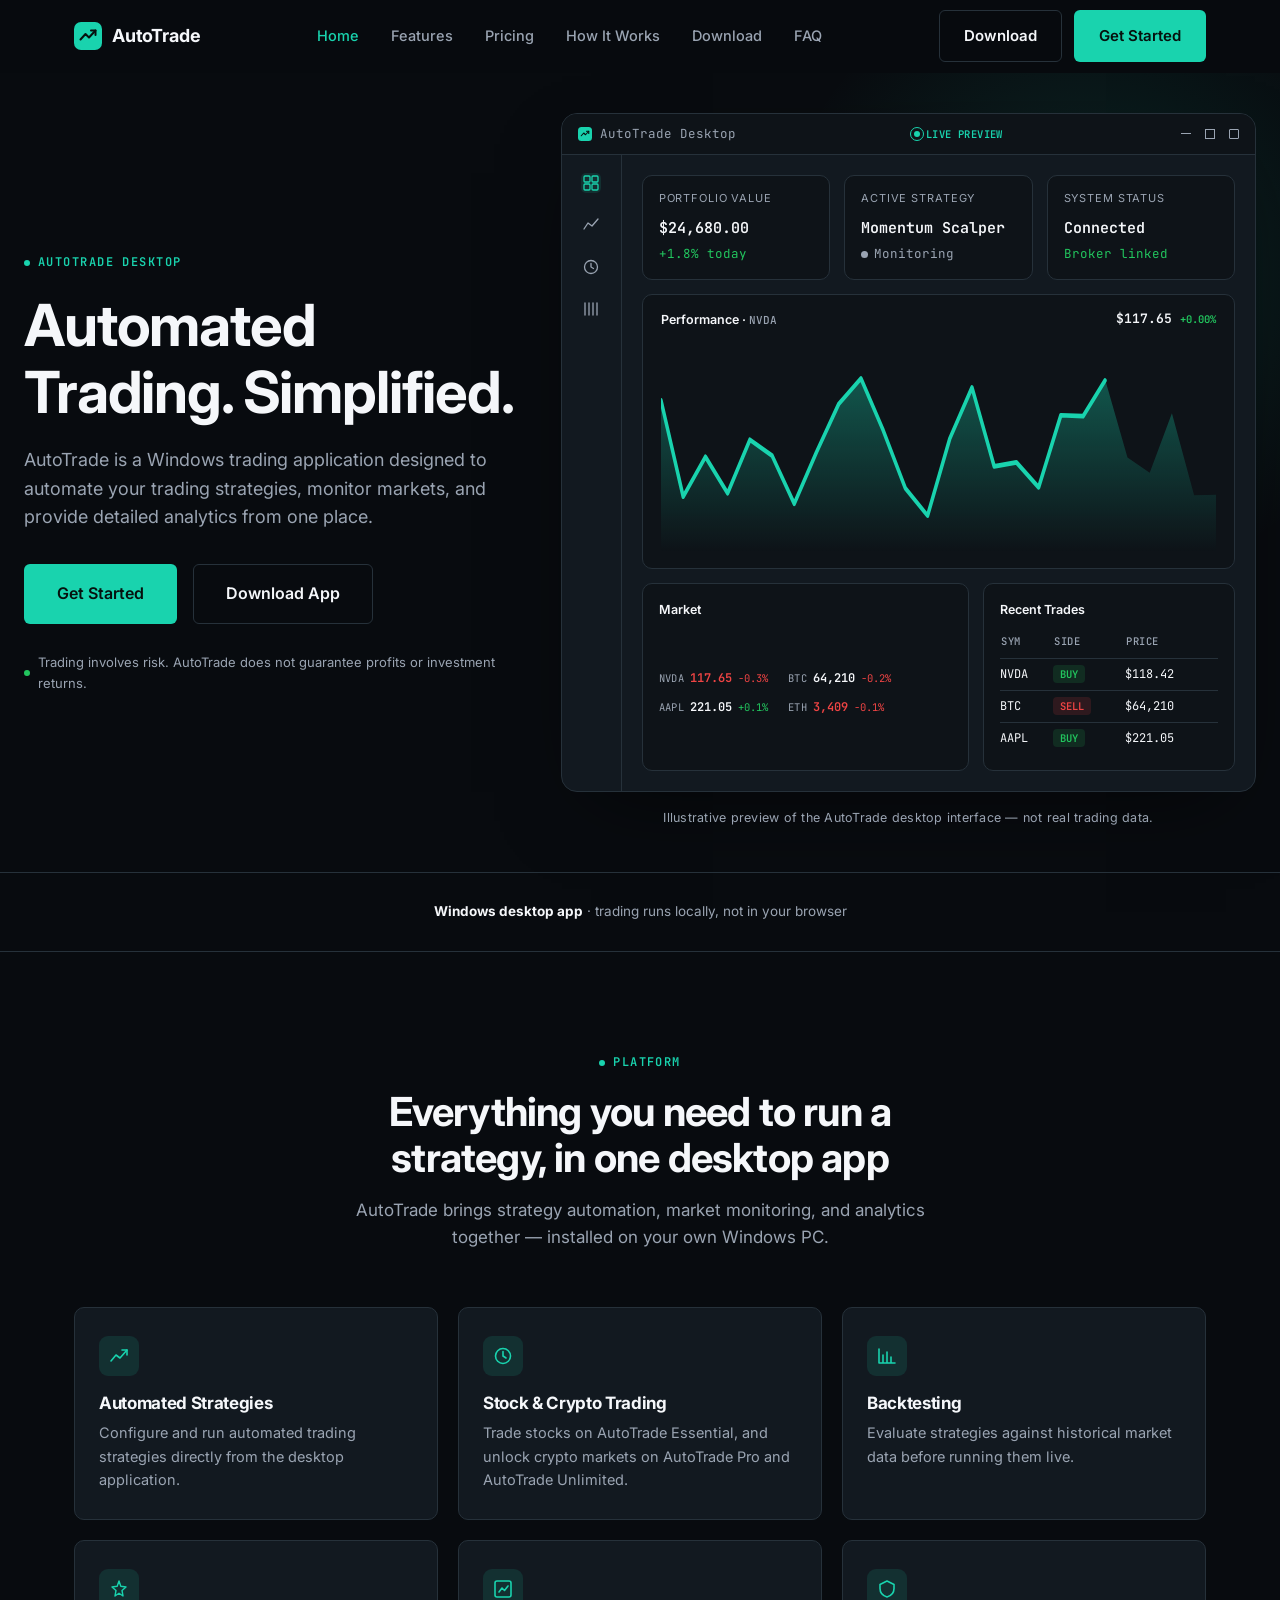
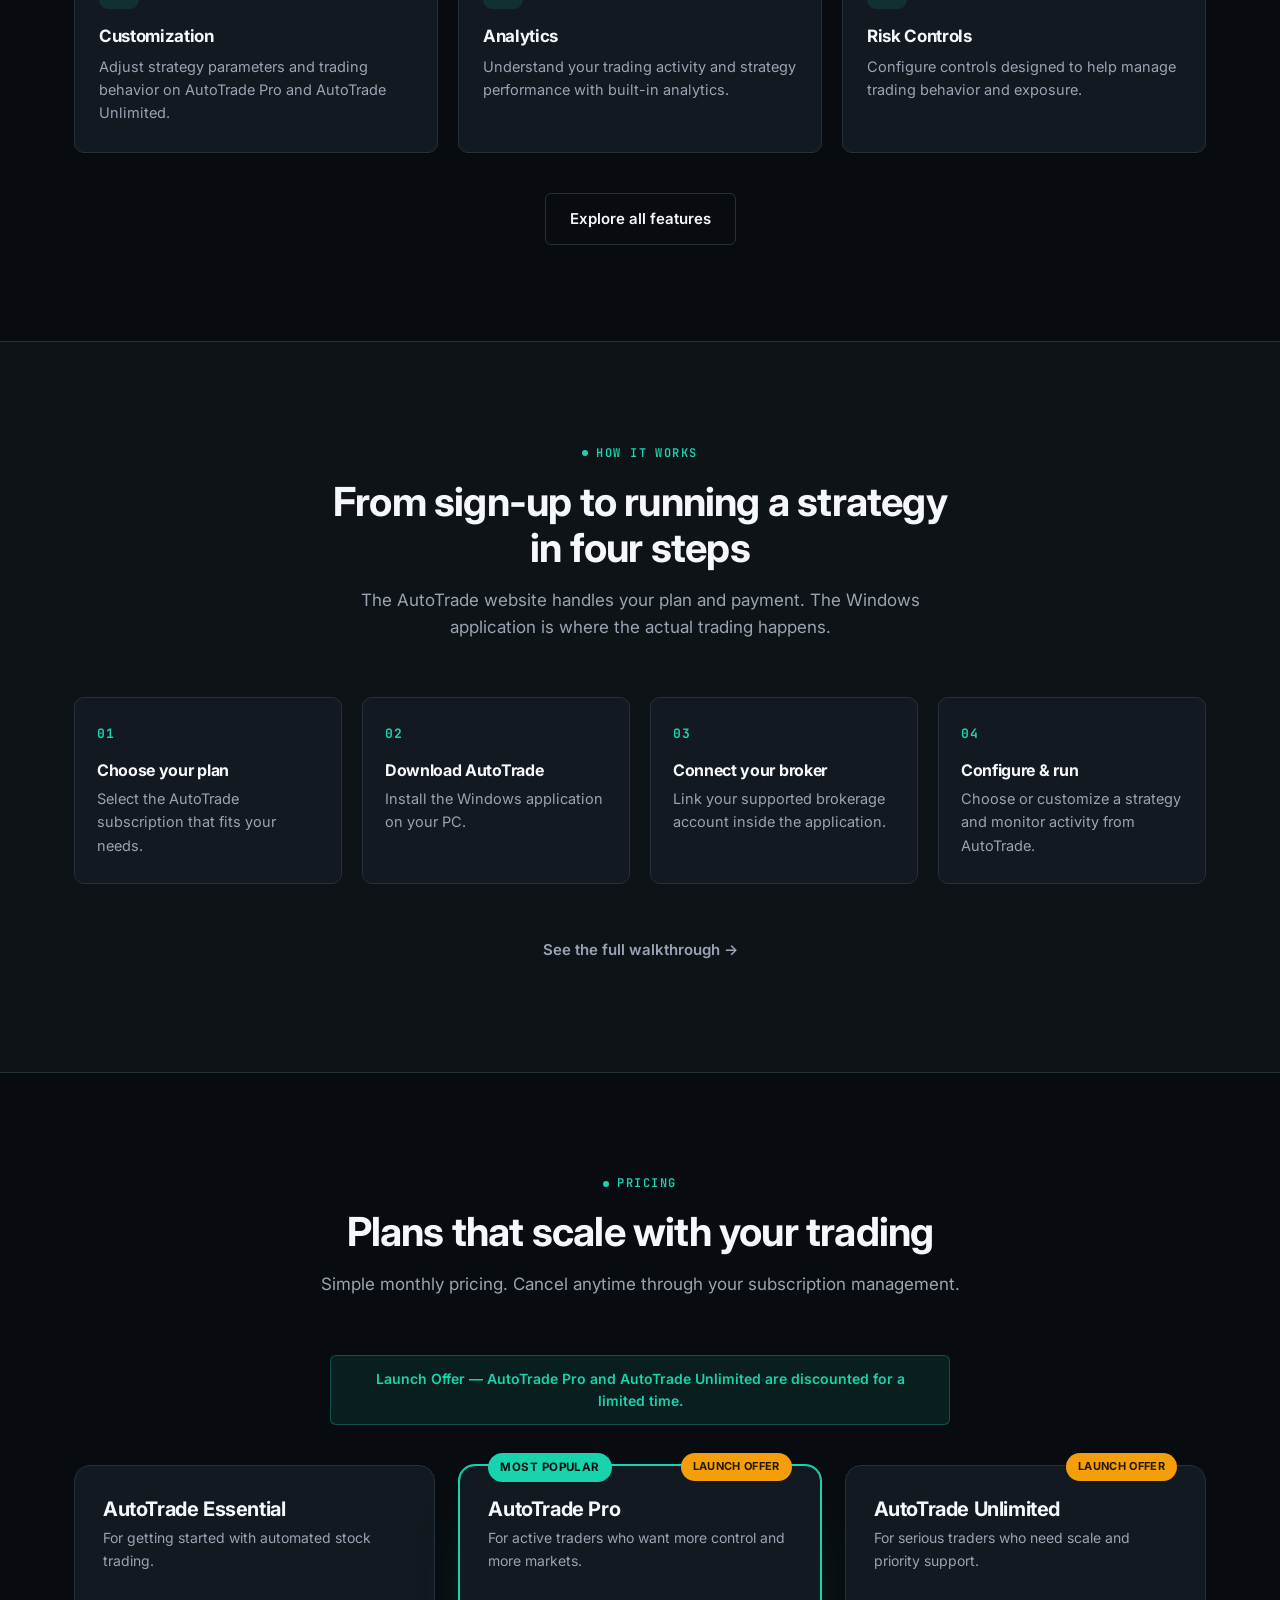
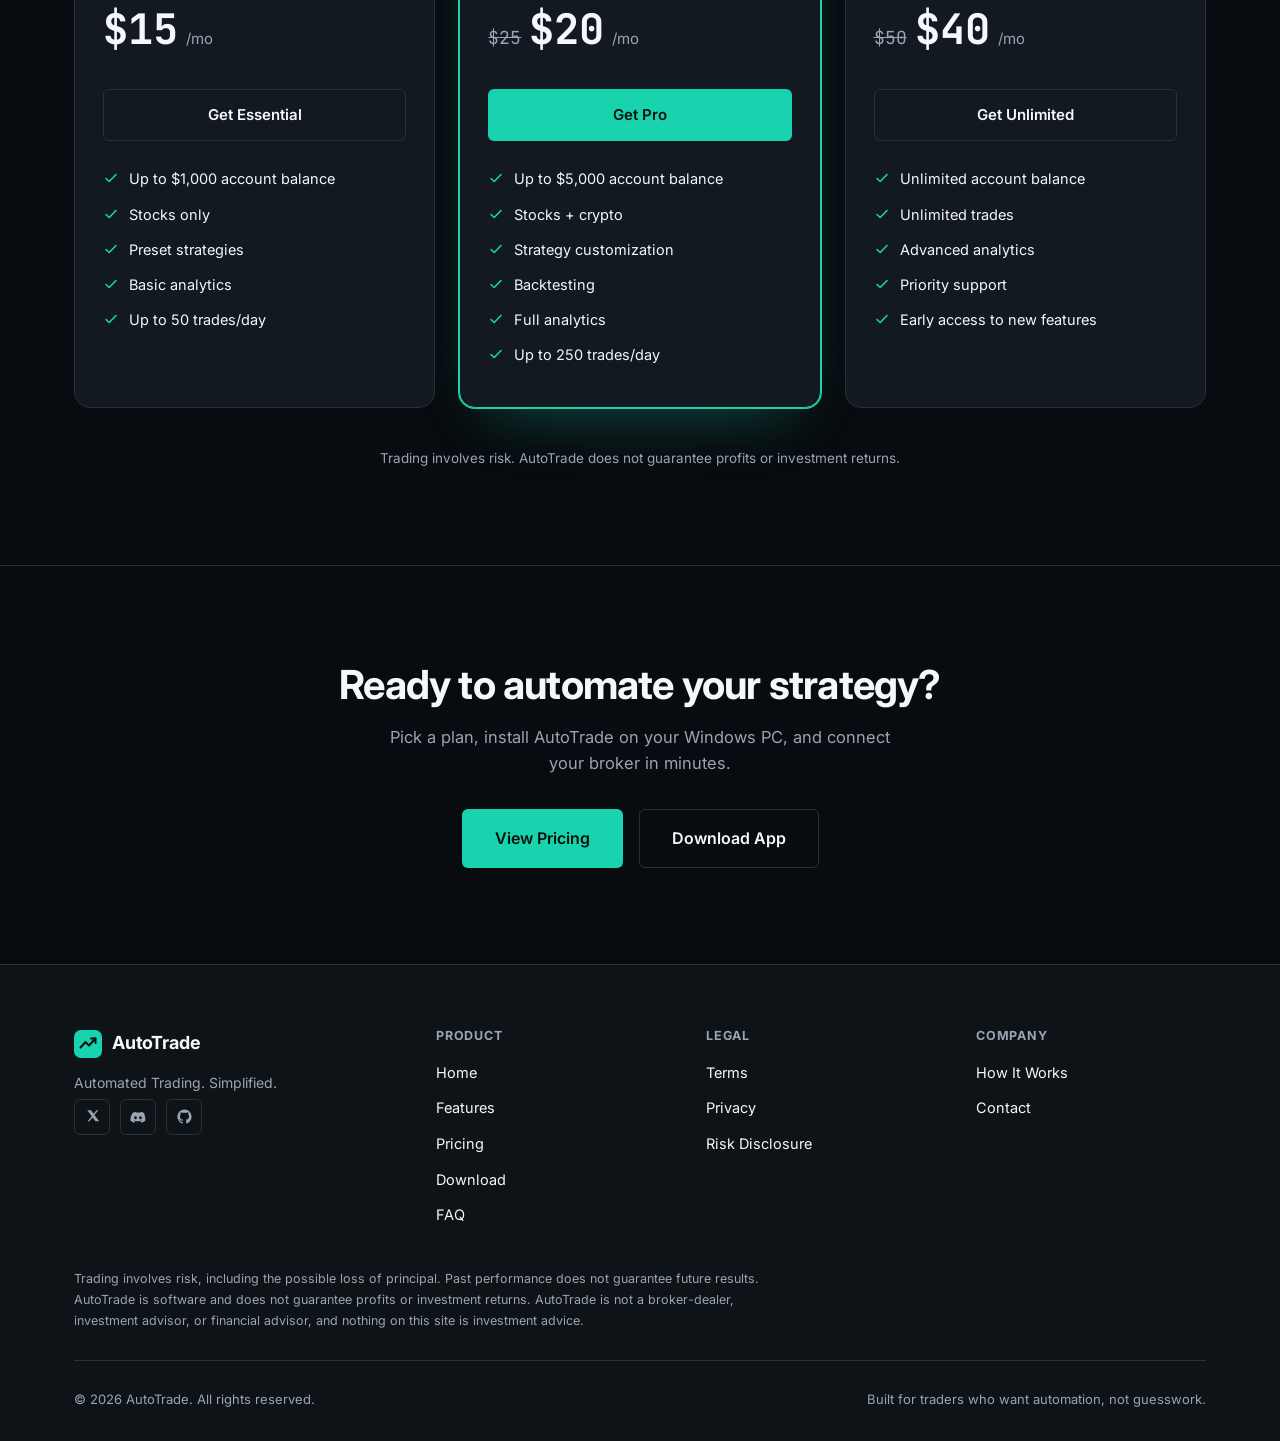
<file: index.html>
<!DOCTYPE html>
<html lang="en">
<head>
  <meta charset="UTF-8" />
  <meta name="viewport" content="width=device-width, initial-scale=1.0" />
  <title>AutoTrade — Automated Trading Software</title>
  <meta name="description" content="AutoTrade is a Windows trading application designed to automate strategies, analyze trading activity, and simplify automated trading." />

  <meta property="og:type" content="website" />
  <meta property="og:title" content="AutoTrade — Automated Trading Software" />
  <meta property="og:description" content="AutoTrade is a Windows trading application designed to automate strategies, analyze trading activity, and simplify automated trading." />
  <meta property="og:site_name" content="AutoTrade" />
  <meta name="twitter:card" content="summary" />

  <link rel="icon" type="image/svg+xml" href="assets/favicon.svg" />
  <link rel="preconnect" href="https://fonts.googleapis.com" />
  <link rel="preconnect" href="https://fonts.gstatic.com" crossorigin />
  <link href="https://fonts.googleapis.com/css2?family=Inter:wght@400;500;600;700;800&family=JetBrains+Mono:wght@400;500;600;700&display=swap" rel="stylesheet" />
  <link rel="stylesheet" href="css/style.css" />
</head>
<body>
  <div id="header-mount"></div>

  <main id="main">
    <!-- ============================= HERO ============================= -->
    <section class="hero">
      <div class="container hero-grid">
        <div class="hero-copy">
          <span class="eyebrow reveal">AutoTrade Desktop</span>
          <h1 class="reveal reveal-delay-1">Automated Trading. Simplified.</h1>
          <p class="lede reveal reveal-delay-2">
            AutoTrade is a Windows trading application designed to automate your trading
            strategies, monitor markets, and provide detailed analytics from one place.
          </p>
          <div class="hero-actions reveal reveal-delay-3">
            <a href="pricing.html" class="btn btn-primary btn-lg">Get Started</a>
            <a href="download.html" class="btn btn-secondary btn-lg">Download App</a>
          </div>
          <div class="hero-note reveal reveal-delay-4">
            <span class="dot"></span>
            Trading involves risk. AutoTrade does not guarantee profits or investment returns.
          </div>
        </div>

        <div class="hero-visual reveal reveal-delay-2">
          <div class="dashboard" aria-hidden="true">
            <div class="dashboard-titlebar">
              <div class="dashboard-titlebar-label">
                <svg class="dashboard-titlebar-mark" viewBox="0 0 28 28" fill="none"><rect width="28" height="28" rx="7" fill="#19D3AE"/><path d="M6.5 17.5L11.5 12L15 15.5L21.5 8.5" stroke="#06110E" stroke-width="2.2" stroke-linecap="round" stroke-linejoin="round" fill="none"/><path d="M17 8.5H21.5V13" stroke="#06110E" stroke-width="2.2" stroke-linecap="round" stroke-linejoin="round" fill="none"/></svg>
                AutoTrade Desktop
              </div>
              <span class="live-badge"><span class="live-badge-dot"></span>Live Preview</span>
              <div class="dashboard-window-controls">
                <span></span><span></span><span></span>
              </div>
            </div>
            <div class="dashboard-body">
              <div class="dashboard-rail">
                <div class="dashboard-rail-icon is-active" tabindex="0">
                  <svg width="16" height="16" viewBox="0 0 16 16" fill="none"><rect x="1" y="1" width="6" height="6" rx="1" stroke="currentColor" stroke-width="1.3"/><rect x="9" y="1" width="6" height="6" rx="1" stroke="currentColor" stroke-width="1.3"/><rect x="1" y="9" width="6" height="6" rx="1" stroke="currentColor" stroke-width="1.3"/><rect x="9" y="9" width="6" height="6" rx="1" stroke="currentColor" stroke-width="1.3"/></svg>
                </div>
                <div class="dashboard-rail-icon" tabindex="0">
                  <svg width="16" height="16" viewBox="0 0 16 16" fill="none"><path d="M1 12L5 6L9 9L15 2" stroke="currentColor" stroke-width="1.3" stroke-linecap="round" stroke-linejoin="round"/></svg>
                </div>
                <div class="dashboard-rail-icon" tabindex="0">
                  <svg width="16" height="16" viewBox="0 0 16 16" fill="none"><circle cx="8" cy="8" r="6.5" stroke="currentColor" stroke-width="1.3"/><path d="M8 4.5V8L10.5 9.5" stroke="currentColor" stroke-width="1.3" stroke-linecap="round"/></svg>
                </div>
                <div class="dashboard-rail-icon" tabindex="0">
                  <svg width="16" height="16" viewBox="0 0 16 16" fill="none"><path d="M2 14V9M2 9V2M6 14V6M6 6V2M10 14V11M10 11V2M14 14V4M14 4V2" stroke="currentColor" stroke-width="1.3" stroke-linecap="round"/></svg>
                </div>
              </div>

              <div class="dashboard-main">
                <div class="dashboard-row">
                  <div class="dashboard-card">
                    <div class="dashboard-card-label">Portfolio Value</div>
                    <div class="dashboard-card-value" id="dash-portfolio-value" data-count-to="24680">$0.00</div>
                    <span class="dashboard-card-delta up" id="dash-portfolio-delta">+1.8% today</span>
                  </div>
                  <div class="dashboard-card">
                    <div class="dashboard-card-label">Active Strategy</div>
                    <div class="dashboard-card-value" style="font-size: 15px;">Momentum Scalper</div>
                    <span class="status-pulse" id="dash-strategy-status"><span class="status-pulse-dot"></span>Running</span>
                  </div>
                  <div class="dashboard-card">
                    <div class="dashboard-card-label">System Status</div>
                    <div class="dashboard-card-value" style="font-size: 15px;">Connected</div>
                    <span class="dashboard-card-delta up">Broker linked</span>
                  </div>
                </div>

                <div class="dashboard-panel dashboard-panel-chart dashboard-panel-hero-chart">
                  <div class="dashboard-panel-head">
                    <span class="dashboard-panel-title">
                      Performance · <span id="dash-chart-symbol" class="mono">NVDA</span>
                    </span>
                    <span class="chart-price-readout">
                      <span class="mono" id="dash-chart-price">$118.42</span>
                      <span class="dashboard-card-delta up" id="dash-chart-tick-delta">+0.00</span>
                    </span>
                  </div>
                  <svg class="chart-svg" id="dash-chart-svg" viewBox="0 0 320 90" preserveAspectRatio="none">
                    <defs>
                      <linearGradient id="chartGradient" x1="0" y1="0" x2="0" y2="1">
                        <stop offset="0%" stop-color="#19D3AE" stop-opacity="0.35" />
                        <stop offset="100%" stop-color="#19D3AE" stop-opacity="0" />
                      </linearGradient>
                    </defs>
                    <path class="chart-fill" id="dash-chart-fill" d="M0,70 L20,64 L45,68 L70,52 L95,58 L120,40 L145,46 L170,30 L195,36 L220,22 L245,28 L270,14 L295,20 L320,8 L320,90 L0,90 Z" />
                    <path class="chart-line" id="dash-chart-line" d="M0,70 L20,64 L45,68 L70,52 L95,58 L120,40 L145,46 L170,30 L195,36 L220,22 L245,28 L270,14 L295,20 L320,8" />
                    <circle class="chart-hover-dot" id="dash-chart-dot" r="3.2" cx="320" cy="8" opacity="0" />
                    <line class="chart-position-line" id="dash-position-line" x1="0" y1="0" x2="0" y2="0" opacity="0" />
                    <g class="chart-marker chart-marker-entry" id="dash-entry-marker" opacity="0">
                      <g class="chart-marker-inner">
                        <circle class="chart-marker-dot" r="3" />
                        <text class="chart-marker-label" id="dash-entry-label" text-anchor="middle">
                          <tspan x="0" dy="0"></tspan>
                          <tspan x="0" dy="8"></tspan>
                          <tspan x="0" dy="8"></tspan>
                        </text>
                      </g>
                    </g>
                    <g class="chart-marker chart-marker-exit" id="dash-exit-marker" opacity="0">
                      <g class="chart-marker-inner">
                        <circle class="chart-marker-dot" r="3" />
                        <text class="chart-marker-label" id="dash-exit-label" text-anchor="middle">
                          <tspan x="0" dy="0"></tspan>
                          <tspan x="0" dy="8"></tspan>
                          <tspan x="0" dy="8"></tspan>
                        </text>
                      </g>
                    </g>
                  </svg>
                  <div class="chart-tooltip" id="dash-chart-tooltip" role="status" aria-hidden="true"></div>
                </div>

                <div class="dashboard-two-col">
                  <div class="dashboard-panel dashboard-panel-market">
                    <div class="dashboard-panel-head">
                      <span class="dashboard-panel-title">Market</span>
                    </div>
                    <div class="dashboard-watchlist" id="dash-watchlist">
                      <div class="watchlist-item" data-symbol="NVDA">
                        <span class="wl-sym">NVDA</span>
                        <span class="wl-price" data-wl-price>118.42</span>
                        <span class="wl-chg up" data-wl-chg>+0.4%</span>
                      </div>
                      <div class="watchlist-item" data-symbol="BTC">
                        <span class="wl-sym">BTC</span>
                        <span class="wl-price" data-wl-price>64,210</span>
                        <span class="wl-chg down" data-wl-chg>-0.2%</span>
                      </div>
                      <div class="watchlist-item" data-symbol="AAPL">
                        <span class="wl-sym">AAPL</span>
                        <span class="wl-price" data-wl-price>221.05</span>
                        <span class="wl-chg up" data-wl-chg>+0.1%</span>
                      </div>
                      <div class="watchlist-item" data-symbol="ETH">
                        <span class="wl-sym">ETH</span>
                        <span class="wl-price" data-wl-price>3,412</span>
                        <span class="wl-chg up" data-wl-chg>+0.6%</span>
                      </div>
                    </div>
                  </div>
                  <div class="dashboard-panel">
                    <div class="dashboard-panel-head">
                      <span class="dashboard-panel-title">Recent Trades</span>
                    </div>
                    <table class="trades-table">
                      <thead>
                        <tr><th>Sym</th><th>Side</th><th>Price</th></tr>
                      </thead>
                      <tbody id="dash-trades-body">
                        <tr><td>NVDA</td><td><span class="side-tag buy">BUY</span></td><td>$118.42</td></tr>
                        <tr><td>BTC</td><td><span class="side-tag sell">SELL</span></td><td>$64,210</td></tr>
                        <tr><td>AAPL</td><td><span class="side-tag buy">BUY</span></td><td>$221.05</td></tr>
                      </tbody>
                    </table>
                  </div>
                </div>
              </div>
            </div>
          </div>
          <p class="dashboard-caption">Illustrative preview of the AutoTrade desktop interface — not real trading data.</p>
        </div>
      </div>
    </section>

    <!-- ============================= TRUST BAR ============================= -->
    <div class="trust-bar reveal">
      <div class="container">
        <span><strong>Windows desktop app</strong> · trading runs locally, not in your browser</span>
      </div>
    </div>

    <!-- ============================= FEATURES PREVIEW ============================= -->
    <section id="features">
      <div class="container">
        <div class="section-head center reveal">
          <span class="eyebrow">Platform</span>
          <h2>Everything you need to run a strategy, in one desktop app</h2>
          <p>AutoTrade brings strategy automation, market monitoring, and analytics together — installed on your own Windows PC.</p>
        </div>

        <div class="feature-grid">
          <div class="feature-card reveal">
            <div class="feature-icon">
              <svg width="20" height="20" viewBox="0 0 20 20" fill="none"><path d="M2 15L7 9L11 12L18 4" stroke="currentColor" stroke-width="1.6" stroke-linecap="round" stroke-linejoin="round"/><path d="M13 4H18V9" stroke="currentColor" stroke-width="1.6" stroke-linecap="round" stroke-linejoin="round"/></svg>
            </div>
            <h3>Automated Strategies</h3>
            <p>Configure and run automated trading strategies directly from the desktop application.</p>
          </div>
          <div class="feature-card reveal reveal-delay-1">
            <div class="feature-icon">
              <svg width="20" height="20" viewBox="0 0 20 20" fill="none"><circle cx="10" cy="10" r="7.5" stroke="currentColor" stroke-width="1.6"/><path d="M10 5.5V10L13 12" stroke="currentColor" stroke-width="1.6" stroke-linecap="round"/></svg>
            </div>
            <h3>Stock &amp; Crypto Trading</h3>
            <p>Trade stocks on AutoTrade Essential, and unlock crypto markets on AutoTrade Pro and AutoTrade Unlimited.</p>
          </div>
          <div class="feature-card reveal reveal-delay-2">
            <div class="feature-icon">
              <svg width="20" height="20" viewBox="0 0 20 20" fill="none"><path d="M2 17V3M2 17H18M6 17V9M10 17V6M14 17V11" stroke="currentColor" stroke-width="1.6" stroke-linecap="round" stroke-linejoin="round"/></svg>
            </div>
            <h3>Backtesting</h3>
            <p>Evaluate strategies against historical market data before running them live.</p>
          </div>
          <div class="feature-card reveal">
            <div class="feature-icon">
              <svg width="20" height="20" viewBox="0 0 20 20" fill="none"><path d="M10 2L11.8 7.2L17 8L13 11.5L14 17L10 14.2L6 17L7 11.5L3 8L8.2 7.2L10 2Z" stroke="currentColor" stroke-width="1.4" stroke-linejoin="round"/></svg>
            </div>
            <h3>Customization</h3>
            <p>Adjust strategy parameters and trading behavior on AutoTrade Pro and AutoTrade Unlimited.</p>
          </div>
          <div class="feature-card reveal reveal-delay-1">
            <div class="feature-icon">
              <svg width="20" height="20" viewBox="0 0 20 20" fill="none"><rect x="2" y="2" width="16" height="16" rx="2" stroke="currentColor" stroke-width="1.6"/><path d="M6 13L9 9L11.5 11.5L15 7" stroke="currentColor" stroke-width="1.6" stroke-linecap="round" stroke-linejoin="round"/></svg>
            </div>
            <h3>Analytics</h3>
            <p>Understand your trading activity and strategy performance with built-in analytics.</p>
          </div>
          <div class="feature-card reveal reveal-delay-2">
            <div class="feature-icon">
              <svg width="20" height="20" viewBox="0 0 20 20" fill="none"><path d="M10 2L17 5.5V9.5C17 13.5 14 16.8 10 18C6 16.8 3 13.5 3 9.5V5.5L10 2Z" stroke="currentColor" stroke-width="1.6" stroke-linejoin="round"/></svg>
            </div>
            <h3>Risk Controls</h3>
            <p>Configure controls designed to help manage trading behavior and exposure.</p>
          </div>
        </div>

        <div style="text-align:center; margin-top: 40px;">
          <a href="features.html" class="btn btn-secondary">Explore all features</a>
        </div>
      </div>
    </section>

    <!-- ============================= HOW IT WORKS PREVIEW ============================= -->
    <section style="background: var(--color-bg-alt); border-top: 1px solid var(--color-border); border-bottom: 1px solid var(--color-border);">
      <div class="container">
        <div class="section-head center reveal">
          <span class="eyebrow">How it works</span>
          <h2>From sign-up to running a strategy in four steps</h2>
          <p>The AutoTrade website handles your plan and payment. The Windows application is where the actual trading happens.</p>
        </div>

        <div class="steps">
          <div class="step-card reveal">
            <div class="step-number">01</div>
            <h3>Choose your plan</h3>
            <p>Select the AutoTrade subscription that fits your needs.</p>
          </div>
          <div class="step-card reveal reveal-delay-1">
            <div class="step-number">02</div>
            <h3>Download AutoTrade</h3>
            <p>Install the Windows application on your PC.</p>
          </div>
          <div class="step-card reveal reveal-delay-2">
            <div class="step-number">03</div>
            <h3>Connect your broker</h3>
            <p>Link your supported brokerage account inside the application.</p>
          </div>
          <div class="step-card reveal reveal-delay-3">
            <div class="step-number">04</div>
            <h3>Configure &amp; run</h3>
            <p>Choose or customize a strategy and monitor activity from AutoTrade.</p>
          </div>
        </div>

        <div style="text-align:center; margin-top: 40px;">
          <a href="how-it-works.html" class="btn btn-ghost">See the full walkthrough →</a>
        </div>
      </div>
    </section>

    <!-- ============================= PRICING PREVIEW ============================= -->
    <section id="pricing">
      <div class="container">
        <div class="section-head center reveal">
          <span class="eyebrow">Pricing</span>
          <h2>Plans that scale with your trading</h2>
          <p>Simple monthly pricing. Cancel anytime through your subscription management.</p>
        </div>

        <div class="promo-banner" data-promo-banner>
          <span>Launch Offer — AutoTrade Pro and AutoTrade Unlimited are discounted for a limited time.</span>
        </div>

        <div class="pricing-grid" data-pricing-mount></div>

        <p class="pricing-disclaimer">
          Trading involves risk. AutoTrade does not guarantee profits or investment returns.
        </p>
      </div>
    </section>

    <!-- ============================= FINAL CTA ============================= -->
    <section class="final-cta">
      <div class="container">
        <h2 class="reveal">Ready to automate your strategy?</h2>
        <p class="reveal reveal-delay-1">
          Pick a plan, install AutoTrade on your Windows PC, and connect your broker in minutes.
        </p>
        <div class="final-cta-actions reveal reveal-delay-2">
          <a href="pricing.html" class="btn btn-primary btn-lg">View Pricing</a>
          <a href="download.html" class="btn btn-secondary btn-lg">Download App</a>
        </div>
      </div>
    </section>
  </main>

  <div id="footer-mount"></div>

  <script src="js/config.js"></script>
  <script src="js/components.js"></script>
  <script src="js/main.js"></script>
</body>
</html>
</file>
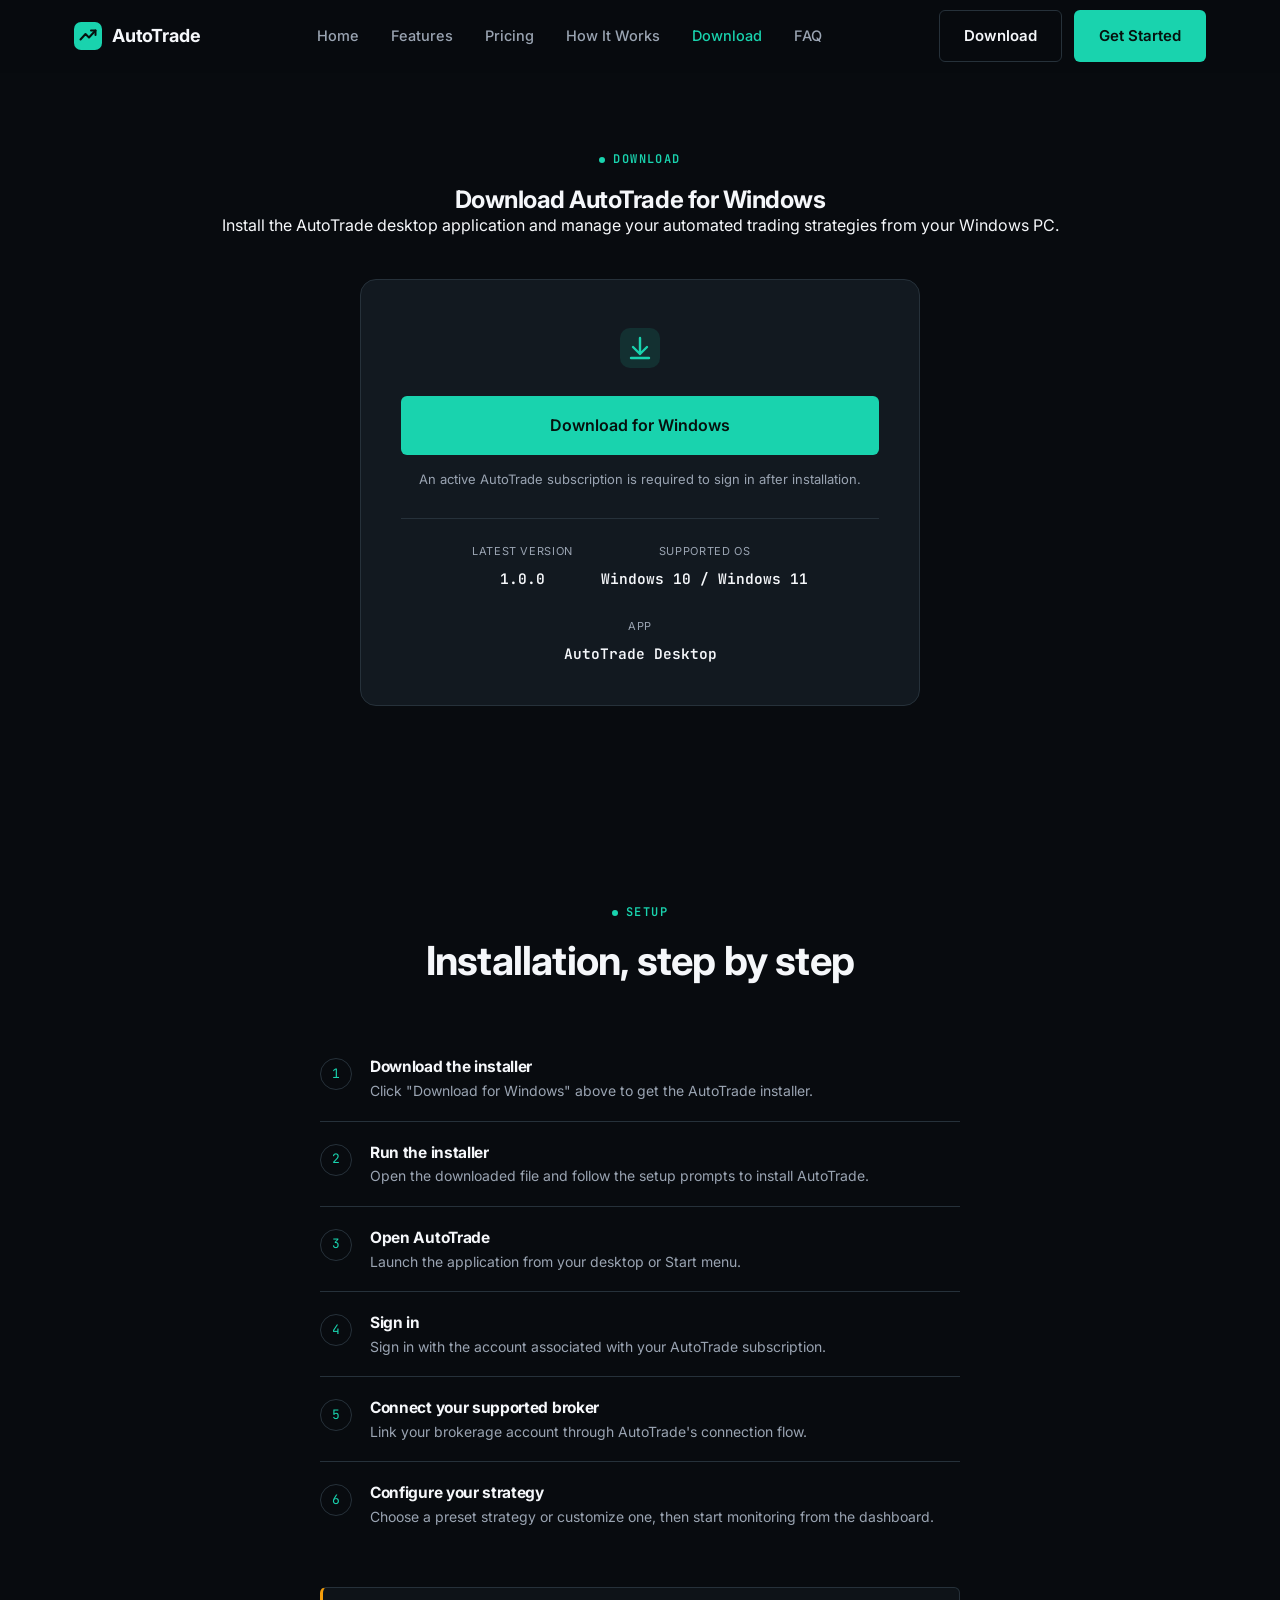
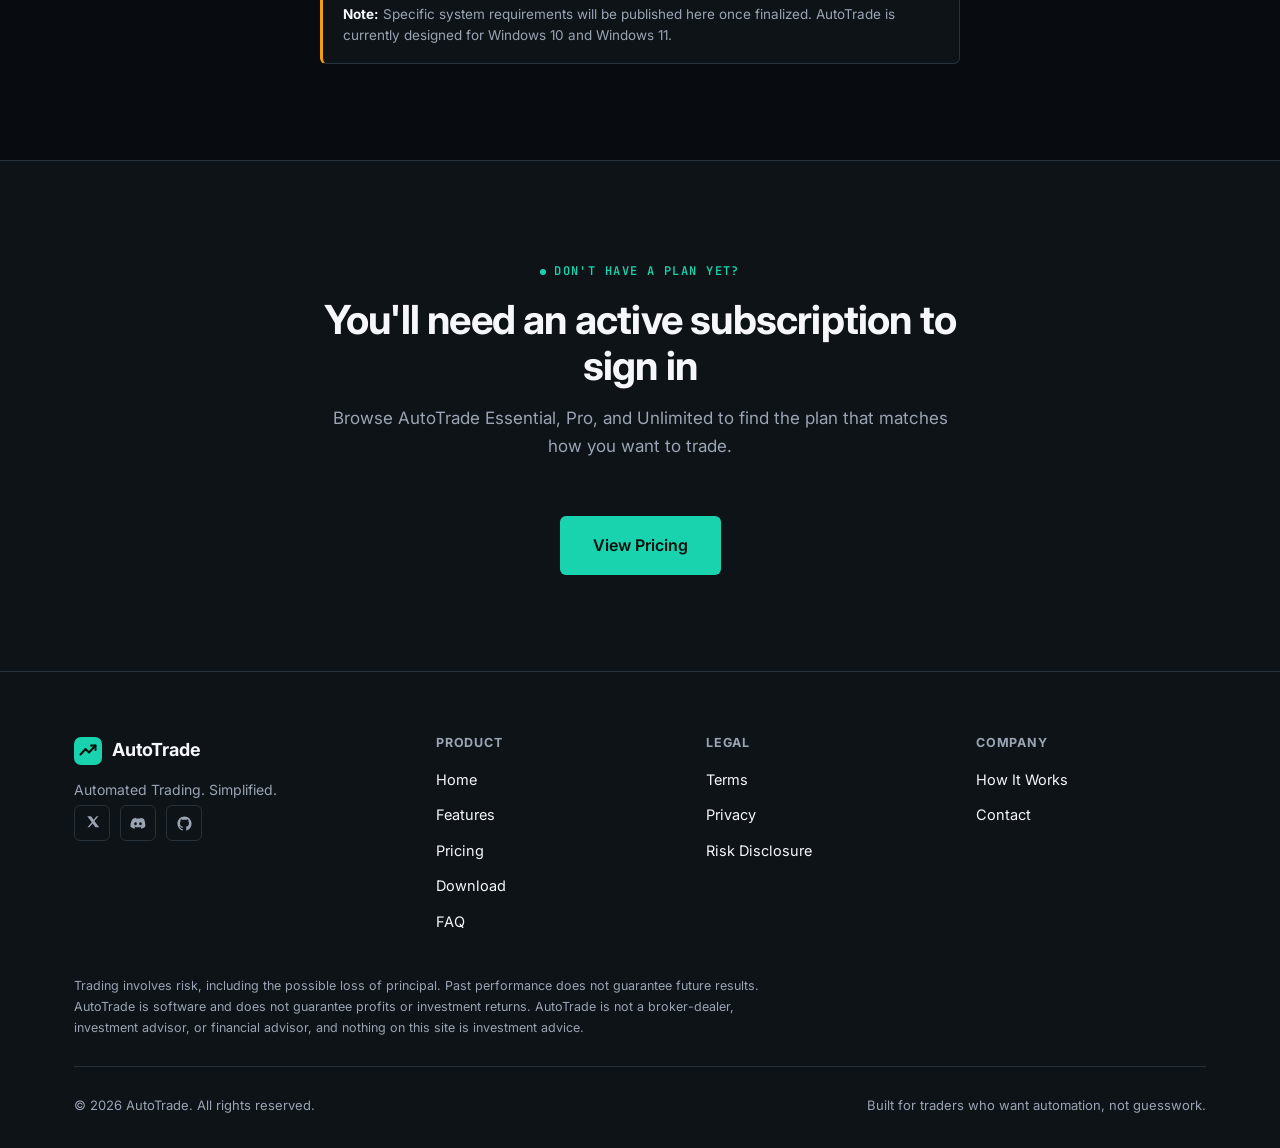
<file: download.html>
<!DOCTYPE html>
<html lang="en">
<head>
  <meta charset="UTF-8" />
  <meta name="viewport" content="width=device-width, initial-scale=1.0" />
  <title>Download AutoTrade for Windows</title>
  <meta name="description" content="Download the AutoTrade desktop application for Windows and manage your automated trading strategies from your PC." />

  <meta property="og:type" content="website" />
  <meta property="og:title" content="Download AutoTrade for Windows" />
  <meta property="og:description" content="Install the AutoTrade desktop application and manage your automated trading strategies from your Windows PC." />
  <meta property="og:site_name" content="AutoTrade" />
  <meta name="twitter:card" content="summary" />

  <link rel="icon" type="image/svg+xml" href="assets/favicon.svg" />
  <link rel="preconnect" href="https://fonts.googleapis.com" />
  <link rel="preconnect" href="https://fonts.gstatic.com" crossorigin />
  <link href="https://fonts.googleapis.com/css2?family=Inter:wght@400;500;600;700;800&family=JetBrains+Mono:wght@400;500;600;700&display=swap" rel="stylesheet" />
  <link rel="stylesheet" href="css/style.css" />
</head>
<body>
  <div id="header-mount"></div>

  <main id="main">
    <section class="download-hero">
      <div class="container">
        <span class="eyebrow reveal">Download</span>
        <h1 class="reveal reveal-delay-1">Download AutoTrade for Windows</h1>
        <p class="reveal reveal-delay-2">
          Install the AutoTrade desktop application and manage your automated trading strategies
          from your Windows PC.
        </p>

        <div class="download-card reveal reveal-delay-3">
          <div class="download-icon">
            <svg width="56" height="56" viewBox="0 0 56 56" fill="none">
              <rect x="8" y="8" width="40" height="40" rx="10" fill="rgba(25,211,174,0.12)"/>
              <path d="M28 18V34M28 34L21 27M28 34L35 27" stroke="#19D3AE" stroke-width="2.4" stroke-linecap="round" stroke-linejoin="round"/>
              <path d="M19 38H37" stroke="#19D3AE" stroke-width="2.4" stroke-linecap="round"/>
            </svg>
          </div>
          <a href="#" class="btn btn-primary btn-lg btn-block" data-download-link>Download for Windows</a>
          <p class="text-muted" style="font-size: 13px; margin-top: 14px;">
            An active AutoTrade subscription is required to sign in after installation.
          </p>

          <div class="download-meta">
            <div>
              <div class="label">Latest Version</div>
              <div class="value" data-app-version>1.0.0</div>
            </div>
            <div>
              <div class="label">Supported OS</div>
              <div class="value" data-app-platforms>Windows 10 / Windows 11</div>
            </div>
            <div>
              <div class="label">App</div>
              <div class="value">AutoTrade Desktop</div>
            </div>
          </div>
        </div>
      </div>
    </section>

    <section>
      <div class="container">
        <div class="section-head center reveal">
          <span class="eyebrow">Setup</span>
          <h2>Installation, step by step</h2>
        </div>

        <div class="install-steps">
          <div class="install-step reveal">
            <div class="install-step-number">1</div>
            <div>
              <h3>Download the installer</h3>
              <p>Click "Download for Windows" above to get the AutoTrade installer.</p>
            </div>
          </div>
          <div class="install-step reveal">
            <div class="install-step-number">2</div>
            <div>
              <h3>Run the installer</h3>
              <p>Open the downloaded file and follow the setup prompts to install AutoTrade.</p>
            </div>
          </div>
          <div class="install-step reveal">
            <div class="install-step-number">3</div>
            <div>
              <h3>Open AutoTrade</h3>
              <p>Launch the application from your desktop or Start menu.</p>
            </div>
          </div>
          <div class="install-step reveal">
            <div class="install-step-number">4</div>
            <div>
              <h3>Sign in</h3>
              <p>Sign in with the account associated with your AutoTrade subscription.</p>
            </div>
          </div>
          <div class="install-step reveal">
            <div class="install-step-number">5</div>
            <div>
              <h3>Connect your supported broker</h3>
              <p>Link your brokerage account through AutoTrade's connection flow.</p>
            </div>
          </div>
          <div class="install-step reveal">
            <div class="install-step-number">6</div>
            <div>
              <h3>Configure your strategy</h3>
              <p>Choose a preset strategy or customize one, then start monitoring from the dashboard.</p>
            </div>
          </div>
        </div>

        <div class="callout reveal" style="max-width: 640px; margin: 40px auto 0;">
          <strong>Note:</strong> Specific system requirements will be published here once finalized.
          AutoTrade is currently designed for Windows 10 and Windows 11.
        </div>
      </div>
    </section>

    <section style="background: var(--color-bg-alt); border-top: 1px solid var(--color-border);">
      <div class="container">
        <div class="section-head center reveal">
          <span class="eyebrow">Don't have a plan yet?</span>
          <h2>You'll need an active subscription to sign in</h2>
          <p>Browse AutoTrade Essential, Pro, and Unlimited to find the plan that matches how you want to trade.</p>
        </div>
        <div style="text-align:center;">
          <a href="pricing.html" class="btn btn-primary btn-lg reveal">View Pricing</a>
        </div>
      </div>
    </section>
  </main>

  <div id="footer-mount"></div>

  <script src="js/config.js"></script>
  <script src="js/components.js"></script>
  <script src="js/main.js"></script>
</body>
</html>
</file>
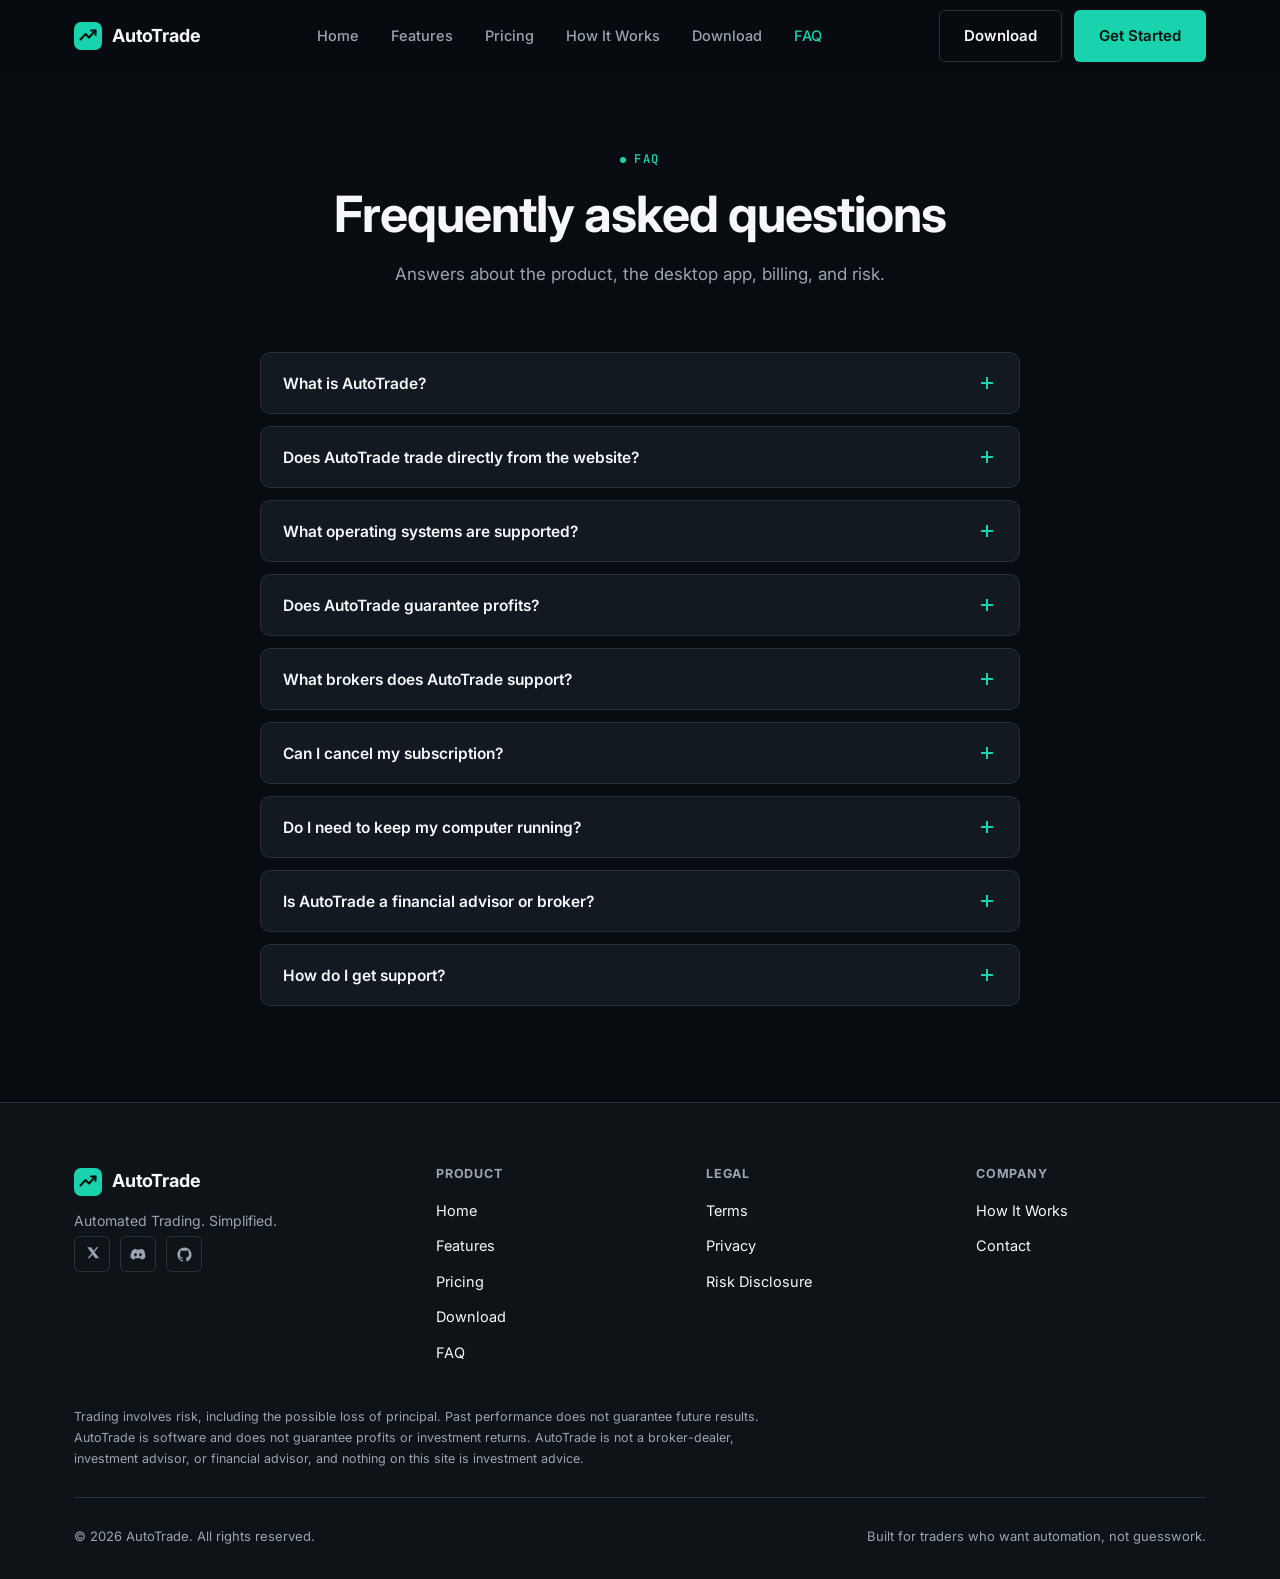
<file: faq.html>
<!DOCTYPE html>
<html lang="en">
<head>
  <meta charset="UTF-8" />
  <meta name="viewport" content="width=device-width, initial-scale=1.0" />
  <title>FAQ — AutoTrade</title>
  <meta name="description" content="Frequently asked questions about AutoTrade: what it is, supported operating systems, broker support, subscriptions, and risk." />

  <meta property="og:type" content="website" />
  <meta property="og:title" content="FAQ — AutoTrade" />
  <meta property="og:description" content="Frequently asked questions about AutoTrade." />
  <meta property="og:site_name" content="AutoTrade" />
  <meta name="twitter:card" content="summary" />

  <link rel="icon" type="image/svg+xml" href="assets/favicon.svg" />
  <link rel="preconnect" href="https://fonts.googleapis.com" />
  <link rel="preconnect" href="https://fonts.gstatic.com" crossorigin />
  <link href="https://fonts.googleapis.com/css2?family=Inter:wght@400;500;600;700;800&family=JetBrains+Mono:wght@400;500;600;700&display=swap" rel="stylesheet" />
  <link rel="stylesheet" href="css/style.css" />
</head>
<body>
  <div id="header-mount"></div>

  <main id="main">
    <section class="page-hero">
      <div class="container">
        <span class="eyebrow reveal">FAQ</span>
        <h1 class="reveal reveal-delay-1">Frequently asked questions</h1>
        <p class="reveal reveal-delay-2">Answers about the product, the desktop app, billing, and risk.</p>
      </div>
    </section>

    <section style="padding-top: 16px;">
      <div class="container">
        <div class="faq-list">

          <div class="faq-item reveal">
            <button class="faq-question" aria-expanded="false">
              What is AutoTrade?
              <span class="faq-question-icon"></span>
            </button>
            <div class="faq-answer">
              <div class="faq-answer-inner">
                AutoTrade is automated trading software delivered through a Windows desktop application.
              </div>
            </div>
          </div>

          <div class="faq-item reveal">
            <button class="faq-question" aria-expanded="false">
              Does AutoTrade trade directly from the website?
              <span class="faq-question-icon"></span>
            </button>
            <div class="faq-answer">
              <div class="faq-answer-inner">
                No. AutoTrade's trading functionality is provided through the Windows desktop application.
                The website is used for information, pricing, payment, and downloading the app.
              </div>
            </div>
          </div>

          <div class="faq-item reveal">
            <button class="faq-question" aria-expanded="false">
              What operating systems are supported?
              <span class="faq-question-icon"></span>
            </button>
            <div class="faq-answer">
              <div class="faq-answer-inner">
                AutoTrade is currently designed for Windows PCs. Check the
                <a href="download.html" style="color: var(--color-primary);">download page</a> for current supported versions.
              </div>
            </div>
          </div>

          <div class="faq-item reveal">
            <button class="faq-question" aria-expanded="false">
              Does AutoTrade guarantee profits?
              <span class="faq-question-icon"></span>
            </button>
            <div class="faq-answer">
              <div class="faq-answer-inner">
                No. AutoTrade does not guarantee profits or investment returns. Trading involves substantial
                risk, including the potential loss of money.
              </div>
            </div>
          </div>

          <div class="faq-item reveal">
            <button class="faq-question" aria-expanded="false">
              What brokers does AutoTrade support?
              <span class="faq-question-icon"></span>
            </button>
            <div class="faq-answer">
              <div class="faq-answer-inner">
                <span class="legal-placeholder"><strong>Placeholder:</strong> Supported broker list to be published here once finalized.</span>
              </div>
            </div>
          </div>

          <div class="faq-item reveal">
            <button class="faq-question" aria-expanded="false">
              Can I cancel my subscription?
              <span class="faq-question-icon"></span>
            </button>
            <div class="faq-answer">
              <div class="faq-answer-inner">
                Subscriptions are managed through Stripe. You will be able to cancel from your billing/customer
                portal. <span class="legal-placeholder"><strong>Placeholder:</strong> exact cancellation link/flow to be added once billing is finalized.</span>
              </div>
            </div>
          </div>

          <div class="faq-item reveal">
            <button class="faq-question" aria-expanded="false">
              Do I need to keep my computer running?
              <span class="faq-question-icon"></span>
            </button>
            <div class="faq-answer">
              <div class="faq-answer-inner">
                <span class="legal-placeholder"><strong>Placeholder:</strong> This depends on the final AutoTrade application architecture and will be
                confirmed here. As a desktop application, AutoTrade generally requires your PC to be on and the
                application running to actively monitor markets and execute strategies.</span>
              </div>
            </div>
          </div>

          <div class="faq-item reveal">
            <button class="faq-question" aria-expanded="false">
              Is AutoTrade a financial advisor or broker?
              <span class="faq-question-icon"></span>
            </button>
            <div class="faq-answer">
              <div class="faq-answer-inner">
                No. AutoTrade is software. It is not a broker-dealer, investment advisor, or financial advisor,
                and nothing on this website or in the application is financial advice.
              </div>
            </div>
          </div>

          <div class="faq-item reveal">
            <button class="faq-question" aria-expanded="false">
              How do I get support?
              <span class="faq-question-icon"></span>
            </button>
            <div class="faq-answer">
              <div class="faq-answer-inner">
                <span class="legal-placeholder"><strong>Placeholder:</strong> support contact/help center link to be added.</span>
              </div>
            </div>
          </div>

        </div>
      </div>
    </section>
  </main>

  <div id="footer-mount"></div>

  <script src="js/config.js"></script>
  <script src="js/components.js"></script>
  <script src="js/main.js"></script>
</body>
</html>
</file>
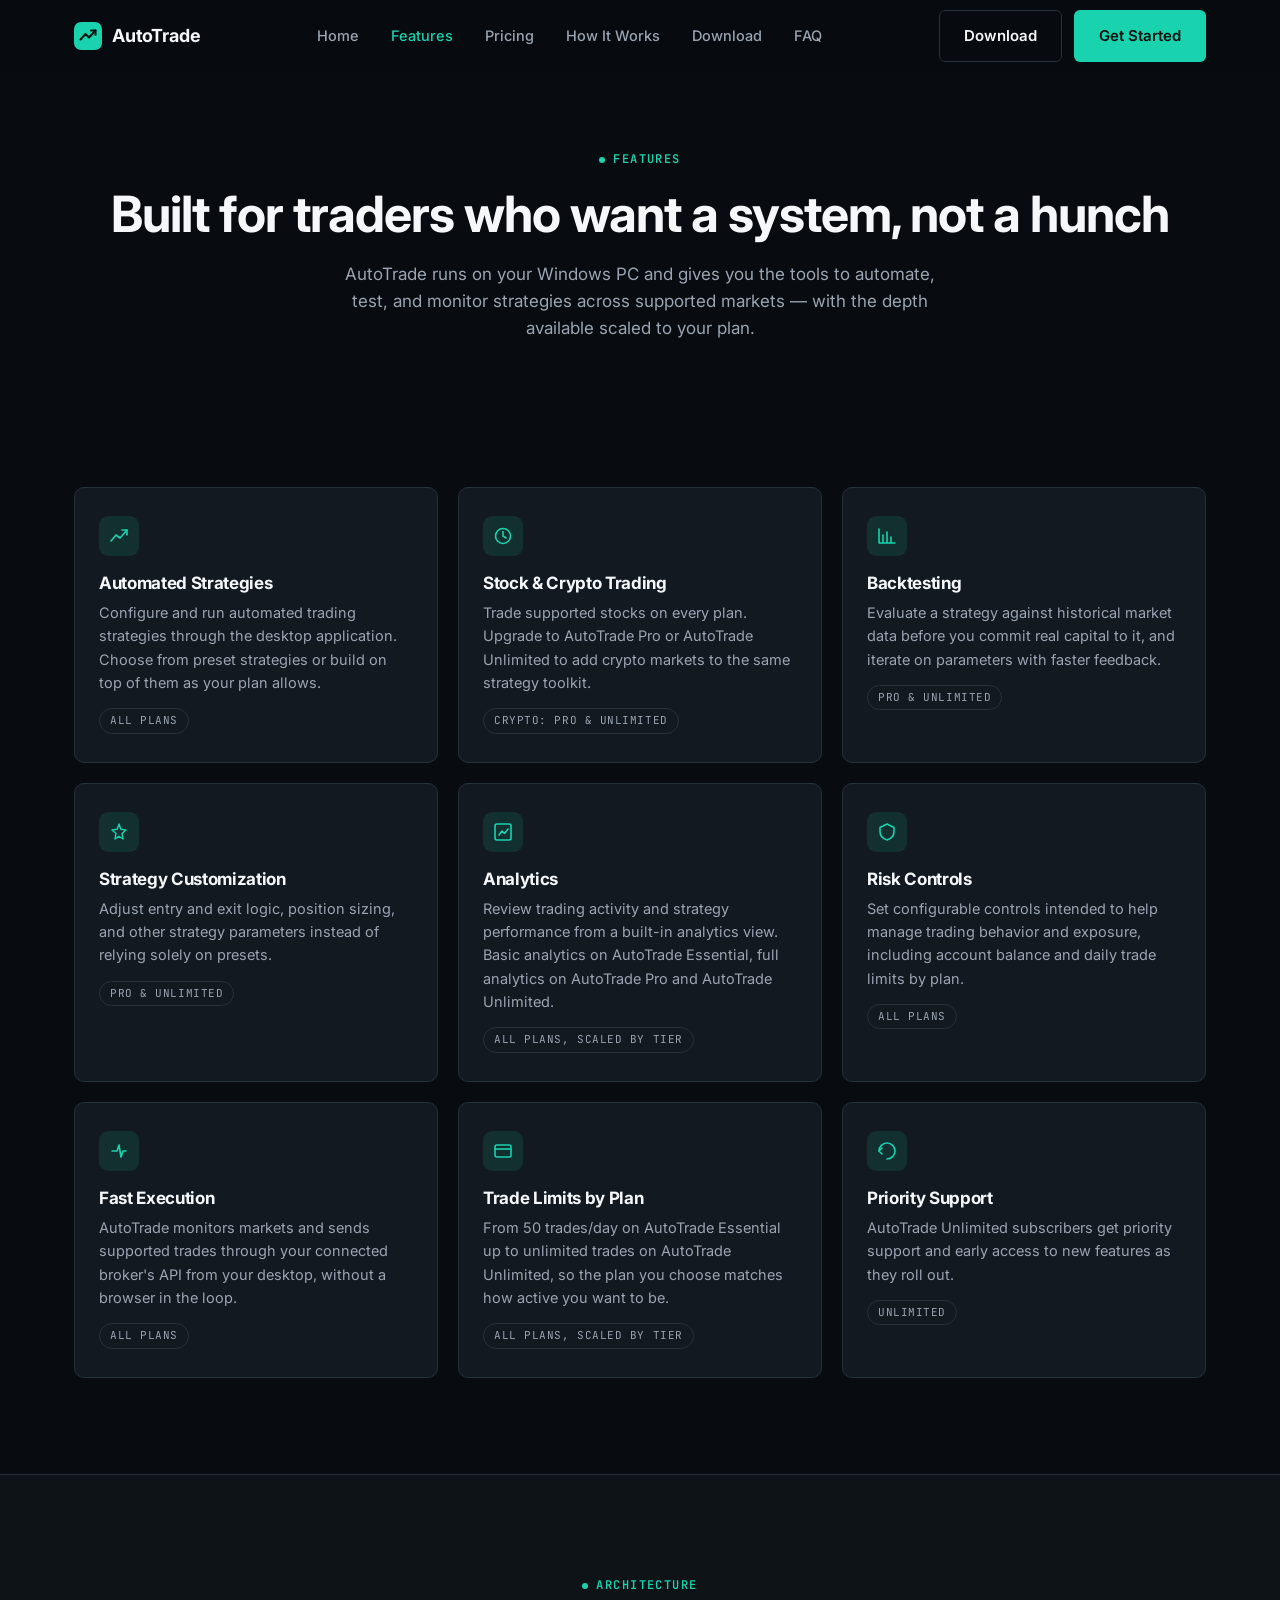
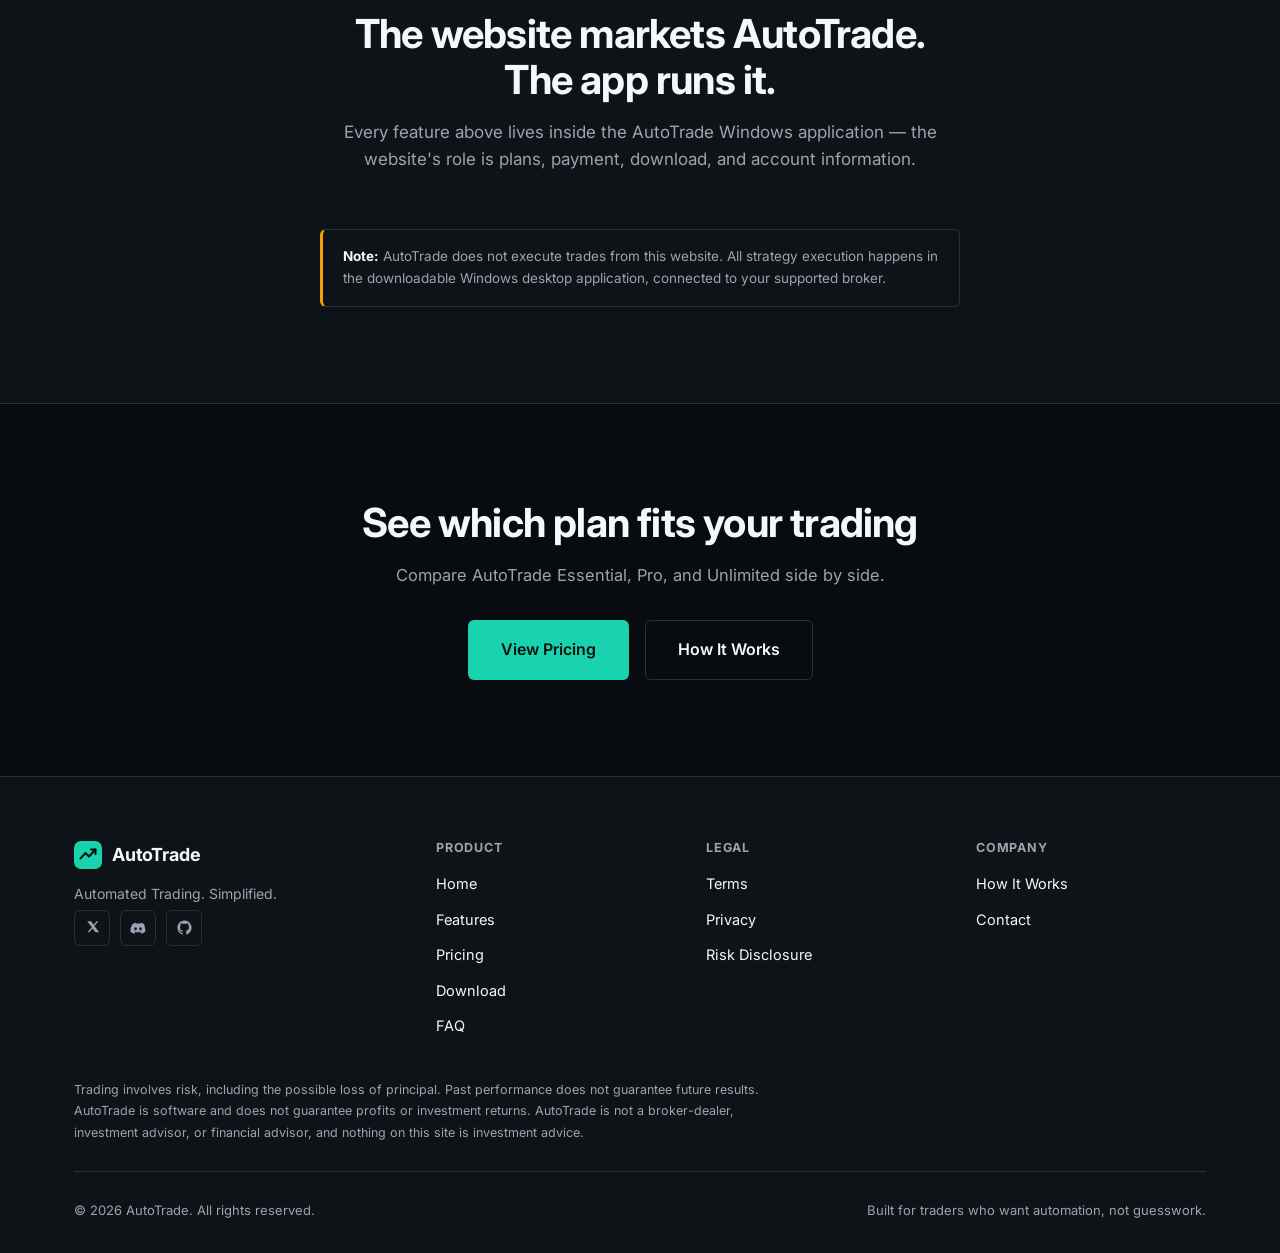
<file: features.html>
<!DOCTYPE html>
<html lang="en">
<head>
  <meta charset="UTF-8" />
  <meta name="viewport" content="width=device-width, initial-scale=1.0" />
  <title>Features — AutoTrade</title>
  <meta name="description" content="Explore AutoTrade's automated strategies, backtesting, analytics, risk controls, and stock and crypto trading — all inside the Windows desktop app." />

  <meta property="og:type" content="website" />
  <meta property="og:title" content="Features — AutoTrade" />
  <meta property="og:description" content="Explore AutoTrade's automated strategies, backtesting, analytics, risk controls, and stock and crypto trading — all inside the Windows desktop app." />
  <meta property="og:site_name" content="AutoTrade" />
  <meta name="twitter:card" content="summary" />

  <link rel="icon" type="image/svg+xml" href="assets/favicon.svg" />
  <link rel="preconnect" href="https://fonts.googleapis.com" />
  <link rel="preconnect" href="https://fonts.gstatic.com" crossorigin />
  <link href="https://fonts.googleapis.com/css2?family=Inter:wght@400;500;600;700;800&family=JetBrains+Mono:wght@400;500;600;700&display=swap" rel="stylesheet" />
  <link rel="stylesheet" href="css/style.css" />
</head>
<body>
  <div id="header-mount"></div>

  <main id="main">
    <section class="page-hero">
      <div class="container">
        <span class="eyebrow reveal">Features</span>
        <h1 class="reveal reveal-delay-1">Built for traders who want a system, not a hunch</h1>
        <p class="reveal reveal-delay-2">
          AutoTrade runs on your Windows PC and gives you the tools to automate, test, and monitor
          strategies across supported markets — with the depth available scaled to your plan.
        </p>
      </div>
    </section>

    <section>
      <div class="container">
        <div class="feature-grid">
          <div class="feature-card reveal">
            <div class="feature-icon">
              <svg width="20" height="20" viewBox="0 0 20 20" fill="none"><path d="M2 15L7 9L11 12L18 4" stroke="currentColor" stroke-width="1.6" stroke-linecap="round" stroke-linejoin="round"/><path d="M13 4H18V9" stroke="currentColor" stroke-width="1.6" stroke-linecap="round" stroke-linejoin="round"/></svg>
            </div>
            <h3>Automated Strategies</h3>
            <p>Configure and run automated trading strategies through the desktop application. Choose from preset strategies or build on top of them as your plan allows.</p>
            <span class="feature-tier">All plans</span>
          </div>

          <div class="feature-card reveal reveal-delay-1">
            <div class="feature-icon">
              <svg width="20" height="20" viewBox="0 0 20 20" fill="none"><circle cx="10" cy="10" r="7.5" stroke="currentColor" stroke-width="1.6"/><path d="M10 5.5V10L13 12" stroke="currentColor" stroke-width="1.6" stroke-linecap="round"/></svg>
            </div>
            <h3>Stock &amp; Crypto Trading</h3>
            <p>Trade supported stocks on every plan. Upgrade to AutoTrade Pro or AutoTrade Unlimited to add crypto markets to the same strategy toolkit.</p>
            <span class="feature-tier">Crypto: Pro &amp; Unlimited</span>
          </div>

          <div class="feature-card reveal reveal-delay-2">
            <div class="feature-icon">
              <svg width="20" height="20" viewBox="0 0 20 20" fill="none"><path d="M2 17V3M2 17H18M6 17V9M10 17V6M14 17V11" stroke="currentColor" stroke-width="1.6" stroke-linecap="round" stroke-linejoin="round"/></svg>
            </div>
            <h3>Backtesting</h3>
            <p>Evaluate a strategy against historical market data before you commit real capital to it, and iterate on parameters with faster feedback.</p>
            <span class="feature-tier">Pro &amp; Unlimited</span>
          </div>

          <div class="feature-card reveal">
            <div class="feature-icon">
              <svg width="20" height="20" viewBox="0 0 20 20" fill="none"><path d="M10 2L11.8 7.2L17 8L13 11.5L14 17L10 14.2L6 17L7 11.5L3 8L8.2 7.2L10 2Z" stroke="currentColor" stroke-width="1.4" stroke-linejoin="round"/></svg>
            </div>
            <h3>Strategy Customization</h3>
            <p>Adjust entry and exit logic, position sizing, and other strategy parameters instead of relying solely on presets.</p>
            <span class="feature-tier">Pro &amp; Unlimited</span>
          </div>

          <div class="feature-card reveal reveal-delay-1">
            <div class="feature-icon">
              <svg width="20" height="20" viewBox="0 0 20 20" fill="none"><rect x="2" y="2" width="16" height="16" rx="2" stroke="currentColor" stroke-width="1.6"/><path d="M6 13L9 9L11.5 11.5L15 7" stroke="currentColor" stroke-width="1.6" stroke-linecap="round" stroke-linejoin="round"/></svg>
            </div>
            <h3>Analytics</h3>
            <p>Review trading activity and strategy performance from a built-in analytics view. Basic analytics on AutoTrade Essential, full analytics on AutoTrade Pro and AutoTrade Unlimited.</p>
            <span class="feature-tier">All plans, scaled by tier</span>
          </div>

          <div class="feature-card reveal reveal-delay-2">
            <div class="feature-icon">
              <svg width="20" height="20" viewBox="0 0 20 20" fill="none"><path d="M10 2L17 5.5V9.5C17 13.5 14 16.8 10 18C6 16.8 3 13.5 3 9.5V5.5L10 2Z" stroke="currentColor" stroke-width="1.6" stroke-linejoin="round"/></svg>
            </div>
            <h3>Risk Controls</h3>
            <p>Set configurable controls intended to help manage trading behavior and exposure, including account balance and daily trade limits by plan.</p>
            <span class="feature-tier">All plans</span>
          </div>

          <div class="feature-card reveal">
            <div class="feature-icon">
              <svg width="20" height="20" viewBox="0 0 20 20" fill="none"><path d="M3 10H8L10 4L12 16L14 10H17" stroke="currentColor" stroke-width="1.6" stroke-linecap="round" stroke-linejoin="round"/></svg>
            </div>
            <h3>Fast Execution</h3>
            <p>AutoTrade monitors markets and sends supported trades through your connected broker's API from your desktop, without a browser in the loop.</p>
            <span class="feature-tier">All plans</span>
          </div>

          <div class="feature-card reveal reveal-delay-1">
            <div class="feature-icon">
              <svg width="20" height="20" viewBox="0 0 20 20" fill="none"><rect x="2" y="4" width="16" height="12" rx="2" stroke="currentColor" stroke-width="1.6"/><path d="M2 8H18" stroke="currentColor" stroke-width="1.6"/></svg>
            </div>
            <h3>Trade Limits by Plan</h3>
            <p>From 50 trades/day on AutoTrade Essential up to unlimited trades on AutoTrade Unlimited, so the plan you choose matches how active you want to be.</p>
            <span class="feature-tier">All plans, scaled by tier</span>
          </div>

          <div class="feature-card reveal reveal-delay-2">
            <div class="feature-icon">
              <svg width="20" height="20" viewBox="0 0 20 20" fill="none"><path d="M10 18C14.4 18 18 14.4 18 10C18 5.6 14.4 2 10 2C5.6 2 2 5.6 2 10" stroke="currentColor" stroke-width="1.6" stroke-linecap="round"/><path d="M2 10L5 7M2 10L5 13" stroke="currentColor" stroke-width="1.6" stroke-linecap="round" stroke-linejoin="round"/></svg>
            </div>
            <h3>Priority Support</h3>
            <p>AutoTrade Unlimited subscribers get priority support and early access to new features as they roll out.</p>
            <span class="feature-tier">Unlimited</span>
          </div>
        </div>
      </div>
    </section>

    <section style="background: var(--color-bg-alt); border-top: 1px solid var(--color-border);">
      <div class="container">
        <div class="section-head center reveal">
          <span class="eyebrow">Architecture</span>
          <h2>The website markets AutoTrade. The app runs it.</h2>
          <p>Every feature above lives inside the AutoTrade Windows application — the website's role is plans, payment, download, and account information.</p>
        </div>
        <div class="callout reveal" style="max-width: 640px; margin: 0 auto;">
          <strong>Note:</strong> AutoTrade does not execute trades from this website. All strategy execution happens
          in the downloadable Windows desktop application, connected to your supported broker.
        </div>
      </div>
    </section>

    <section class="final-cta">
      <div class="container">
        <h2 class="reveal">See which plan fits your trading</h2>
        <p class="reveal reveal-delay-1">Compare AutoTrade Essential, Pro, and Unlimited side by side.</p>
        <div class="final-cta-actions reveal reveal-delay-2">
          <a href="pricing.html" class="btn btn-primary btn-lg">View Pricing</a>
          <a href="how-it-works.html" class="btn btn-secondary btn-lg">How It Works</a>
        </div>
      </div>
    </section>
  </main>

  <div id="footer-mount"></div>

  <script src="js/config.js"></script>
  <script src="js/components.js"></script>
  <script src="js/main.js"></script>
</body>
</html>
</file>
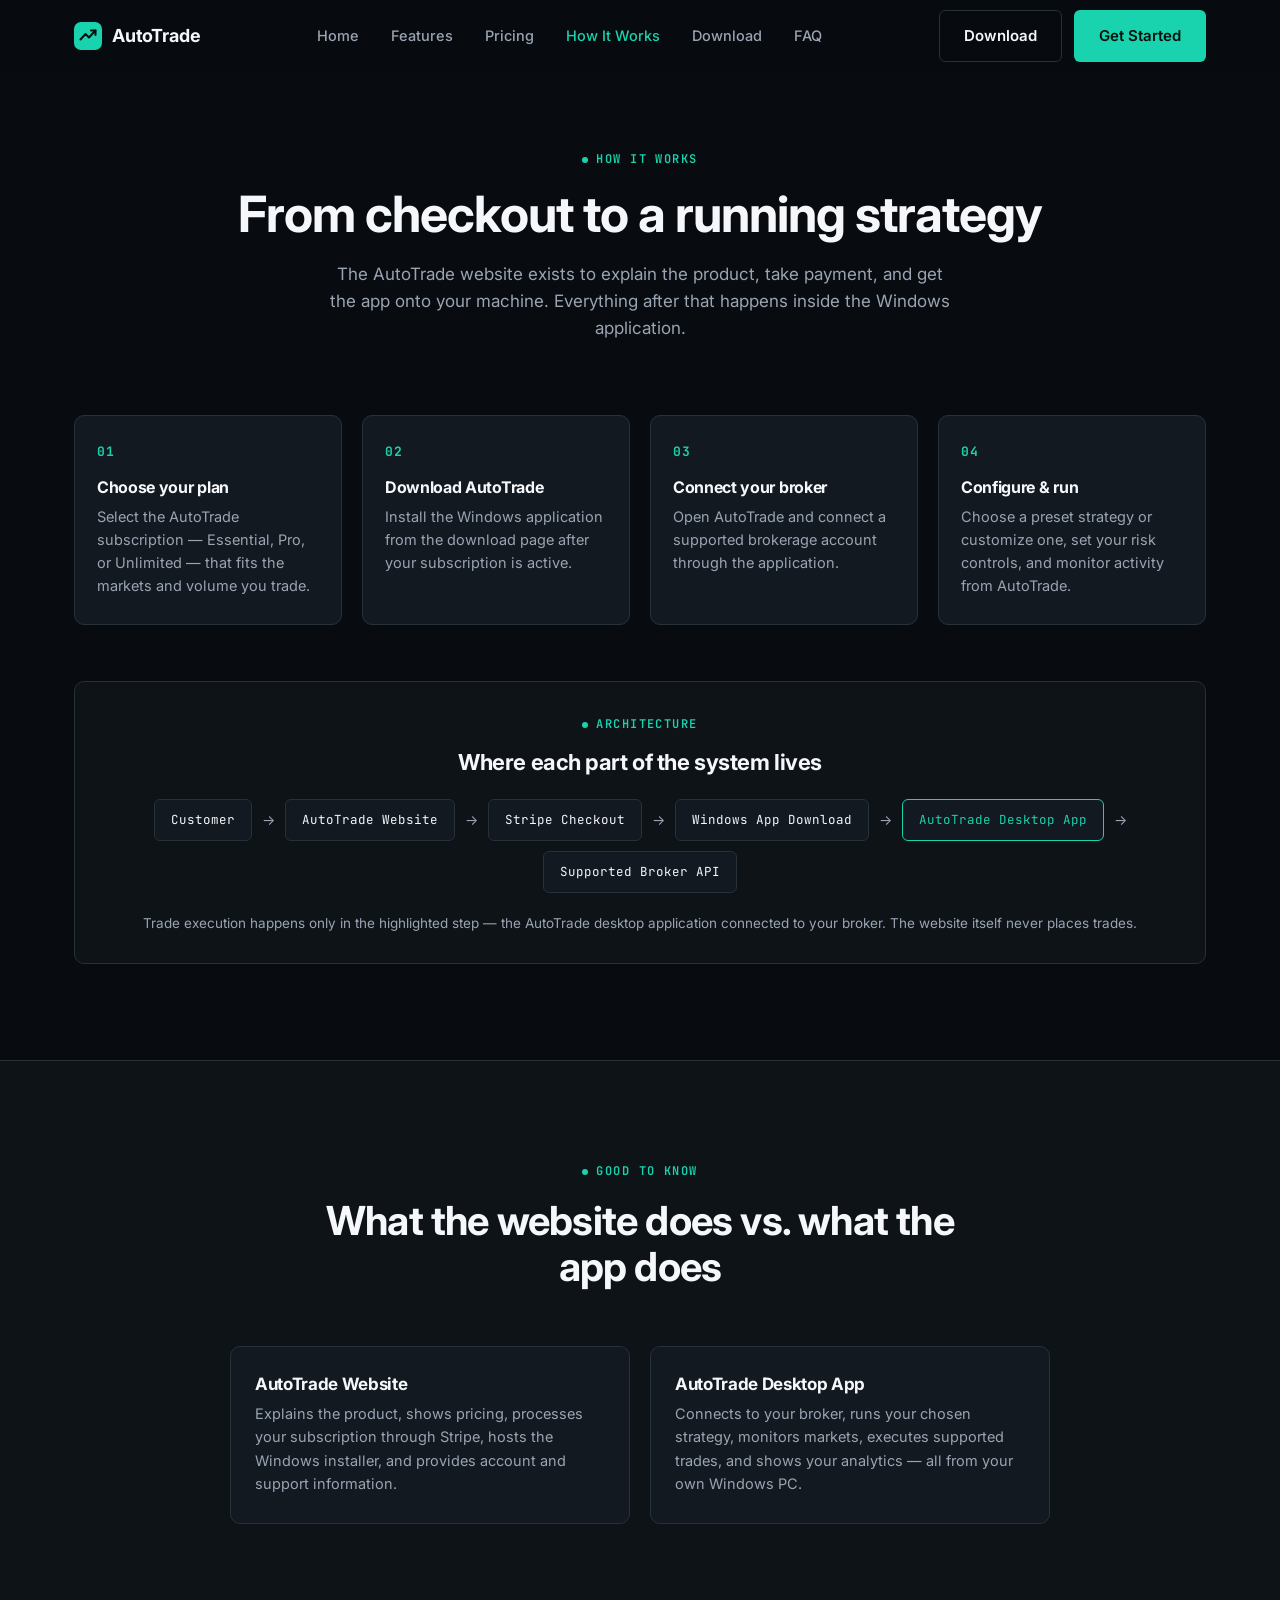
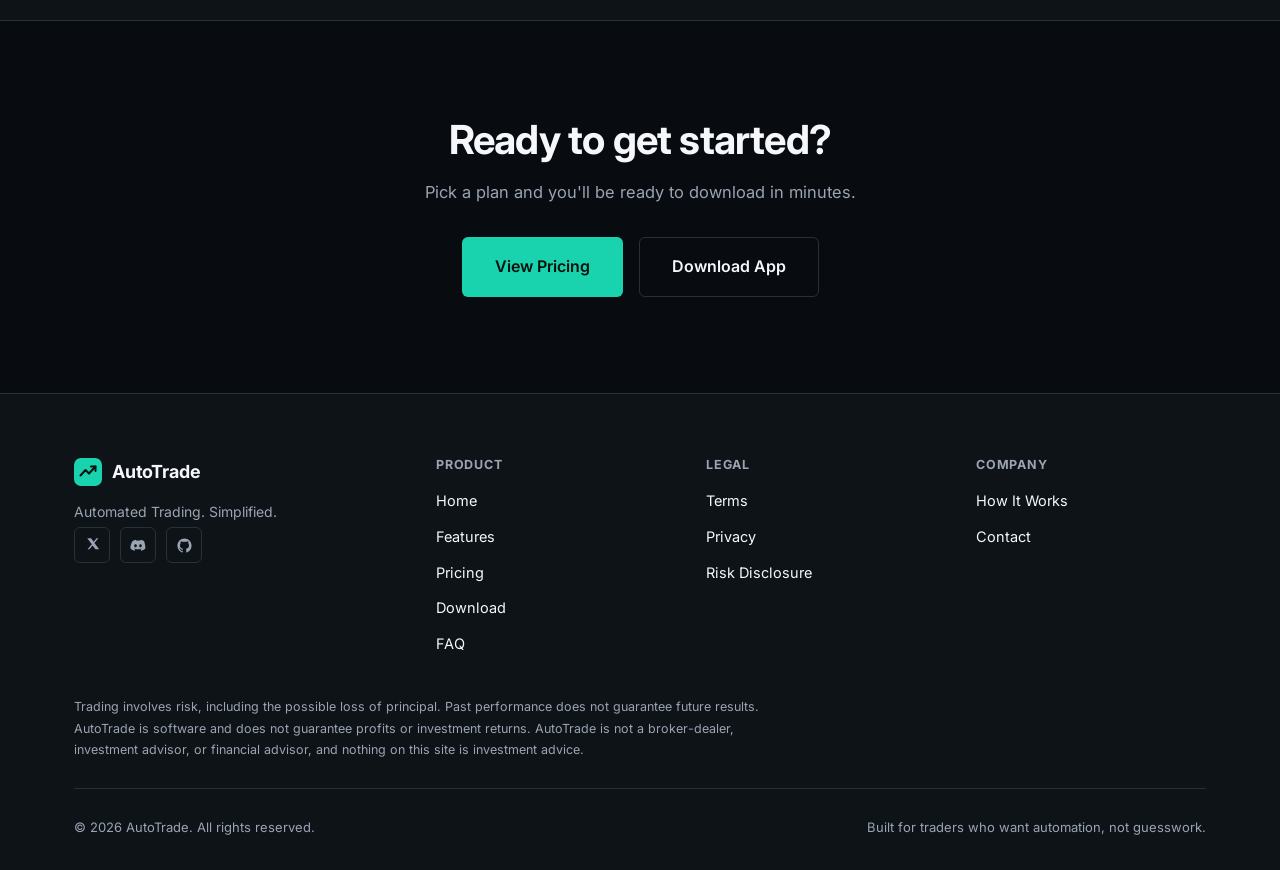
<file: how-it-works.html>
<!DOCTYPE html>
<html lang="en">
<head>
  <meta charset="UTF-8" />
  <meta name="viewport" content="width=device-width, initial-scale=1.0" />
  <title>How It Works — AutoTrade</title>
  <meta name="description" content="See how AutoTrade works: choose a plan, download the Windows app, connect your broker, and configure a strategy. Trading happens in the desktop app, not the website." />

  <meta property="og:type" content="website" />
  <meta property="og:title" content="How It Works — AutoTrade" />
  <meta property="og:description" content="Choose a plan, download the Windows app, connect your broker, and configure a strategy." />
  <meta property="og:site_name" content="AutoTrade" />
  <meta name="twitter:card" content="summary" />

  <link rel="icon" type="image/svg+xml" href="assets/favicon.svg" />
  <link rel="preconnect" href="https://fonts.googleapis.com" />
  <link rel="preconnect" href="https://fonts.gstatic.com" crossorigin />
  <link href="https://fonts.googleapis.com/css2?family=Inter:wght@400;500;600;700;800&family=JetBrains+Mono:wght@400;500;600;700&display=swap" rel="stylesheet" />
  <link rel="stylesheet" href="css/style.css" />
</head>
<body>
  <div id="header-mount"></div>

  <main id="main">
    <section class="page-hero">
      <div class="container">
        <span class="eyebrow reveal">How it works</span>
        <h1 class="reveal reveal-delay-1">From checkout to a running strategy</h1>
        <p class="reveal reveal-delay-2">
          The AutoTrade website exists to explain the product, take payment, and get the app onto
          your machine. Everything after that happens inside the Windows application.
        </p>
      </div>
    </section>

    <section style="padding-top: 24px;">
      <div class="container">
        <div class="steps">
          <div class="step-card reveal">
            <div class="step-number">01</div>
            <h3>Choose your plan</h3>
            <p>Select the AutoTrade subscription — Essential, Pro, or Unlimited — that fits the markets and volume you trade.</p>
          </div>
          <div class="step-card reveal reveal-delay-1">
            <div class="step-number">02</div>
            <h3>Download AutoTrade</h3>
            <p>Install the Windows application from the download page after your subscription is active.</p>
          </div>
          <div class="step-card reveal reveal-delay-2">
            <div class="step-number">03</div>
            <h3>Connect your broker</h3>
            <p>Open AutoTrade and connect a supported brokerage account through the application.</p>
          </div>
          <div class="step-card reveal reveal-delay-3">
            <div class="step-number">04</div>
            <h3>Configure &amp; run</h3>
            <p>Choose a preset strategy or customize one, set your risk controls, and monitor activity from AutoTrade.</p>
          </div>
        </div>

        <div class="architecture-strip reveal">
          <div class="section-head center" style="margin-bottom: 24px;">
            <span class="eyebrow">Architecture</span>
            <h2 style="font-size: 22px;">Where each part of the system lives</h2>
          </div>
          <div class="architecture-flow">
            <span class="architecture-node">Customer</span>
            <span class="architecture-arrow">→</span>
            <span class="architecture-node">AutoTrade Website</span>
            <span class="architecture-arrow">→</span>
            <span class="architecture-node">Stripe Checkout</span>
            <span class="architecture-arrow">→</span>
            <span class="architecture-node">Windows App Download</span>
            <span class="architecture-arrow">→</span>
            <span class="architecture-node is-emphasis">AutoTrade Desktop App</span>
            <span class="architecture-arrow">→</span>
            <span class="architecture-node">Supported Broker API</span>
          </div>
          <p class="text-muted" style="text-align:center; font-size: 13.5px; margin-top: 20px;">
            Trade execution happens only in the highlighted step — the AutoTrade desktop application connected
            to your broker. The website itself never places trades.
          </p>
        </div>
      </div>
    </section>

    <section style="background: var(--color-bg-alt); border-top: 1px solid var(--color-border);">
      <div class="container">
        <div class="section-head center reveal">
          <span class="eyebrow">Good to know</span>
          <h2>What the website does vs. what the app does</h2>
        </div>
        <div class="feature-grid" style="grid-template-columns: repeat(2, minmax(0,1fr)); max-width: 820px; margin: 0 auto;">
          <div class="feature-card reveal">
            <h3>AutoTrade Website</h3>
            <p>Explains the product, shows pricing, processes your subscription through Stripe, hosts the Windows
            installer, and provides account and support information.</p>
          </div>
          <div class="feature-card reveal reveal-delay-1">
            <h3>AutoTrade Desktop App</h3>
            <p>Connects to your broker, runs your chosen strategy, monitors markets, executes supported trades,
            and shows your analytics — all from your own Windows PC.</p>
          </div>
        </div>
      </div>
    </section>

    <section class="final-cta">
      <div class="container">
        <h2 class="reveal">Ready to get started?</h2>
        <p class="reveal reveal-delay-1">Pick a plan and you'll be ready to download in minutes.</p>
        <div class="final-cta-actions reveal reveal-delay-2">
          <a href="pricing.html" class="btn btn-primary btn-lg">View Pricing</a>
          <a href="download.html" class="btn btn-secondary btn-lg">Download App</a>
        </div>
      </div>
    </section>
  </main>

  <div id="footer-mount"></div>

  <script src="js/config.js"></script>
  <script src="js/components.js"></script>
  <script src="js/main.js"></script>
</body>
</html>
</file>
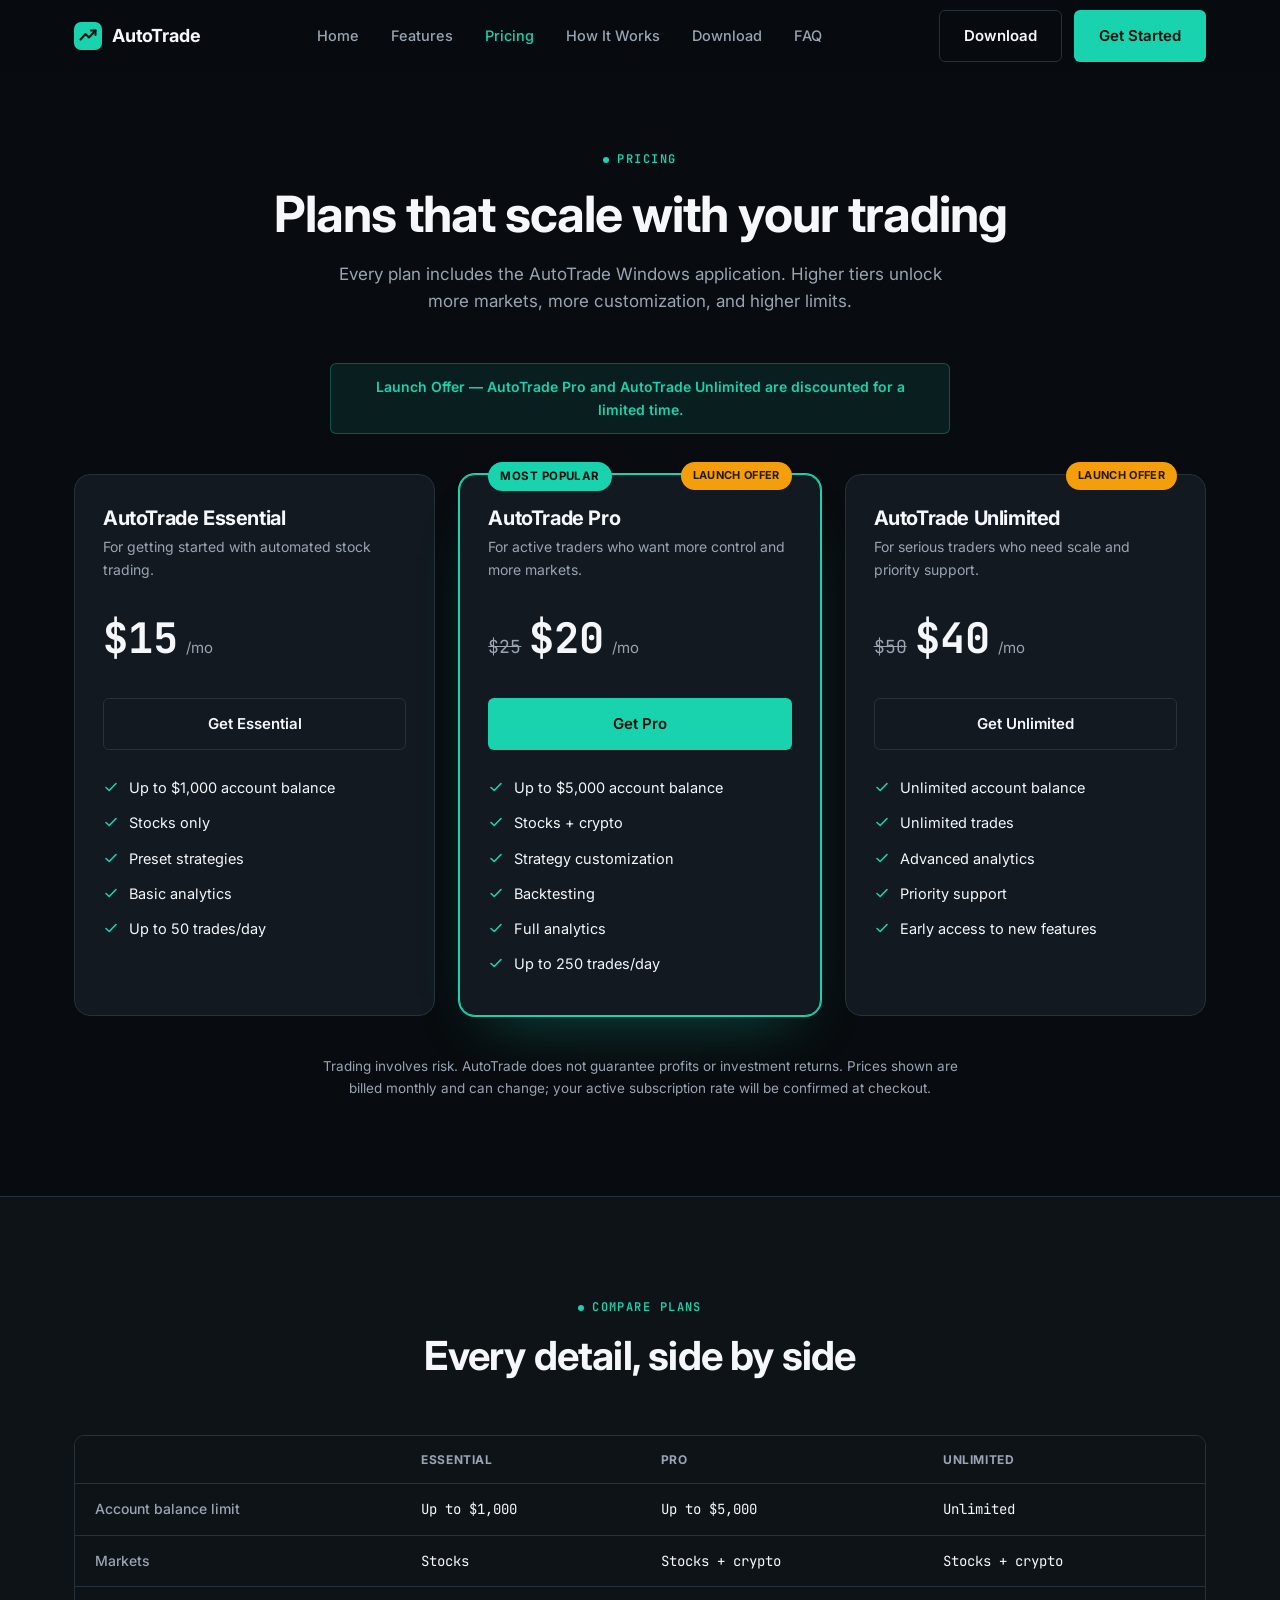
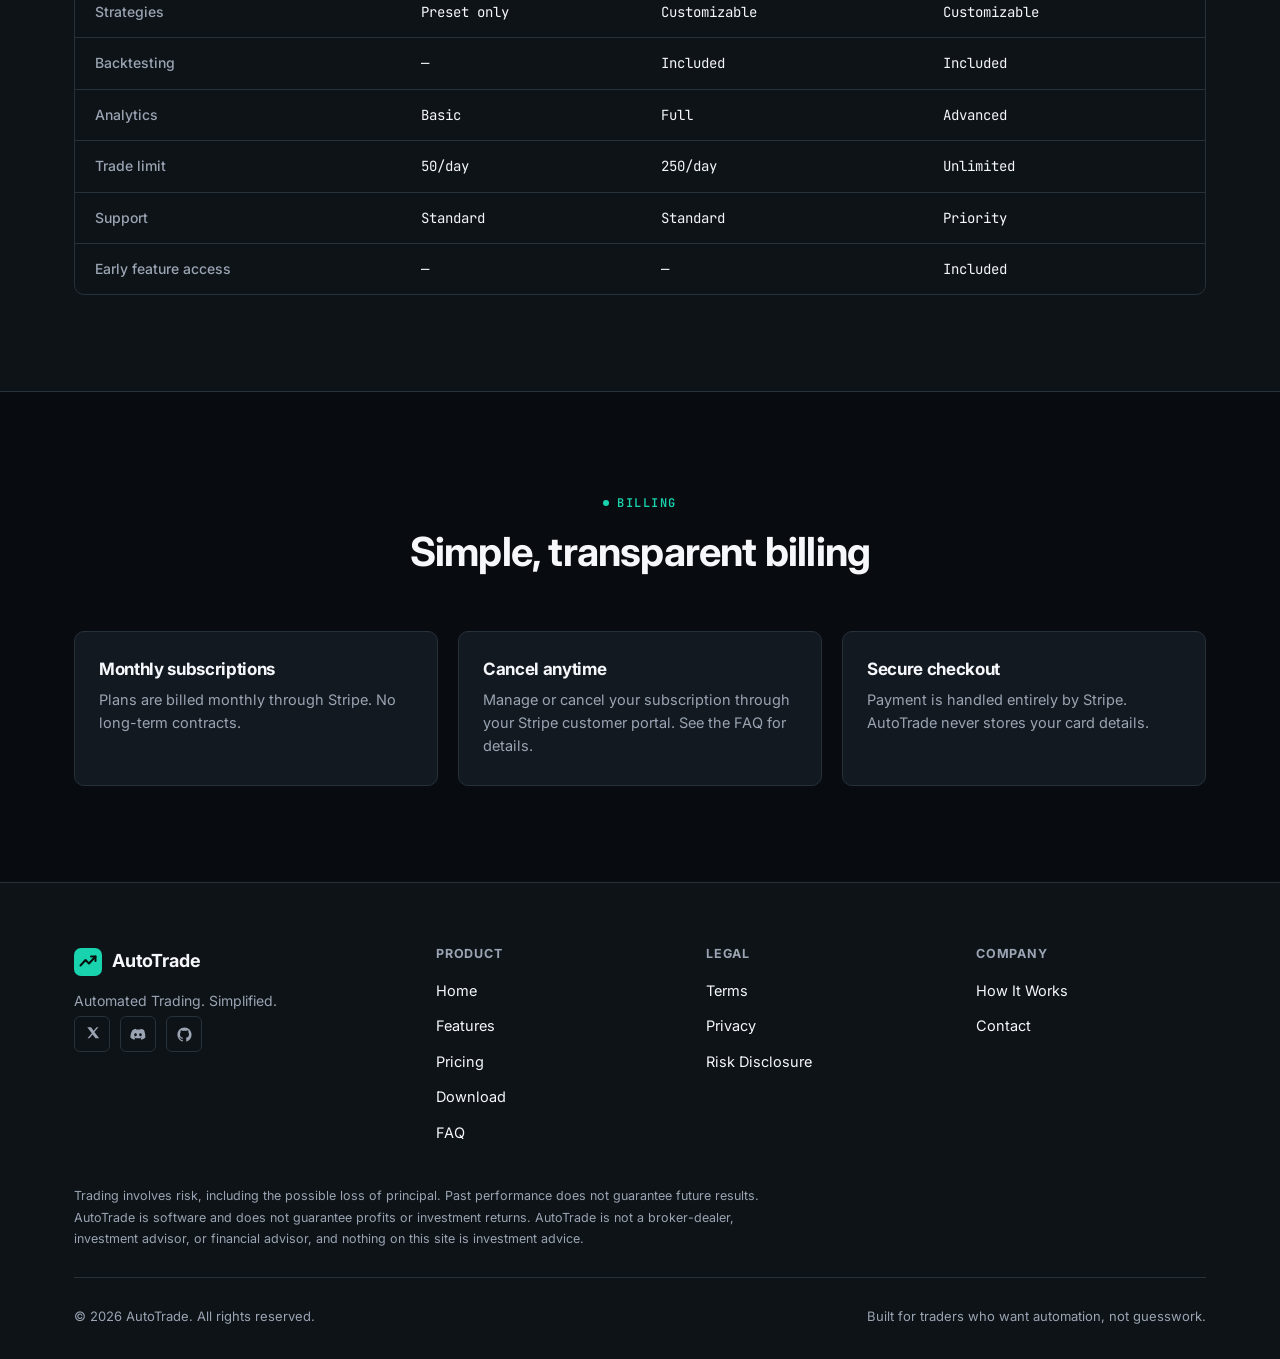
<file: pricing.html>
<!DOCTYPE html>
<html lang="en">
<head>
  <meta charset="UTF-8" />
  <meta name="viewport" content="width=device-width, initial-scale=1.0" />
  <title>Pricing — AutoTrade</title>
  <meta name="description" content="AutoTrade pricing: Essential, Pro, and Unlimited plans for automated stock and crypto trading on Windows. Simple monthly subscriptions, cancel anytime." />

  <meta property="og:type" content="website" />
  <meta property="og:title" content="Pricing — AutoTrade" />
  <meta property="og:description" content="AutoTrade pricing: Essential, Pro, and Unlimited plans for automated stock and crypto trading on Windows." />
  <meta property="og:site_name" content="AutoTrade" />
  <meta name="twitter:card" content="summary" />

  <link rel="icon" type="image/svg+xml" href="assets/favicon.svg" />
  <link rel="preconnect" href="https://fonts.googleapis.com" />
  <link rel="preconnect" href="https://fonts.gstatic.com" crossorigin />
  <link href="https://fonts.googleapis.com/css2?family=Inter:wght@400;500;600;700;800&family=JetBrains+Mono:wght@400;500;600;700&display=swap" rel="stylesheet" />
  <link rel="stylesheet" href="css/style.css" />
</head>
<body>
  <div id="header-mount"></div>

  <main id="main">
    <section class="page-hero">
      <div class="container">
        <span class="eyebrow reveal">Pricing</span>
        <h1 class="reveal reveal-delay-1">Plans that scale with your trading</h1>
        <p class="reveal reveal-delay-2">
          Every plan includes the AutoTrade Windows application. Higher tiers unlock more markets,
          more customization, and higher limits.
        </p>
      </div>
    </section>

    <section style="padding-top: 0;">
      <div class="container">
        <div class="promo-banner" data-promo-banner>
          <span>Launch Offer — AutoTrade Pro and AutoTrade Unlimited are discounted for a limited time.</span>
        </div>

        <div class="pricing-grid" data-pricing-mount></div>

        <p class="pricing-disclaimer">
          Trading involves risk. AutoTrade does not guarantee profits or investment returns.
          Prices shown are billed monthly and can change; your active subscription rate will be
          confirmed at checkout.
        </p>
      </div>
    </section>

    <section style="background: var(--color-bg-alt); border-top: 1px solid var(--color-border); border-bottom: 1px solid var(--color-border);">
      <div class="container">
        <div class="section-head center reveal">
          <span class="eyebrow">Compare plans</span>
          <h2>Every detail, side by side</h2>
        </div>

        <div class="compare-wrap reveal">
          <table class="compare-table">
            <thead>
              <tr>
                <th>&nbsp;</th>
                <th>Essential</th>
                <th>Pro</th>
                <th>Unlimited</th>
              </tr>
            </thead>
            <tbody>
              <tr>
                <th scope="row">Account balance limit</th>
                <td>Up to $1,000</td>
                <td>Up to $5,000</td>
                <td>Unlimited</td>
              </tr>
              <tr>
                <th scope="row">Markets</th>
                <td>Stocks</td>
                <td>Stocks + crypto</td>
                <td>Stocks + crypto</td>
              </tr>
              <tr>
                <th scope="row">Strategies</th>
                <td>Preset only</td>
                <td>Customizable</td>
                <td>Customizable</td>
              </tr>
              <tr>
                <th scope="row">Backtesting</th>
                <td>—</td>
                <td>Included</td>
                <td>Included</td>
              </tr>
              <tr>
                <th scope="row">Analytics</th>
                <td>Basic</td>
                <td>Full</td>
                <td>Advanced</td>
              </tr>
              <tr>
                <th scope="row">Trade limit</th>
                <td>50/day</td>
                <td>250/day</td>
                <td>Unlimited</td>
              </tr>
              <tr>
                <th scope="row">Support</th>
                <td>Standard</td>
                <td>Standard</td>
                <td>Priority</td>
              </tr>
              <tr>
                <th scope="row">Early feature access</th>
                <td>—</td>
                <td>—</td>
                <td>Included</td>
              </tr>
            </tbody>
          </table>
        </div>
      </div>
    </section>

    <section>
      <div class="container">
        <div class="section-head center reveal">
          <span class="eyebrow">Billing</span>
          <h2>Simple, transparent billing</h2>
        </div>
        <div class="feature-grid" style="grid-template-columns: repeat(3, minmax(0,1fr));">
          <div class="feature-card reveal">
            <h3>Monthly subscriptions</h3>
            <p>Plans are billed monthly through Stripe. No long-term contracts.</p>
          </div>
          <div class="feature-card reveal reveal-delay-1">
            <h3>Cancel anytime</h3>
            <p>Manage or cancel your subscription through your Stripe customer portal. See the FAQ for details.</p>
          </div>
          <div class="feature-card reveal reveal-delay-2">
            <h3>Secure checkout</h3>
            <p>Payment is handled entirely by Stripe. AutoTrade never stores your card details.</p>
          </div>
        </div>
      </div>
    </section>
  </main>

  <div id="footer-mount"></div>

  <script src="js/config.js"></script>
  <script src="js/components.js"></script>
  <script src="js/main.js"></script>
</body>
</html>
</file>
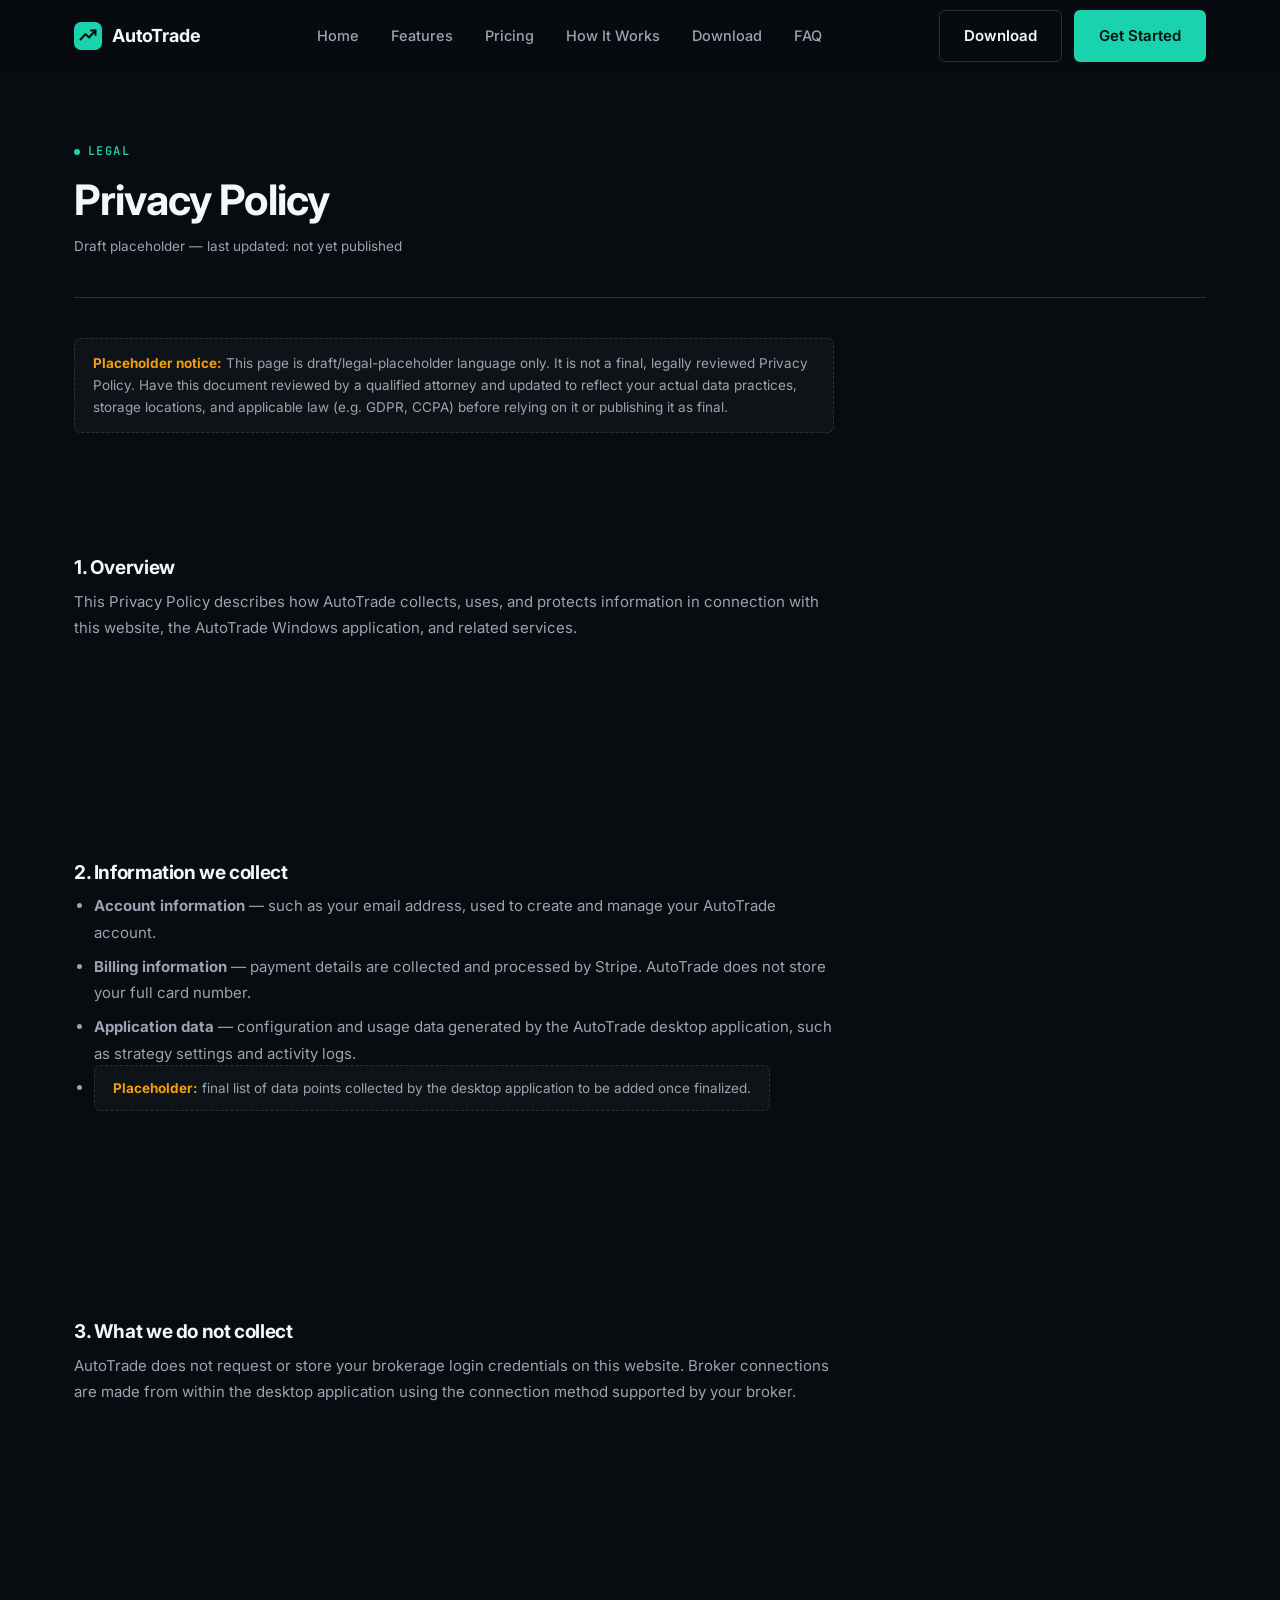
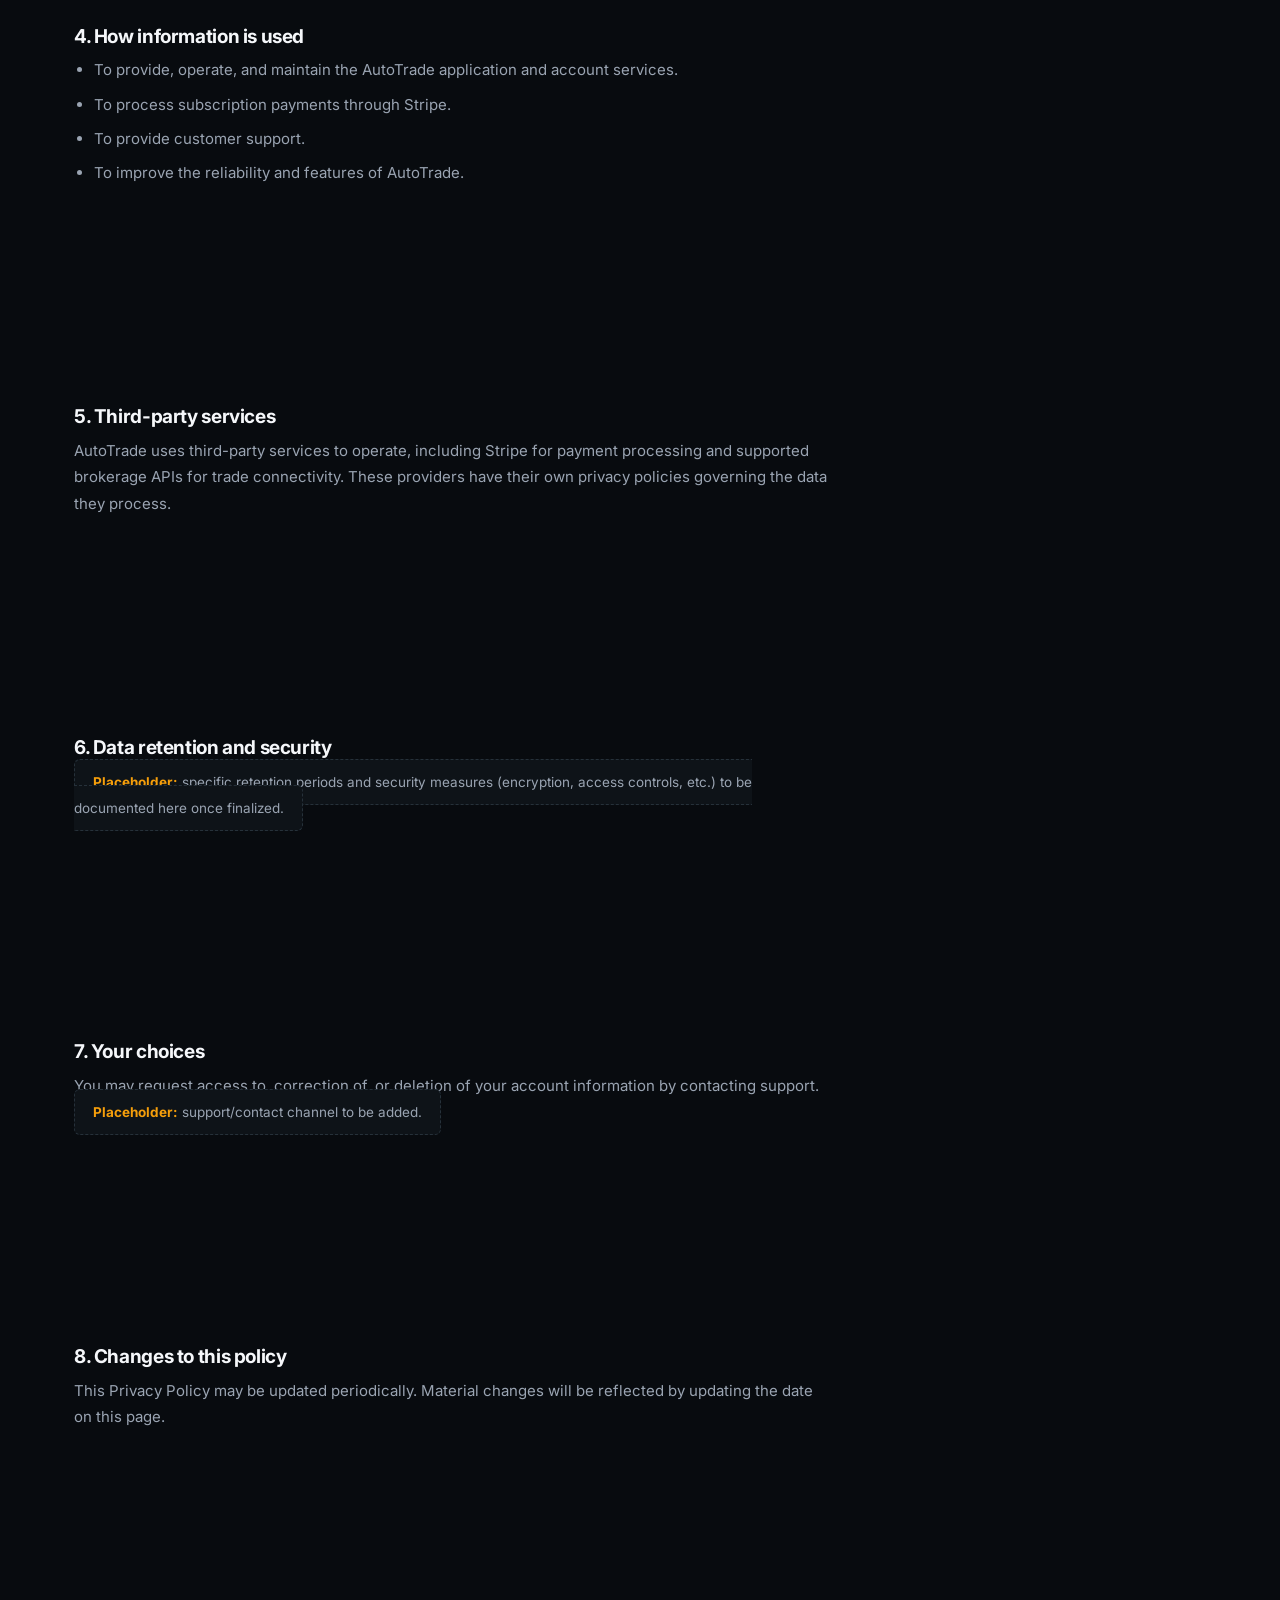
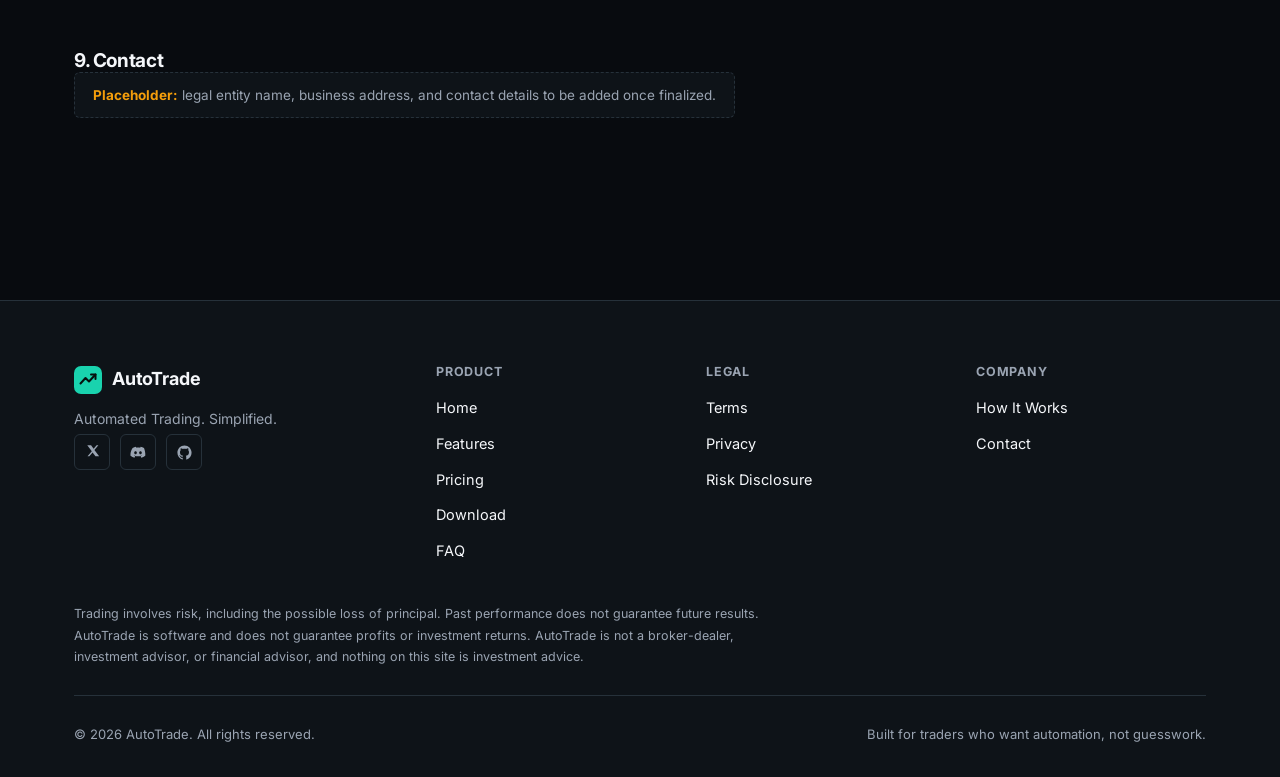
<file: privacy.html>
<!DOCTYPE html>
<html lang="en">
<head>
  <meta charset="UTF-8" />
  <meta name="viewport" content="width=device-width, initial-scale=1.0" />
  <title>Privacy Policy — AutoTrade</title>
  <meta name="description" content="AutoTrade Privacy Policy (draft placeholder). Review before use; professional legal review is recommended before publishing a final policy." />
  <meta name="robots" content="noindex" />

  <link rel="icon" type="image/svg+xml" href="assets/favicon.svg" />
  <link rel="preconnect" href="https://fonts.googleapis.com" />
  <link rel="preconnect" href="https://fonts.gstatic.com" crossorigin />
  <link href="https://fonts.googleapis.com/css2?family=Inter:wght@400;500;600;700;800&family=JetBrains+Mono:wght@400;500;600;700&display=swap" rel="stylesheet" />
  <link rel="stylesheet" href="css/style.css" />
</head>
<body>
  <div id="header-mount"></div>

  <main id="main">
    <section class="legal-page">
      <div class="container">
        <div class="legal-header">
          <span class="eyebrow">Legal</span>
          <h1>Privacy Policy</h1>
          <p class="legal-updated">Draft placeholder — last updated: not yet published</p>
        </div>

        <div class="legal-body">
          <div class="legal-placeholder">
            <strong>Placeholder notice:</strong> This page is draft/legal-placeholder language only.
            It is not a final, legally reviewed Privacy Policy. Have this document reviewed by a
            qualified attorney and updated to reflect your actual data practices, storage locations,
            and applicable law (e.g. GDPR, CCPA) before relying on it or publishing it as final.
          </div>

          <section>
            <h2>1. Overview</h2>
            <p>
              This Privacy Policy describes how AutoTrade collects, uses, and protects information in
              connection with this website, the AutoTrade Windows application, and related services.
            </p>
          </section>

          <section>
            <h2>2. Information we collect</h2>
            <ul>
              <li><strong>Account information</strong> — such as your email address, used to create and manage your AutoTrade account.</li>
              <li><strong>Billing information</strong> — payment details are collected and processed by Stripe. AutoTrade does not store your full card number.</li>
              <li><strong>Application data</strong> — configuration and usage data generated by the AutoTrade desktop application, such as strategy settings and activity logs.</li>
              <li><span class="legal-placeholder"><strong>Placeholder:</strong> final list of data points collected by the desktop application to be added once finalized.</span></li>
            </ul>
          </section>

          <section>
            <h2>3. What we do not collect</h2>
            <p>
              AutoTrade does not request or store your brokerage login credentials on this website.
              Broker connections are made from within the desktop application using the connection
              method supported by your broker.
            </p>
          </section>

          <section>
            <h2>4. How information is used</h2>
            <ul>
              <li>To provide, operate, and maintain the AutoTrade application and account services.</li>
              <li>To process subscription payments through Stripe.</li>
              <li>To provide customer support.</li>
              <li>To improve the reliability and features of AutoTrade.</li>
            </ul>
          </section>

          <section>
            <h2>5. Third-party services</h2>
            <p>
              AutoTrade uses third-party services to operate, including Stripe for payment processing and
              supported brokerage APIs for trade connectivity. These providers have their own privacy
              policies governing the data they process.
            </p>
          </section>

          <section>
            <h2>6. Data retention and security</h2>
            <p>
              <span class="legal-placeholder"><strong>Placeholder:</strong> specific retention periods and security measures (encryption, access
              controls, etc.) to be documented here once finalized.</span>
            </p>
          </section>

          <section>
            <h2>7. Your choices</h2>
            <p>
              You may request access to, correction of, or deletion of your account information by
              contacting support. <span class="legal-placeholder"><strong>Placeholder:</strong> support/contact channel to be added.</span>
            </p>
          </section>

          <section>
            <h2>8. Changes to this policy</h2>
            <p>
              This Privacy Policy may be updated periodically. Material changes will be reflected by
              updating the date on this page.
            </p>
          </section>

          <section>
            <h2>9. Contact</h2>
            <p>
              <span class="legal-placeholder"><strong>Placeholder:</strong> legal entity name, business address, and contact details to be added
              once finalized.</span>
            </p>
          </section>
        </div>
      </div>
    </section>
  </main>

  <div id="footer-mount"></div>

  <script src="js/config.js"></script>
  <script src="js/components.js"></script>
  <script src="js/main.js"></script>
</body>
</html>
</file>
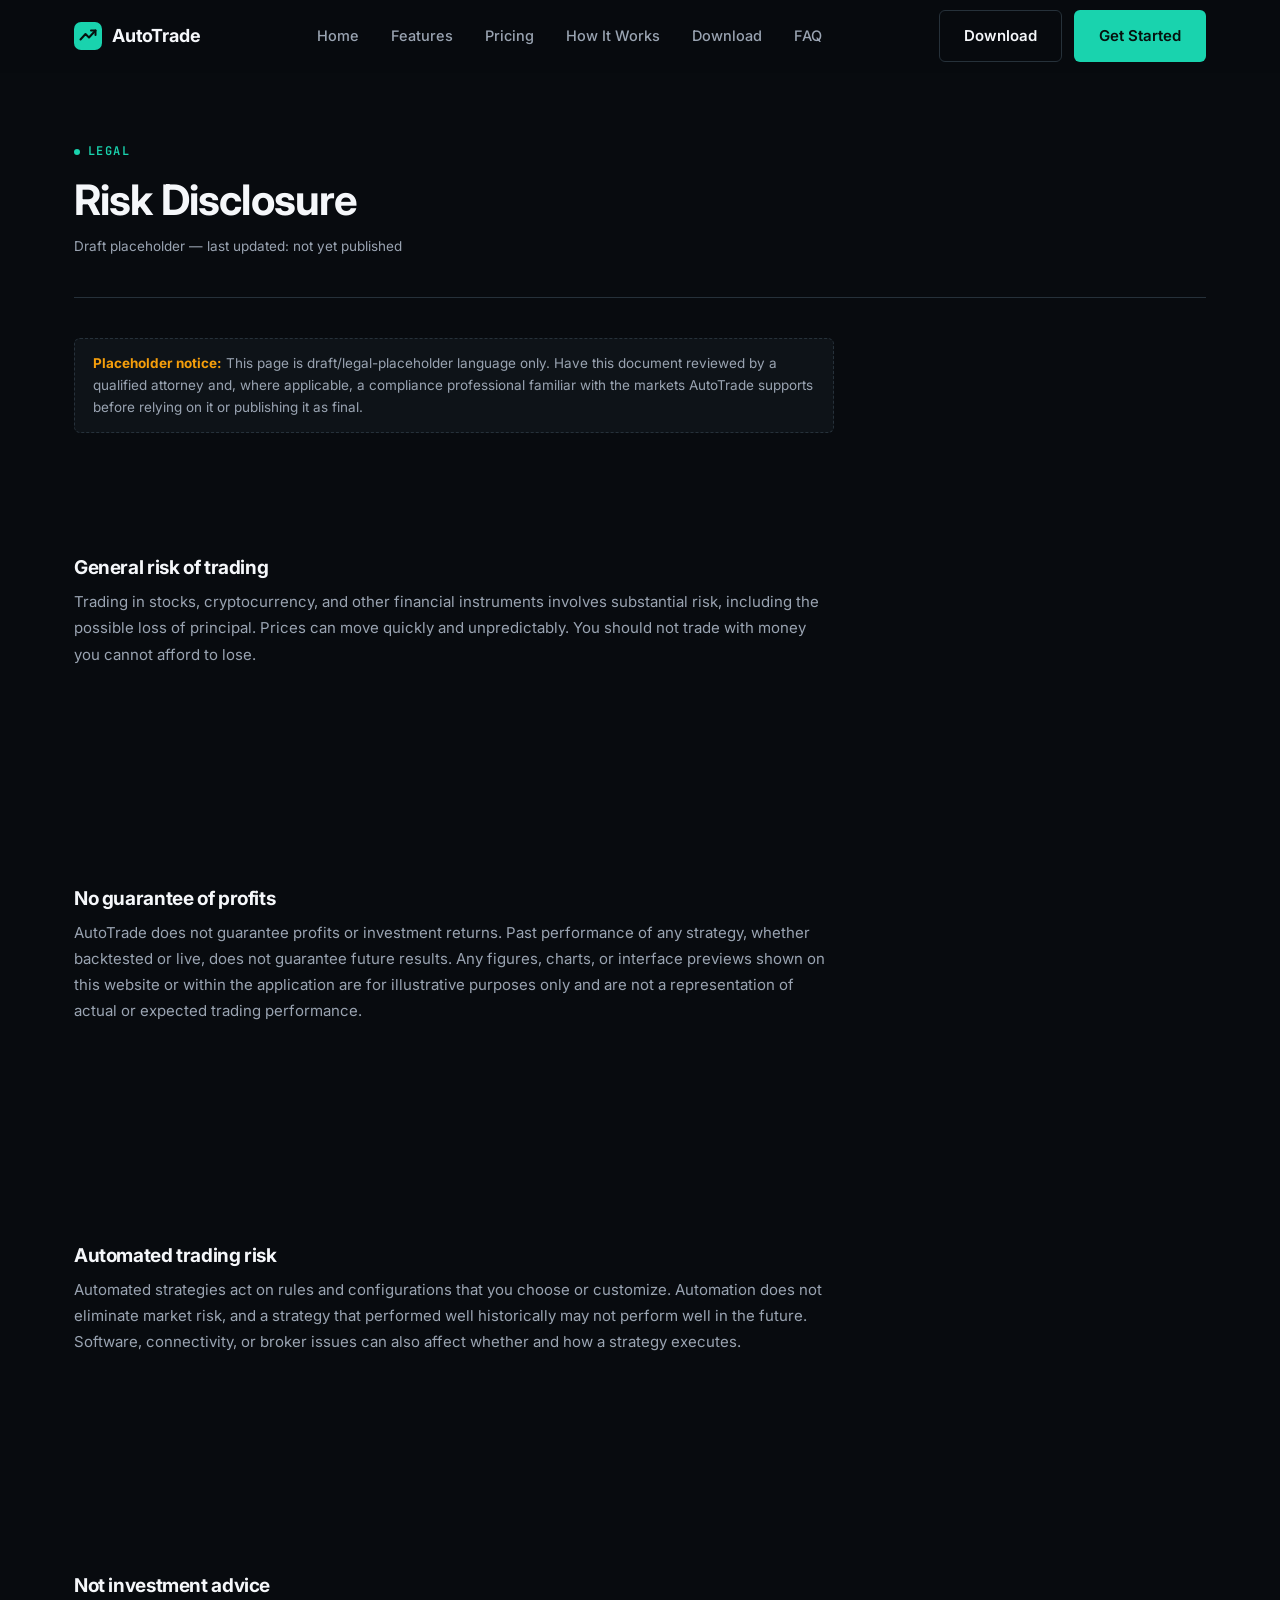
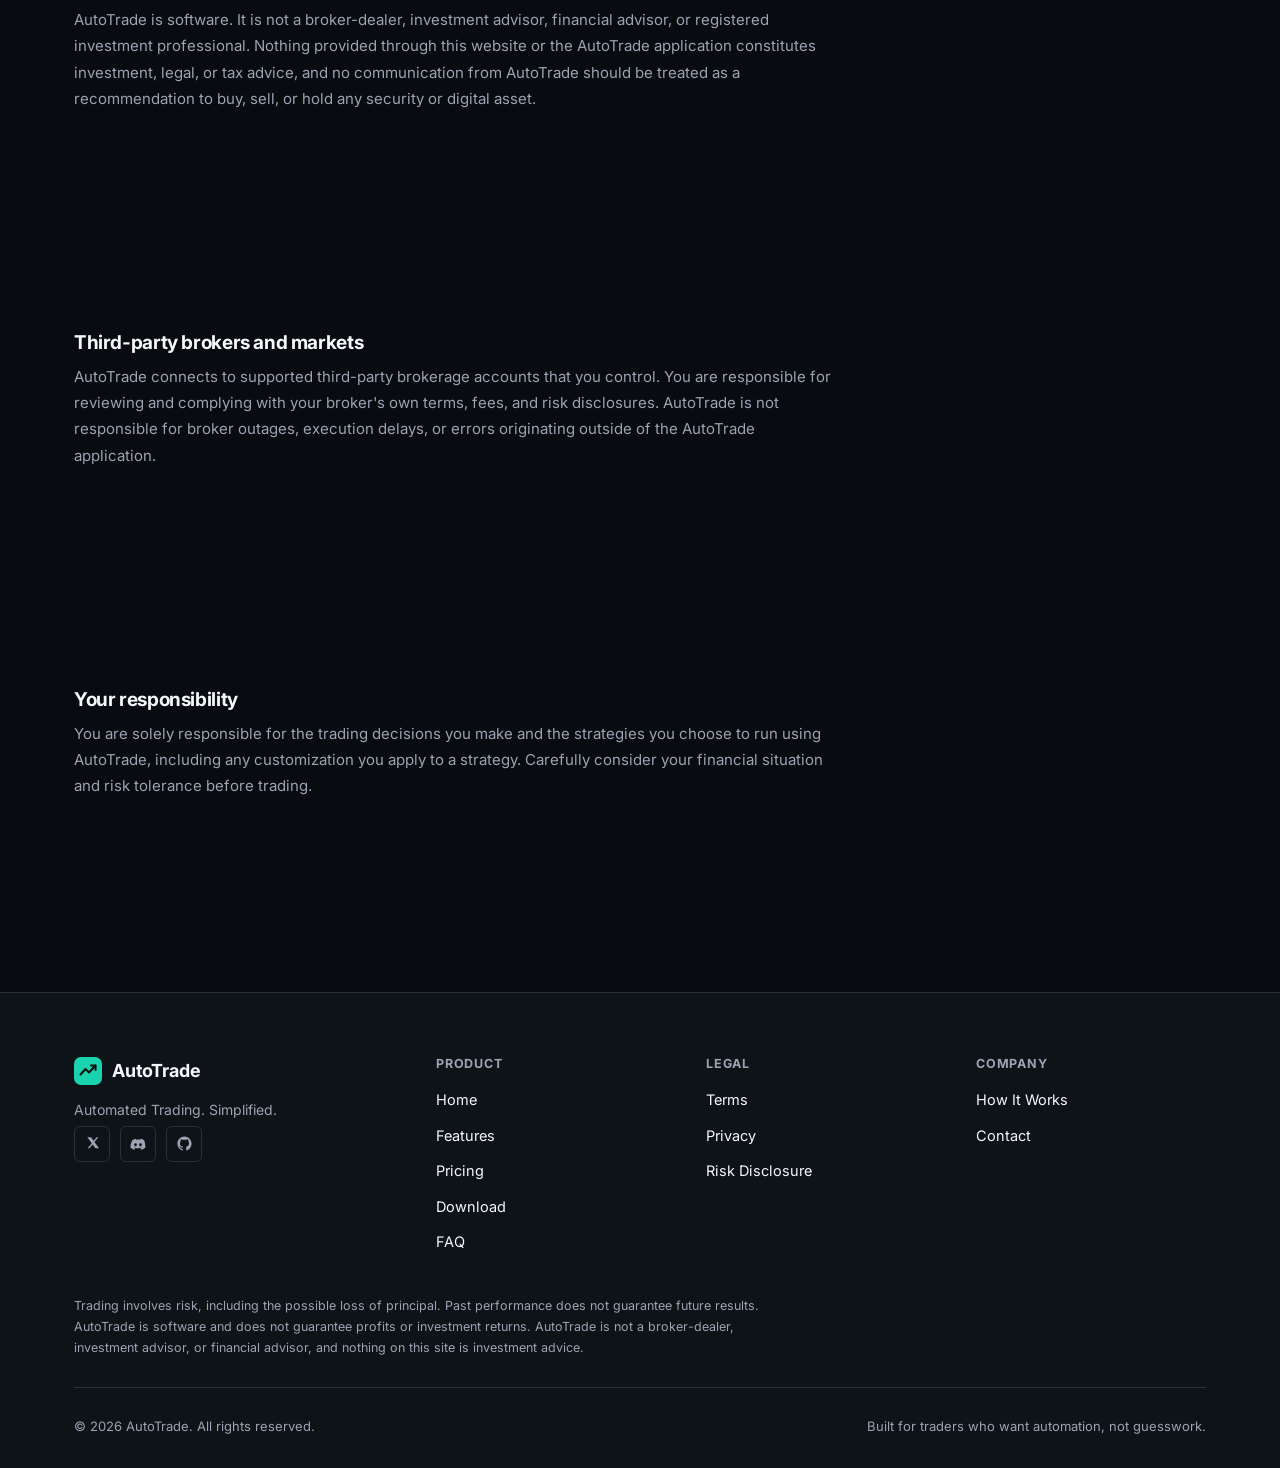
<file: risk-disclosure.html>
<!DOCTYPE html>
<html lang="en">
<head>
  <meta charset="UTF-8" />
  <meta name="viewport" content="width=device-width, initial-scale=1.0" />
  <title>Risk Disclosure — AutoTrade</title>
  <meta name="description" content="Important risk disclosure for AutoTrade automated trading software. Trading involves substantial risk of loss." />
  <meta name="robots" content="noindex" />

  <link rel="icon" type="image/svg+xml" href="assets/favicon.svg" />
  <link rel="preconnect" href="https://fonts.googleapis.com" />
  <link rel="preconnect" href="https://fonts.gstatic.com" crossorigin />
  <link href="https://fonts.googleapis.com/css2?family=Inter:wght@400;500;600;700;800&family=JetBrains+Mono:wght@400;500;600;700&display=swap" rel="stylesheet" />
  <link rel="stylesheet" href="css/style.css" />
</head>
<body>
  <div id="header-mount"></div>

  <main id="main">
    <section class="legal-page">
      <div class="container">
        <div class="legal-header">
          <span class="eyebrow">Legal</span>
          <h1>Risk Disclosure</h1>
          <p class="legal-updated">Draft placeholder — last updated: not yet published</p>
        </div>

        <div class="legal-body">
          <div class="legal-placeholder">
            <strong>Placeholder notice:</strong> This page is draft/legal-placeholder language only.
            Have this document reviewed by a qualified attorney and, where applicable, a compliance
            professional familiar with the markets AutoTrade supports before relying on it or
            publishing it as final.
          </div>

          <section>
            <h2>General risk of trading</h2>
            <p>
              Trading in stocks, cryptocurrency, and other financial instruments involves substantial
              risk, including the possible loss of principal. Prices can move quickly and
              unpredictably. You should not trade with money you cannot afford to lose.
            </p>
          </section>

          <section>
            <h2>No guarantee of profits</h2>
            <p>
              AutoTrade does not guarantee profits or investment returns. Past performance of any
              strategy, whether backtested or live, does not guarantee future results. Any figures,
              charts, or interface previews shown on this website or within the application are for
              illustrative purposes only and are not a representation of actual or expected trading
              performance.
            </p>
          </section>

          <section>
            <h2>Automated trading risk</h2>
            <p>
              Automated strategies act on rules and configurations that you choose or customize.
              Automation does not eliminate market risk, and a strategy that performed well historically
              may not perform well in the future. Software, connectivity, or broker issues can also
              affect whether and how a strategy executes.
            </p>
          </section>

          <section>
            <h2>Not investment advice</h2>
            <p>
              AutoTrade is software. It is not a broker-dealer, investment advisor, financial advisor, or
              registered investment professional. Nothing provided through this website or the AutoTrade
              application constitutes investment, legal, or tax advice, and no communication from
              AutoTrade should be treated as a recommendation to buy, sell, or hold any security or
              digital asset.
            </p>
          </section>

          <section>
            <h2>Third-party brokers and markets</h2>
            <p>
              AutoTrade connects to supported third-party brokerage accounts that you control. You are
              responsible for reviewing and complying with your broker's own terms, fees, and risk
              disclosures. AutoTrade is not responsible for broker outages, execution delays, or errors
              originating outside of the AutoTrade application.
            </p>
          </section>

          <section>
            <h2>Your responsibility</h2>
            <p>
              You are solely responsible for the trading decisions you make and the strategies you choose
              to run using AutoTrade, including any customization you apply to a strategy. Carefully
              consider your financial situation and risk tolerance before trading.
            </p>
          </section>
        </div>
      </div>
    </section>
  </main>

  <div id="footer-mount"></div>

  <script src="js/config.js"></script>
  <script src="js/components.js"></script>
  <script src="js/main.js"></script>
</body>
</html>
</file>
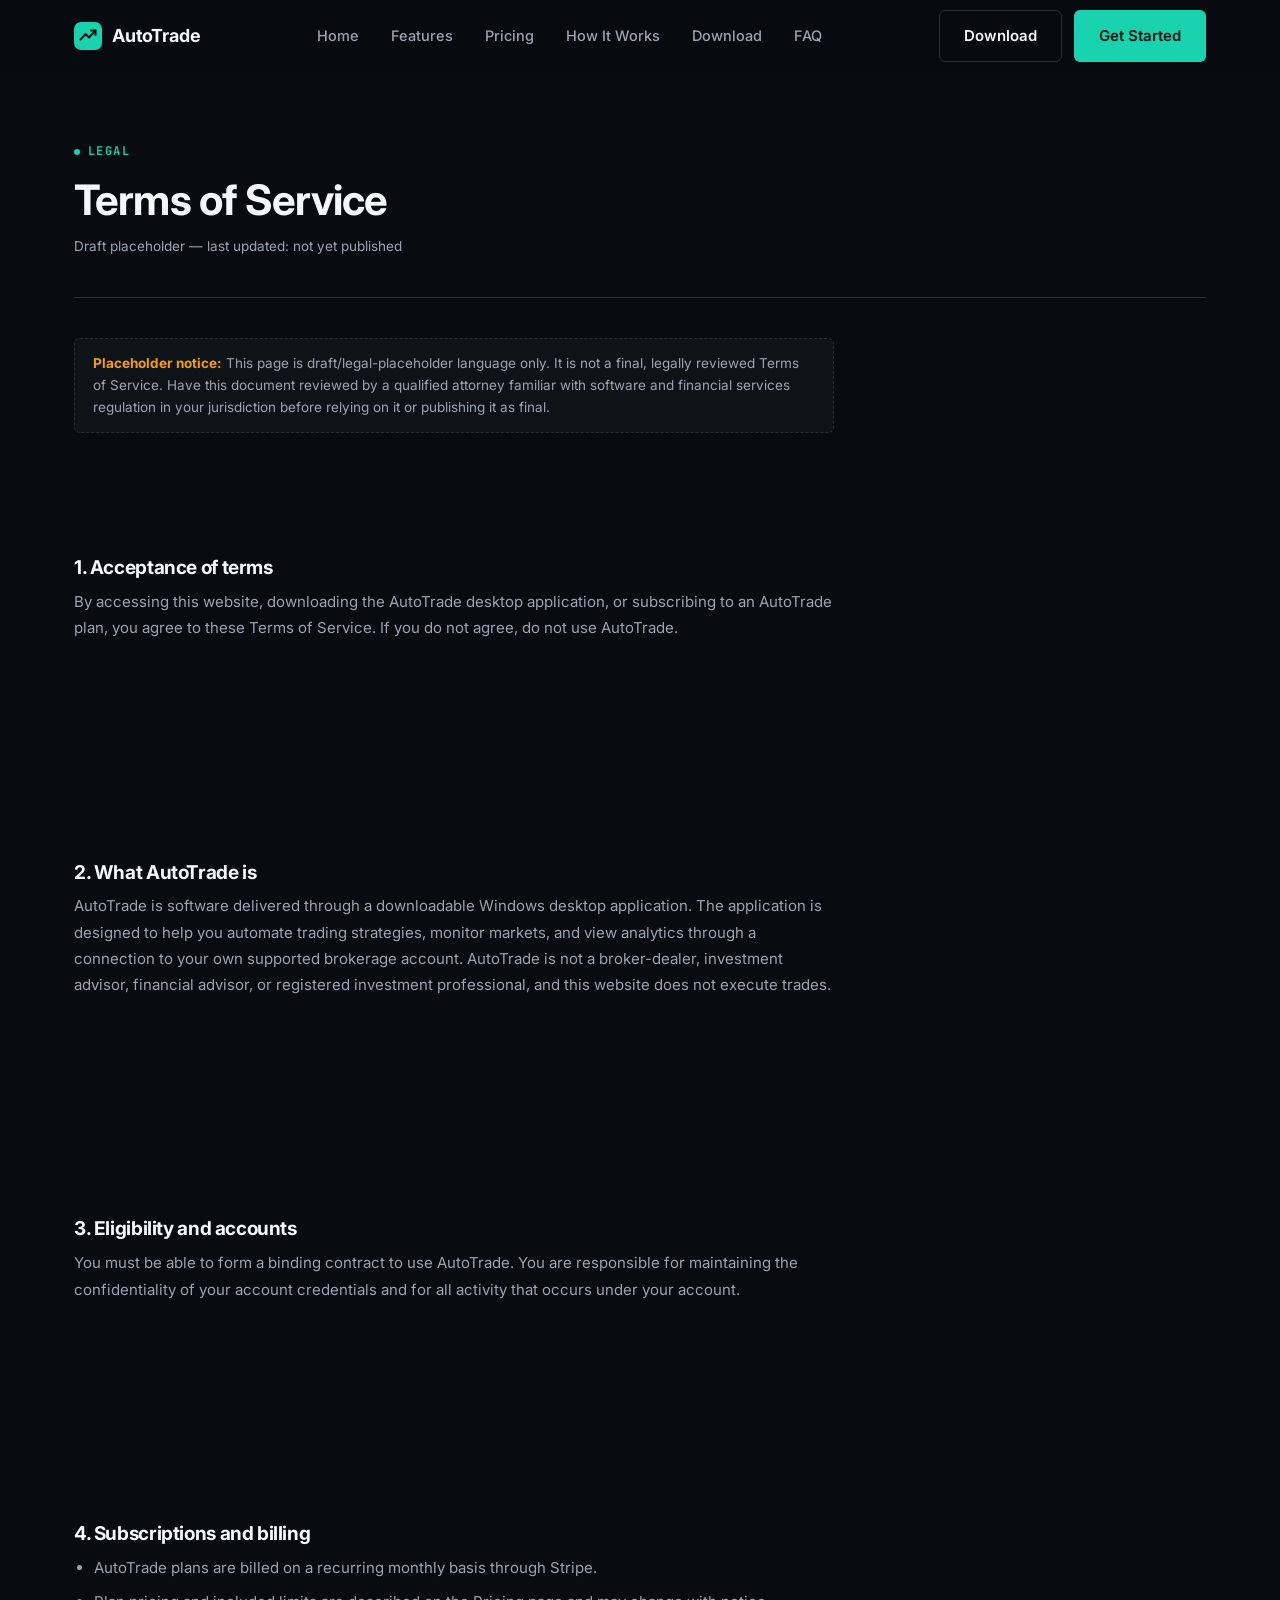
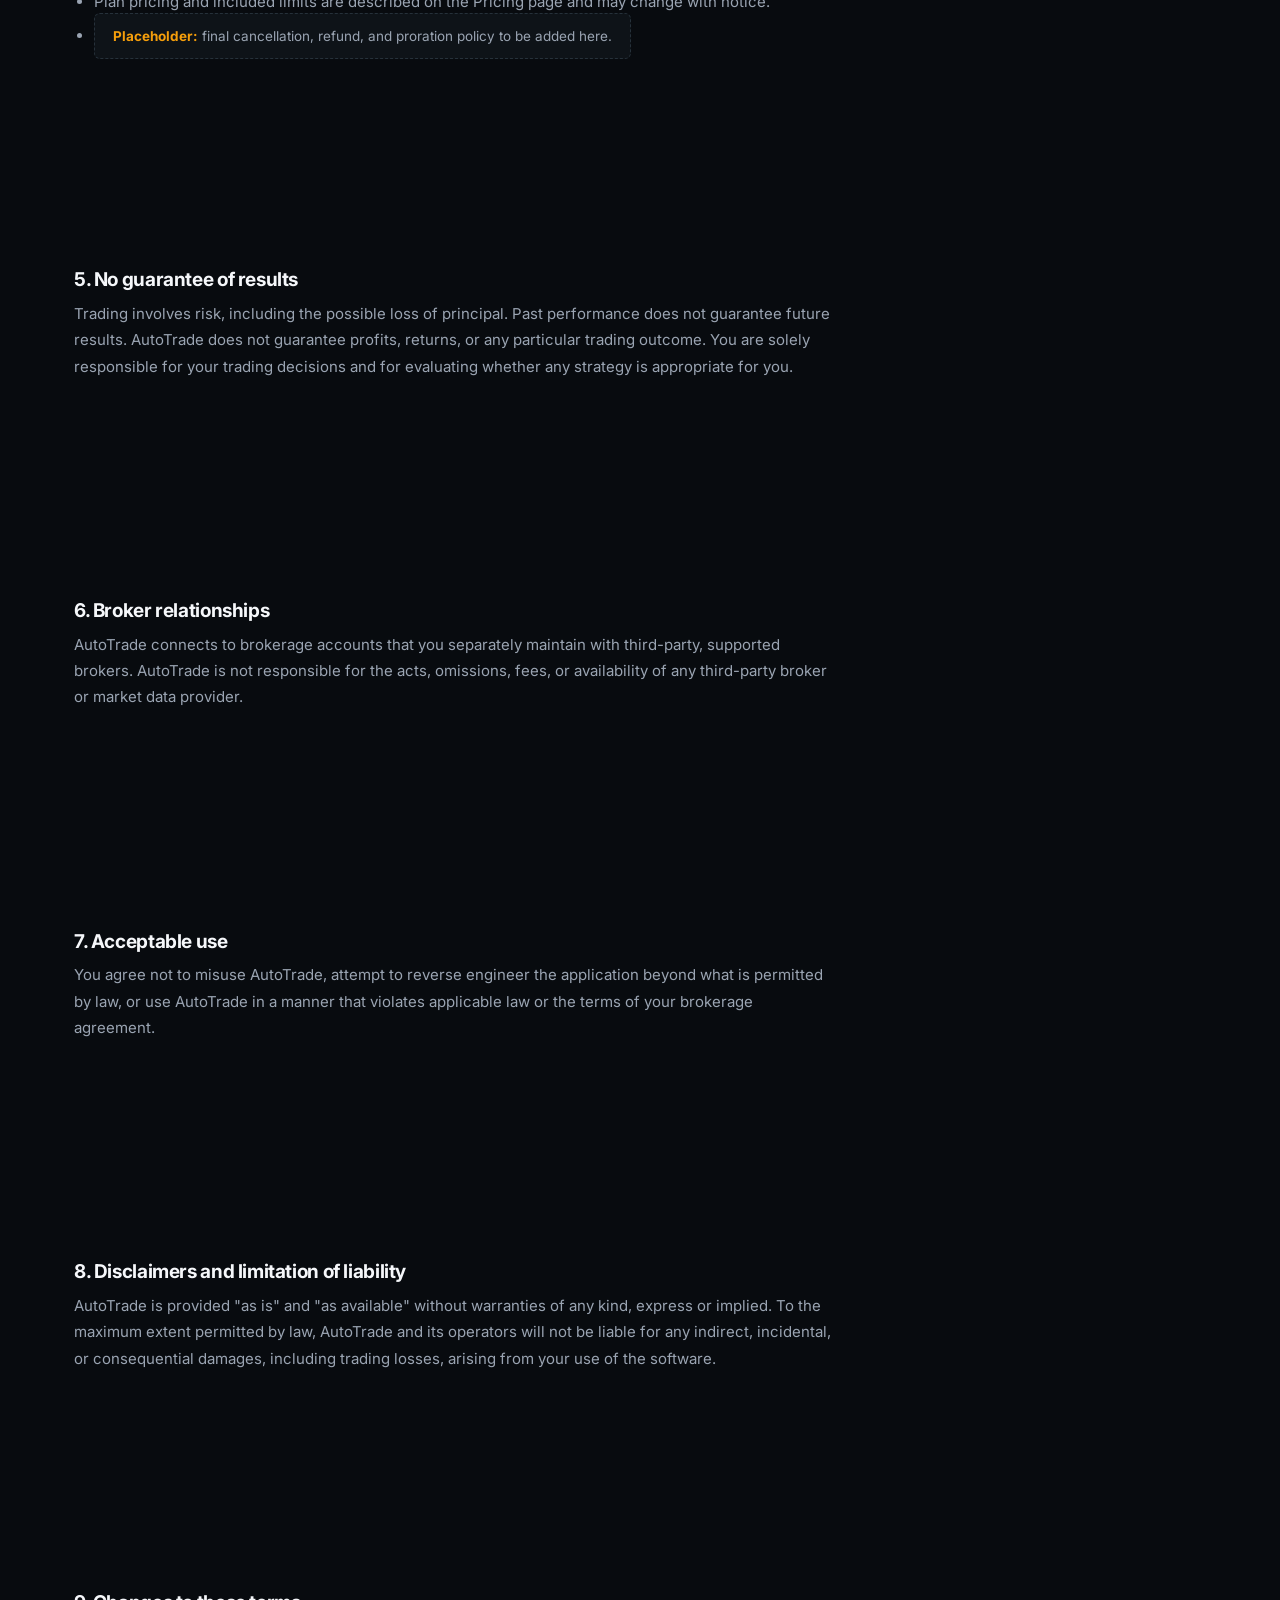
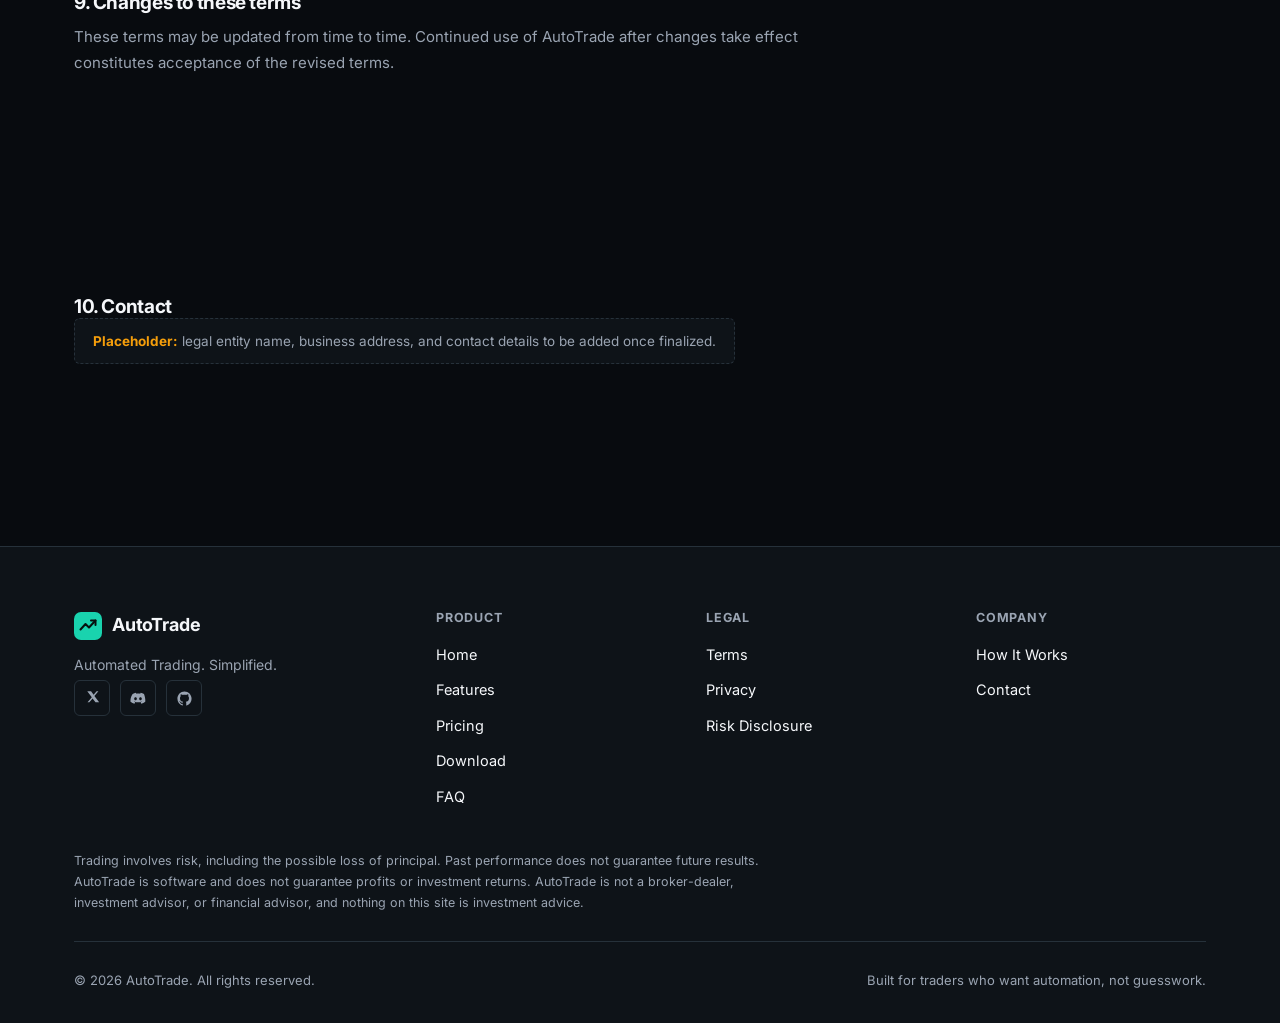
<file: terms.html>
<!DOCTYPE html>
<html lang="en">
<head>
  <meta charset="UTF-8" />
  <meta name="viewport" content="width=device-width, initial-scale=1.0" />
  <title>Terms of Service — AutoTrade</title>
  <meta name="description" content="AutoTrade Terms of Service (draft placeholder). Review before use; professional legal review is recommended before publishing final terms." />
  <meta name="robots" content="noindex" />

  <link rel="icon" type="image/svg+xml" href="assets/favicon.svg" />
  <link rel="preconnect" href="https://fonts.googleapis.com" />
  <link rel="preconnect" href="https://fonts.gstatic.com" crossorigin />
  <link href="https://fonts.googleapis.com/css2?family=Inter:wght@400;500;600;700;800&family=JetBrains+Mono:wght@400;500;600;700&display=swap" rel="stylesheet" />
  <link rel="stylesheet" href="css/style.css" />
</head>
<body>
  <div id="header-mount"></div>

  <main id="main">
    <section class="legal-page">
      <div class="container">
        <div class="legal-header">
          <span class="eyebrow">Legal</span>
          <h1>Terms of Service</h1>
          <p class="legal-updated">Draft placeholder — last updated: not yet published</p>
        </div>

        <div class="legal-body">
          <div class="legal-placeholder">
            <strong>Placeholder notice:</strong> This page is draft/legal-placeholder language only.
            It is not a final, legally reviewed Terms of Service. Have this document reviewed by
            a qualified attorney familiar with software and financial services regulation in your
            jurisdiction before relying on it or publishing it as final.
          </div>

          <section>
            <h2>1. Acceptance of terms</h2>
            <p>
              By accessing this website, downloading the AutoTrade desktop application, or subscribing to
              an AutoTrade plan, you agree to these Terms of Service. If you do not agree, do not use
              AutoTrade.
            </p>
          </section>

          <section>
            <h2>2. What AutoTrade is</h2>
            <p>
              AutoTrade is software delivered through a downloadable Windows desktop application. The
              application is designed to help you automate trading strategies, monitor markets, and view
              analytics through a connection to your own supported brokerage account. AutoTrade is not a
              broker-dealer, investment advisor, financial advisor, or registered investment professional,
              and this website does not execute trades.
            </p>
          </section>

          <section>
            <h2>3. Eligibility and accounts</h2>
            <p>
              You must be able to form a binding contract to use AutoTrade. You are responsible for
              maintaining the confidentiality of your account credentials and for all activity that occurs
              under your account.
            </p>
          </section>

          <section>
            <h2>4. Subscriptions and billing</h2>
            <ul>
              <li>AutoTrade plans are billed on a recurring monthly basis through Stripe.</li>
              <li>Plan pricing and included limits are described on the Pricing page and may change with notice.</li>
              <li><span class="legal-placeholder"><strong>Placeholder:</strong> final cancellation, refund, and proration policy to be added here.</span></li>
            </ul>
          </section>

          <section>
            <h2>5. No guarantee of results</h2>
            <p>
              Trading involves risk, including the possible loss of principal. Past performance does not
              guarantee future results. AutoTrade does not guarantee profits, returns, or any particular
              trading outcome. You are solely responsible for your trading decisions and for evaluating
              whether any strategy is appropriate for you.
            </p>
          </section>

          <section>
            <h2>6. Broker relationships</h2>
            <p>
              AutoTrade connects to brokerage accounts that you separately maintain with third-party,
              supported brokers. AutoTrade is not responsible for the acts, omissions, fees, or
              availability of any third-party broker or market data provider.
            </p>
          </section>

          <section>
            <h2>7. Acceptable use</h2>
            <p>
              You agree not to misuse AutoTrade, attempt to reverse engineer the application beyond what is
              permitted by law, or use AutoTrade in a manner that violates applicable law or the terms of
              your brokerage agreement.
            </p>
          </section>

          <section>
            <h2>8. Disclaimers and limitation of liability</h2>
            <p>
              AutoTrade is provided "as is" and "as available" without warranties of any kind, express or
              implied. To the maximum extent permitted by law, AutoTrade and its operators will not be
              liable for any indirect, incidental, or consequential damages, including trading losses,
              arising from your use of the software.
            </p>
          </section>

          <section>
            <h2>9. Changes to these terms</h2>
            <p>
              These terms may be updated from time to time. Continued use of AutoTrade after changes take
              effect constitutes acceptance of the revised terms.
            </p>
          </section>

          <section>
            <h2>10. Contact</h2>
            <p>
              <span class="legal-placeholder"><strong>Placeholder:</strong> legal entity name, business address, and contact details to be added
              once finalized.</span>
            </p>
          </section>
        </div>
      </div>
    </section>
  </main>

  <div id="footer-mount"></div>

  <script src="js/config.js"></script>
  <script src="js/components.js"></script>
  <script src="js/main.js"></script>
</body>
</html>
</file>
<file: css/style.css>
/* =========================================================================
   AutoTrade — Design System
   ========================================================================= */

:root {
  /* Brand */
  --color-primary: #19d3ae;
  --color-primary-strong: #14b89a;
  --color-accent: #5eead4;

  /* Backgrounds */
  --color-bg: #080b0f;
  --color-bg-alt: #0e1318;
  --color-card: #121920;

  /* Text */
  --color-text: #f5f7fa;
  --color-text-muted: #9aa4b2;

  /* Structure */
  --color-border: #26313a;

  /* Status */
  --color-success: #22c55e;
  --color-warning: #f59e0b;
  --color-danger: #ef4444;

  /* Typography */
  --font-sans: "Inter", -apple-system, BlinkMacSystemFont, "Segoe UI", sans-serif;
  --font-mono: "JetBrains Mono", ui-monospace, "SF Mono", Menlo, monospace;

  /* Layout */
  --container-max: 1180px;
  --radius-sm: 6px;
  --radius-md: 10px;
  --radius-lg: 16px;

  /* Motion */
  --ease-out: cubic-bezier(0.16, 1, 0.3, 1);
  --dur-fast: 200ms;
  --dur-base: 350ms;
  --dur-slow: 600ms;
}

@media (prefers-reduced-motion: reduce) {
  *,
  *::before,
  *::after {
    animation-duration: 0.001ms !important;
    animation-iteration-count: 1 !important;
    transition-duration: 0.001ms !important;
    scroll-behavior: auto !important;
  }
}

/* -------------------------------------------------------------------------
   Reset
   ------------------------------------------------------------------------- */

*,
*::before,
*::after {
  box-sizing: border-box;
}

html {
  scroll-behavior: smooth;
}

body {
  margin: 0;
  background: var(--color-bg);
  color: var(--color-text);
  font-family: var(--font-sans);
  font-size: 16px;
  line-height: 1.6;
  -webkit-font-smoothing: antialiased;
  text-rendering: optimizeLegibility;
}

img,
svg {
  display: block;
  max-width: 100%;
}

a {
  color: inherit;
  text-decoration: none;
}

ul {
  margin: 0;
  padding: 0;
  list-style: none;
}

button {
  font-family: inherit;
  cursor: pointer;
}

h1,
h2,
h3,
h4,
p {
  margin: 0;
}

h1,
h2,
h3,
h4 {
  font-weight: 700;
  letter-spacing: -0.02em;
  line-height: 1.15;
}

.container {
  max-width: var(--container-max);
  margin: 0 auto;
  padding: 0 24px;
}

main {
  display: block;
  overflow-x: hidden;
}

section {
  padding: 96px 0;
}

@media (max-width: 768px) {
  section {
    padding: 64px 0;
  }
}

.mono {
  font-family: var(--font-mono);
}

.text-muted {
  color: var(--color-text-muted);
}

.visually-hidden {
  position: absolute;
  width: 1px;
  height: 1px;
  overflow: hidden;
  clip: rect(0 0 0 0);
  white-space: nowrap;
}

.skip-link {
  position: absolute;
  top: -48px;
  left: 16px;
  background: var(--color-primary);
  color: #06110e;
  padding: 10px 16px;
  border-radius: var(--radius-sm);
  font-weight: 600;
  z-index: 200;
  transition: top var(--dur-fast) var(--ease-out);
}

.skip-link:focus {
  top: 16px;
}

:focus-visible {
  outline: 2px solid var(--color-primary);
  outline-offset: 2px;
}

/* -------------------------------------------------------------------------
   Section headers
   ------------------------------------------------------------------------- */

.section-head {
  max-width: 640px;
  margin-bottom: 56px;
}

.section-head.center {
  margin-left: auto;
  margin-right: auto;
  text-align: center;
}

.eyebrow {
  display: inline-flex;
  align-items: center;
  gap: 8px;
  font-family: var(--font-mono);
  font-size: 12px;
  font-weight: 600;
  letter-spacing: 0.12em;
  text-transform: uppercase;
  color: var(--color-primary);
  margin-bottom: 16px;
}

.eyebrow::before {
  content: "";
  width: 6px;
  height: 6px;
  border-radius: 50%;
  background: var(--color-primary);
}

.section-head h2 {
  font-size: clamp(28px, 3.6vw, 40px);
  margin-bottom: 16px;
}

.section-head p {
  color: var(--color-text-muted);
  font-size: 17px;
}

/* -------------------------------------------------------------------------
   Buttons
   ------------------------------------------------------------------------- */

.btn {
  display: inline-flex;
  align-items: center;
  justify-content: center;
  gap: 8px;
  padding: 13px 24px;
  border-radius: var(--radius-sm);
  font-size: 15px;
  font-weight: 600;
  border: 1px solid transparent;
  transition: transform var(--dur-fast) var(--ease-out),
    background var(--dur-fast) var(--ease-out),
    border-color var(--dur-fast) var(--ease-out),
    box-shadow var(--dur-fast) var(--ease-out);
  white-space: nowrap;
}

.btn:active {
  transform: translateY(1px);
}

.btn-primary {
  background: var(--color-primary);
  color: #06110e;
}

.btn-primary:hover {
  background: var(--color-accent);
  box-shadow: 0 0 0 4px rgba(25, 211, 174, 0.15);
}

.btn-secondary {
  background: transparent;
  color: var(--color-text);
  border-color: var(--color-border);
}

.btn-secondary:hover {
  border-color: var(--color-primary);
  color: var(--color-primary);
}

.btn-ghost {
  background: transparent;
  color: var(--color-text-muted);
  padding-left: 0;
  padding-right: 0;
}

.btn-ghost:hover {
  color: var(--color-primary);
}

.btn-block {
  width: 100%;
}

.btn-lg {
  padding: 16px 32px;
  font-size: 16px;
}

/* -------------------------------------------------------------------------
   Navigation
   ------------------------------------------------------------------------- */

.site-header {
  position: sticky;
  top: 0;
  z-index: 100;
  border-bottom: 1px solid transparent;
  background: rgba(8, 11, 15, 0.7);
  backdrop-filter: blur(12px);
  -webkit-backdrop-filter: blur(12px);
  transition: border-color var(--dur-base) var(--ease-out),
    background var(--dur-base) var(--ease-out);
}

.site-header.is-scrolled {
  border-bottom-color: var(--color-border);
  background: rgba(8, 11, 15, 0.92);
}

.nav {
  display: flex;
  align-items: center;
  justify-content: space-between;
  height: 72px;
}

.nav-logo {
  display: flex;
  align-items: center;
  gap: 10px;
  font-weight: 700;
  font-size: 18px;
  letter-spacing: -0.01em;
  color: var(--color-text);
}

.nav-logo-mark {
  width: 28px;
  height: 28px;
  flex-shrink: 0;
}

.nav-links {
  display: flex;
  align-items: center;
  gap: 4px;
}

.nav-links a {
  padding: 8px 14px;
  border-radius: var(--radius-sm);
  font-size: 14.5px;
  font-weight: 500;
  color: var(--color-text-muted);
  transition: color var(--dur-fast) var(--ease-out),
    background var(--dur-fast) var(--ease-out);
}

.nav-links a:hover {
  color: var(--color-text);
  background: rgba(255, 255, 255, 0.04);
}

.nav-links a.is-active {
  color: var(--color-primary);
}

.nav-actions {
  display: flex;
  align-items: center;
  gap: 12px;
}

.nav-toggle {
  display: none;
  background: transparent;
  border: 1px solid var(--color-border);
  border-radius: var(--radius-sm);
  width: 42px;
  height: 42px;
  align-items: center;
  justify-content: center;
  color: var(--color-text);
}

.nav-toggle-icon,
.nav-toggle-icon::before,
.nav-toggle-icon::after {
  content: "";
  display: block;
  width: 18px;
  height: 2px;
  background: currentColor;
  position: relative;
  transition: transform var(--dur-fast) var(--ease-out), opacity var(--dur-fast) var(--ease-out);
}

.nav-toggle-icon::before {
  position: absolute;
  top: -6px;
}

.nav-toggle-icon::after {
  position: absolute;
  top: 6px;
}

.nav-toggle[aria-expanded="true"] .nav-toggle-icon {
  background: transparent;
}

.nav-toggle[aria-expanded="true"] .nav-toggle-icon::before {
  top: 0;
  transform: rotate(45deg);
}

.nav-toggle[aria-expanded="true"] .nav-toggle-icon::after {
  top: 0;
  transform: rotate(-45deg);
}

@media (max-width: 860px) {
  .nav-links {
    position: fixed;
    top: 72px;
    left: 0;
    right: 0;
    /* Explicit height (not `bottom: 0`): .site-header uses backdrop-filter,
       which makes it the containing block for this fixed element, so a
       bottom-based stretch would resolve against the header's own height
       instead of the viewport. */
    height: calc(100vh - 72px);
    flex-direction: column;
    align-items: stretch;
    gap: 2px;
    background: var(--color-bg);
    padding: 16px;
    transform: translateY(-8px);
    opacity: 0;
    visibility: hidden;
    transition: opacity var(--dur-base) var(--ease-out),
      transform var(--dur-base) var(--ease-out), visibility var(--dur-base);
    overflow-y: auto;
  }

  .nav-links.is-open {
    opacity: 1;
    transform: translateY(0);
    visibility: visible;
  }

  .nav-links a {
    padding: 14px 12px;
    font-size: 16px;
    border-bottom: 1px solid var(--color-border);
    border-radius: 0;
  }

  .nav-actions .btn-secondary {
    display: none;
  }

  .nav-toggle {
    display: inline-flex;
  }
}

/* -------------------------------------------------------------------------
   Hero
   ------------------------------------------------------------------------- */

.hero {
  padding: 40px 0 44px;
  position: relative;
}

.hero::before {
  content: "";
  position: absolute;
  top: -120px;
  right: -10%;
  width: 640px;
  height: 640px;
  background: radial-gradient(circle, rgba(25, 211, 174, 0.14) 0%, rgba(25, 211, 174, 0) 70%);
  pointer-events: none;
  z-index: -1;
}

/* The hero gets a wider stage than the rest of the site so the desktop
   app preview can dominate the right side without the page-standard
   1180px container capping it — every other section keeps that width. */
.hero .container {
  max-width: 1520px;
}

.hero-grid {
  display: grid;
  grid-template-columns: minmax(0, 5fr) minmax(0, 7fr);
  gap: 40px;
  align-items: center;
}

.hero-copy .eyebrow {
  margin-bottom: 20px;
}

.hero-copy h1 {
  font-size: clamp(36px, 5vw, 58px);
  margin-bottom: 20px;
}

.hero-copy p.lede {
  font-size: 18px;
  color: var(--color-text-muted);
  max-width: 480px;
  margin-bottom: 32px;
}

.hero-actions {
  display: flex;
  align-items: center;
  gap: 16px;
  flex-wrap: wrap;
  margin-bottom: 28px;
}

.hero-note {
  font-size: 13px;
  color: var(--color-text-muted);
  display: flex;
  align-items: center;
  gap: 8px;
}

.hero-note .dot {
  width: 6px;
  height: 6px;
  border-radius: 50%;
  background: var(--color-success);
}

.reveal {
  opacity: 0;
  transform: translateY(24px);
  transition: opacity var(--dur-slow) var(--ease-out), transform var(--dur-slow) var(--ease-out);
}

.reveal.is-visible {
  opacity: 1;
  transform: translateY(0);
}

.reveal-delay-1 { transition-delay: 90ms; }
.reveal-delay-2 { transition-delay: 180ms; }
.reveal-delay-3 { transition-delay: 270ms; }
.reveal-delay-4 { transition-delay: 360ms; }

@media (max-width: 980px) {
  .hero-grid {
    grid-template-columns: 1fr;
  }
}

/* -------------------------------------------------------------------------
   Dashboard mockup
   ------------------------------------------------------------------------- */

.dashboard-caption {
  text-align: center;
  font-size: 12.5px;
  color: var(--color-text-muted);
  margin-top: 16px;
  letter-spacing: 0.02em;
}

.dashboard {
  background: var(--color-card);
  border: 1px solid var(--color-border);
  border-radius: var(--radius-lg);
  overflow: hidden;
  box-shadow: 0 30px 80px -30px rgba(0, 0, 0, 0.6);
}

.dashboard-titlebar {
  display: flex;
  align-items: center;
  justify-content: space-between;
  padding: 10px 16px;
  background: var(--color-bg-alt);
  border-bottom: 1px solid var(--color-border);
}

.dashboard-titlebar-label {
  display: flex;
  align-items: center;
  gap: 8px;
  font-size: 12.5px;
  color: var(--color-text-muted);
  font-family: var(--font-mono);
}

.dashboard-titlebar-mark {
  width: 14px;
  height: 14px;
}

.dashboard-window-controls {
  display: flex;
  gap: 14px;
  color: var(--color-text-muted);
}

.dashboard-window-controls span {
  width: 10px;
  height: 10px;
  display: inline-block;
  position: relative;
}

.dashboard-window-controls span::before {
  content: "";
  position: absolute;
  inset: 0;
  border: 1.4px solid currentColor;
}

.dashboard-window-controls span:nth-child(1)::before {
  top: 4px;
  height: 1px;
  border: none;
  border-top: 1.4px solid currentColor;
}

.dashboard-window-controls span:nth-child(3)::before {
  border-radius: 1px;
}

.live-badge {
  display: flex;
  align-items: center;
  gap: 6px;
  font-family: var(--font-mono);
  font-size: 10.5px;
  font-weight: 600;
  letter-spacing: 0.04em;
  text-transform: uppercase;
  color: var(--color-primary);
}

.live-badge-dot {
  width: 6px;
  height: 6px;
  border-radius: 50%;
  background: var(--color-primary);
  position: relative;
}

.live-badge-dot::after {
  content: "";
  position: absolute;
  inset: -4px;
  border-radius: 50%;
  border: 1.5px solid var(--color-primary);
  animation: pulse-ring 2.2s var(--ease-out) infinite;
}

.dashboard-body {
  display: grid;
  grid-template-columns: 60px minmax(0, 1fr);
}

.dashboard-rail {
  border-right: 1px solid var(--color-border);
  padding: 18px 0;
  display: flex;
  flex-direction: column;
  align-items: center;
  gap: 22px;
}

.dashboard-rail-icon {
  width: 20px;
  height: 20px;
  border-radius: 5px;
  color: var(--color-text-muted);
  display: flex;
  align-items: center;
  justify-content: center;
  cursor: default;
  transition: color var(--dur-fast) var(--ease-out),
    background var(--dur-fast) var(--ease-out);
}

.dashboard-rail-icon.is-active {
  color: var(--color-primary);
  background: rgba(25, 211, 174, 0.12);
}

.dashboard-rail-icon:hover,
.dashboard-rail-icon:focus-visible {
  color: var(--color-primary);
  background: rgba(25, 211, 174, 0.08);
}

.dashboard-main {
  padding: 20px;
  display: flex;
  flex-direction: column;
  gap: 16px;
  min-width: 0;
}

.dashboard-row {
  display: grid;
  grid-template-columns: repeat(3, minmax(0, 1fr));
  gap: 14px;
}

@media (min-width: 981px) {
  .dashboard-main {
    padding: 20px;
    gap: 14px;
  }
  .dashboard-row {
    gap: 14px;
  }
  .dashboard-card {
    padding: 13px 16px;
  }
}

.dashboard-card {
  background: var(--color-bg-alt);
  border: 1px solid var(--color-border);
  border-radius: var(--radius-md);
  padding: 14px 16px;
  transition: border-color var(--dur-base) var(--ease-out),
    transform var(--dur-base) var(--ease-out);
}

.dashboard-card:hover {
  border-color: rgba(25, 211, 174, 0.4);
  transform: translateY(-2px);
}

.dashboard-card-label {
  font-size: 11px;
  text-transform: uppercase;
  letter-spacing: 0.08em;
  color: var(--color-text-muted);
  margin-bottom: 8px;
}

.dashboard-card-value {
  font-family: var(--font-mono);
  font-size: 21px;
  font-weight: 600;
  color: var(--color-text);
  transition: color var(--dur-fast) var(--ease-out);
}

/* The portfolio figure is a single unbreakable token (no spaces to wrap
   at, unlike "Momentum Scalper"), so it needs its own smaller size plus
   an ellipsis safety net rather than the shared card-value styling. */
#dash-portfolio-value {
  font-size: 15px;
  white-space: nowrap;
  overflow: hidden;
  text-overflow: ellipsis;
  display: block;
}

.dashboard-card-delta {
  font-family: var(--font-mono);
  font-size: 12.5px;
  margin-top: 4px;
  display: inline-block;
}

.dashboard-card-delta.up { color: var(--color-success); }
.dashboard-card-delta.down { color: var(--color-danger); }

.status-pulse {
  display: inline-flex;
  align-items: center;
  gap: 6px;
  font-family: var(--font-mono);
  font-size: 12.5px;
  color: var(--color-success);
}

.status-pulse-dot {
  width: 7px;
  height: 7px;
  border-radius: 50%;
  background: var(--color-success);
  position: relative;
}

.status-pulse-dot::after {
  content: "";
  position: absolute;
  inset: -4px;
  border-radius: 50%;
  border: 1.5px solid var(--color-success);
  animation: pulse-ring 2.2s var(--ease-out) infinite;
}

@keyframes pulse-ring {
  0% { transform: scale(0.6); opacity: 0.9; }
  100% { transform: scale(1.8); opacity: 0; }
}

.status-pulse.is-monitoring {
  color: var(--color-text-muted);
}

.status-pulse.is-monitoring .status-pulse-dot {
  background: var(--color-text-muted);
  animation: breathe 2.4s ease-in-out infinite;
}

.status-pulse.is-monitoring .status-pulse-dot::after {
  display: none;
}

@keyframes breathe {
  0%, 100% { opacity: 1; }
  50% { opacity: 0.35; }
}

.status-pulse.is-scanning {
  color: var(--color-primary);
}

.status-pulse.is-scanning .status-pulse-dot {
  background: var(--color-primary);
}

.status-pulse.is-scanning .status-pulse-dot::after {
  border-color: var(--color-primary);
  animation-duration: 1s;
}

.status-pulse.is-executing {
  color: var(--color-warning);
}

.status-pulse.is-executing .status-pulse-dot {
  background: var(--color-warning);
  animation: breathe 0.5s ease-in-out infinite;
}

.status-pulse.is-executing .status-pulse-dot::after {
  display: none;
}

.dashboard-watchlist {
  display: flex;
  flex-wrap: wrap;
  align-items: center;
  justify-content: flex-start;
  gap: 10px 20px;
}

/* On tall panels (the Market panel is stretched to match Recent Trades'
   height), center the watchlist rows in the available space rather than
   leaving them pinned to the top with dead space below. */
.dashboard-panel-market {
  display: flex;
  flex-direction: column;
}

.dashboard-panel-market .dashboard-watchlist {
  flex: 1;
  align-content: center;
}

.watchlist-item {
  display: flex;
  flex: 0 0 auto;
  align-items: baseline;
  gap: 6px;
  padding: 3px 6px;
  margin: -3px -6px;
  border-radius: 5px;
  font-family: var(--font-mono);
  font-size: 12px;
  transition: background var(--dur-base) var(--ease-out);
}

.watchlist-item.is-scanning {
  background: rgba(25, 211, 174, 0.1);
}

.watchlist-item.is-signal {
  background: rgba(25, 211, 174, 0.18);
}

.watchlist-item.is-signal .wl-sym {
  color: var(--color-primary);
}

.wl-sym {
  color: var(--color-text-muted);
  font-size: 10.5px;
  letter-spacing: 0.03em;
}

.wl-price {
  color: var(--color-text);
  font-weight: 600;
  transition: color var(--dur-fast) linear;
}

.wl-chg {
  font-size: 10.5px;
}

.wl-chg.up { color: var(--color-success); }
.wl-chg.down { color: var(--color-danger); }

.wl-price.flash-up { color: var(--color-success); }
.wl-price.flash-down { color: var(--color-danger); }

@media (max-width: 720px) {
  .watchlist-item:nth-child(4) { display: none; }
}

@media (max-width: 480px) {
  .dashboard-watchlist {
    gap: 6px;
  }
  .watchlist-item {
    gap: 4px;
    font-size: 11px;
  }
  .wl-chg {
    display: none;
  }
}

.dashboard-panel {
  background: var(--color-bg-alt);
  border: 1px solid var(--color-border);
  border-radius: var(--radius-md);
  padding: 16px;
}

.dashboard-panel-chart {
  position: relative;
}

.dashboard-panel-hero-chart {
  padding: 14px 18px 16px;
}

.dashboard-panel-head {
  display: flex;
  align-items: center;
  justify-content: space-between;
  margin-bottom: 12px;
}

.dashboard-panel-title {
  font-size: 12.5px;
  font-weight: 600;
  color: var(--color-text);
}

.chart-svg {
  width: 100%;
  height: 120px;
  display: block;
}

/* The performance chart is the dashboard's visual centerpiece, so it
   grows faster than the surrounding cards as the viewport widens — but
   capped so the full dashboard still fits above the fold at typical
   desktop heights (900-1080px) without scrolling. */
@media (min-width: 561px) {
  .chart-svg { height: 165px; }
}

@media (min-width: 981px) {
  .chart-svg { height: 210px; }
}

@media (min-width: 1400px) {
  .chart-svg { height: 230px; }
}

.chart-line {
  fill: none;
  stroke: var(--color-primary);
  stroke-width: 2;
  stroke-linecap: round;
  stroke-linejoin: round;
  stroke-dasharray: 480;
  stroke-dashoffset: 480;
  animation: draw-line 1.8s var(--ease-out) forwards;
  animation-delay: 0.4s;
}

@keyframes draw-line {
  to { stroke-dashoffset: 0; }
}

.chart-fill {
  fill: url(#chartGradient);
  opacity: 0;
  animation: fade-in 1s var(--ease-out) forwards;
  animation-delay: 1.4s;
}

@keyframes fade-in {
  to { opacity: 1; }
}

.chart-hover-dot {
  fill: var(--color-primary);
  stroke: var(--color-bg-alt);
  stroke-width: 1.5;
  transition: opacity var(--dur-fast) var(--ease-out);
  pointer-events: none;
}

.chart-marker {
  transition: opacity var(--dur-fast) linear;
  pointer-events: none;
}

.chart-marker.is-buy,
.chart-marker-entry { color: var(--color-success); }
.chart-marker.is-sell,
.chart-marker-exit { color: var(--color-danger); }

.chart-marker-dot {
  fill: currentColor;
  stroke: var(--color-bg-alt);
  stroke-width: 1.2;
}

.chart-marker-label {
  fill: currentColor;
  font-family: var(--font-mono);
  font-size: 7.5px;
  font-weight: 700;
}

/* The pop animation lives on a nested inner group, never on .chart-marker
   itself — that outer group carries the JS-set translate(x,y) SVG
   attribute, and a CSS `transform` (which is what @keyframes animates)
   always overrides an element's own transform attribute. Animating the
   outer group directly would replace its position with the animation's
   scale for the animation's duration, making the marker render at the
   wrong place until the animation ends. */
.chart-marker.is-visible .chart-marker-inner {
  animation: marker-pop 320ms var(--ease-out);
  transform-box: fill-box;
  transform-origin: center;
}

@keyframes marker-pop {
  0% { transform: scale(0.4); }
  60% { transform: scale(1.25); }
  100% { transform: scale(1); }
}

.chart-position-line {
  stroke: var(--color-text-muted);
  stroke-width: 1;
  stroke-dasharray: 3 2;
  /* No opacity here: a CSS opacity property always wins over the SVG
     `opacity` attribute the JS sets, which would make the line
     permanently invisible regardless of what JS does. The HTML's
     initial opacity="0" attribute handles the starting state instead,
     the same pattern the (working) chart markers already use. */
  transition: opacity var(--dur-fast) linear;
}

.chart-price-readout {
  display: flex;
  align-items: baseline;
  gap: 8px;
  font-size: 13px;
  font-weight: 600;
  color: var(--color-text);
}

.chart-price-readout .dashboard-card-delta {
  font-size: 10.5px;
  margin-top: 0;
}

#dash-chart-symbol {
  color: var(--color-text-muted);
  font-size: 11px;
  font-weight: 500;
}

.chart-tooltip {
  position: absolute;
  top: 8px;
  left: 8px;
  background: var(--color-card);
  border: 1px solid var(--color-border);
  border-radius: var(--radius-sm);
  padding: 6px 10px;
  font-family: var(--font-mono);
  font-size: 11px;
  color: var(--color-text-muted);
  opacity: 0;
  transform: translateY(-4px);
  transition: opacity var(--dur-fast) var(--ease-out),
    transform var(--dur-fast) var(--ease-out);
  pointer-events: none;
  white-space: nowrap;
}

.chart-tooltip.is-visible {
  opacity: 1;
  transform: translateY(0);
}

.trades-table {
  width: 100%;
  border-collapse: collapse;
  font-family: var(--font-mono);
  font-size: 12px;
}

.trades-table th {
  text-align: left;
  color: var(--color-text-muted);
  font-weight: 500;
  text-transform: uppercase;
  letter-spacing: 0.05em;
  font-size: 10.5px;
  padding-bottom: 8px;
}

.trades-table td {
  padding: 6px 0;
  border-top: 1px solid var(--color-border);
  color: var(--color-text);
}

.side-tag {
  padding: 2px 7px;
  border-radius: 4px;
  font-size: 10.5px;
  font-weight: 600;
}

.side-tag.buy {
  background: rgba(34, 197, 94, 0.14);
  color: var(--color-success);
}

.side-tag.sell {
  background: rgba(239, 68, 68, 0.14);
  color: var(--color-danger);
}

#dash-trades-body tr {
  animation: trade-row-in 500ms var(--ease-out);
}

@keyframes trade-row-in {
  from {
    opacity: 0;
    transform: translateY(-6px);
    background: rgba(25, 211, 174, 0.08);
  }
  to {
    opacity: 1;
    transform: translateY(0);
    background: transparent;
  }
}

.dashboard-two-col {
  display: grid;
  grid-template-columns: 1.3fr 1fr;
  gap: 14px;
}

@media (max-width: 980px) {
  .dashboard-two-col {
    grid-template-columns: 1fr;
  }
}

@media (max-width: 560px) {
  .dashboard-row {
    grid-template-columns: 1fr 1fr;
  }
  .dashboard-rail {
    display: none;
  }
  .dashboard-body {
    grid-template-columns: 1fr;
  }
}

/* -------------------------------------------------------------------------
   Logo strip / trust bar
   ------------------------------------------------------------------------- */

.trust-bar {
  border-top: 1px solid var(--color-border);
  border-bottom: 1px solid var(--color-border);
  padding: 28px 0;
}

.trust-bar .container {
  display: flex;
  align-items: center;
  justify-content: center;
  gap: 12px;
  flex-wrap: wrap;
  text-align: center;
  color: var(--color-text-muted);
  font-size: 13.5px;
}

.trust-bar strong {
  color: var(--color-text);
}

/* -------------------------------------------------------------------------
   Feature cards
   ------------------------------------------------------------------------- */

.feature-grid {
  display: grid;
  grid-template-columns: repeat(3, minmax(0, 1fr));
  gap: 20px;
}

@media (max-width: 980px) {
  .feature-grid {
    grid-template-columns: repeat(2, minmax(0, 1fr));
  }
}

@media (max-width: 640px) {
  .feature-grid {
    grid-template-columns: 1fr;
  }
}

.feature-card {
  background: var(--color-card);
  border: 1px solid var(--color-border);
  border-radius: var(--radius-md);
  padding: 28px 24px;
  transition: transform var(--dur-base) var(--ease-out),
    border-color var(--dur-base) var(--ease-out);
}

.feature-card:hover {
  transform: translateY(-4px);
  border-color: rgba(25, 211, 174, 0.4);
}

.feature-icon {
  width: 40px;
  height: 40px;
  border-radius: 9px;
  background: rgba(25, 211, 174, 0.12);
  color: var(--color-primary);
  display: flex;
  align-items: center;
  justify-content: center;
  margin-bottom: 18px;
}

.feature-card h3 {
  font-size: 17px;
  margin-bottom: 8px;
}

.feature-card p {
  color: var(--color-text-muted);
  font-size: 14.5px;
}

.feature-tier {
  display: inline-block;
  margin-top: 14px;
  font-family: var(--font-mono);
  font-size: 11px;
  letter-spacing: 0.05em;
  text-transform: uppercase;
  color: var(--color-text-muted);
  border: 1px solid var(--color-border);
  border-radius: 999px;
  padding: 3px 10px;
}

/* -------------------------------------------------------------------------
   How it works
   ------------------------------------------------------------------------- */

.steps {
  display: grid;
  grid-template-columns: repeat(4, minmax(0, 1fr));
  gap: 20px;
  counter-reset: step;
  position: relative;
}

@media (max-width: 980px) {
  .steps {
    grid-template-columns: repeat(2, minmax(0, 1fr));
  }
}

@media (max-width: 560px) {
  .steps {
    grid-template-columns: 1fr;
  }
}

.step-card {
  background: var(--color-card);
  border: 1px solid var(--color-border);
  border-radius: var(--radius-md);
  padding: 26px 22px;
  position: relative;
}

.step-number {
  font-family: var(--font-mono);
  font-size: 13px;
  font-weight: 700;
  color: var(--color-primary);
  margin-bottom: 16px;
  letter-spacing: 0.04em;
}

.step-card h3 {
  font-size: 16px;
  margin-bottom: 8px;
}

.step-card p {
  color: var(--color-text-muted);
  font-size: 14.5px;
}

.architecture-strip {
  margin-top: 56px;
  border: 1px solid var(--color-border);
  border-radius: var(--radius-md);
  padding: 28px;
  background: var(--color-bg-alt);
}

.architecture-flow {
  display: flex;
  align-items: center;
  justify-content: center;
  flex-wrap: wrap;
  gap: 10px;
}

.architecture-node {
  font-family: var(--font-mono);
  font-size: 12.5px;
  padding: 10px 16px;
  border: 1px solid var(--color-border);
  border-radius: var(--radius-sm);
  background: var(--color-card);
  white-space: nowrap;
}

.architecture-node.is-emphasis {
  border-color: var(--color-primary);
  color: var(--color-primary);
}

.architecture-arrow {
  color: var(--color-text-muted);
  font-size: 14px;
}

/* -------------------------------------------------------------------------
   Pricing
   ------------------------------------------------------------------------- */

.promo-banner {
  display: none;
  align-items: center;
  justify-content: center;
  gap: 10px;
  text-align: center;
  background: rgba(25, 211, 174, 0.1);
  border: 1px solid rgba(25, 211, 174, 0.3);
  color: var(--color-primary);
  border-radius: var(--radius-sm);
  padding: 12px 20px;
  font-size: 14px;
  font-weight: 600;
  max-width: 620px;
  margin: 0 auto 40px;
}

.promo-banner.is-active {
  display: flex;
}

.pricing-grid {
  display: grid;
  grid-template-columns: repeat(3, minmax(0, 1fr));
  gap: 24px;
  align-items: stretch;
}

@media (max-width: 980px) {
  .pricing-grid {
    grid-template-columns: 1fr;
    max-width: 440px;
    margin: 0 auto;
  }
}

.price-card {
  display: flex;
  flex-direction: column;
  background: var(--color-card);
  border: 1px solid var(--color-border);
  border-radius: var(--radius-lg);
  padding: 32px 28px;
  transition: transform var(--dur-base) var(--ease-out),
    border-color var(--dur-base) var(--ease-out),
    box-shadow var(--dur-base) var(--ease-out);
  position: relative;
}

.price-card:hover {
  transform: translateY(-6px);
}

.price-card.is-featured {
  border-color: var(--color-primary);
  box-shadow: 0 0 0 1px var(--color-primary), 0 30px 60px -30px rgba(25, 211, 174, 0.35);
}

.price-card-badge {
  position: absolute;
  top: -13px;
  left: 28px;
  background: var(--color-primary);
  color: #06110e;
  font-size: 11.5px;
  font-weight: 700;
  letter-spacing: 0.04em;
  text-transform: uppercase;
  padding: 5px 12px;
  border-radius: 999px;
}

.price-card-promo-badge {
  position: absolute;
  top: -13px;
  right: 28px;
  background: var(--color-warning);
  color: #241a02;
  font-size: 11px;
  font-weight: 700;
  letter-spacing: 0.03em;
  text-transform: uppercase;
  padding: 5px 12px;
  border-radius: 999px;
}

.price-card h3 {
  font-size: 20px;
  margin-bottom: 6px;
}

.price-card-tagline {
  color: var(--color-text-muted);
  font-size: 14px;
  margin-bottom: 24px;
  min-height: 42px;
}

.price-amount {
  display: flex;
  align-items: baseline;
  gap: 8px;
  margin-bottom: 4px;
  flex-wrap: wrap;
}

.price-amount .original {
  font-family: var(--font-mono);
  font-size: 18px;
  color: var(--color-text-muted);
  text-decoration: line-through;
}

.price-amount .value {
  font-family: var(--font-mono);
  font-size: 42px;
  font-weight: 700;
}

.price-amount .period {
  color: var(--color-text-muted);
  font-size: 15px;
}

.price-card-cta {
  margin: 22px 0 26px;
}

.price-features {
  display: flex;
  flex-direction: column;
  gap: 12px;
  margin-bottom: 8px;
}

.price-features li {
  display: flex;
  align-items: flex-start;
  gap: 10px;
  font-size: 14.5px;
  color: var(--color-text);
}

.price-features li svg {
  flex-shrink: 0;
  margin-top: 3px;
  color: var(--color-primary);
}

.pricing-disclaimer {
  text-align: center;
  color: var(--color-text-muted);
  font-size: 13.5px;
  max-width: 640px;
  margin: 40px auto 0;
}

/* -------------------------------------------------------------------------
   Comparison table (pricing page)
   ------------------------------------------------------------------------- */

.compare-wrap {
  overflow-x: auto;
  border: 1px solid var(--color-border);
  border-radius: var(--radius-md);
}

.compare-table {
  width: 100%;
  border-collapse: collapse;
  min-width: 640px;
}

.compare-table th,
.compare-table td {
  padding: 14px 20px;
  text-align: left;
  border-bottom: 1px solid var(--color-border);
  font-size: 14px;
}

.compare-table thead th {
  background: var(--color-bg-alt);
  font-size: 12px;
  text-transform: uppercase;
  letter-spacing: 0.05em;
  color: var(--color-text-muted);
}

.compare-table tbody th {
  color: var(--color-text-muted);
  font-weight: 500;
  white-space: nowrap;
}

.compare-table td {
  font-family: var(--font-mono);
  color: var(--color-text);
}

.compare-table tbody tr:last-child td,
.compare-table tbody tr:last-child th {
  border-bottom: none;
}

/* -------------------------------------------------------------------------
   FAQ accordion
   ------------------------------------------------------------------------- */

.faq-list {
  max-width: 760px;
  margin: 0 auto;
  display: flex;
  flex-direction: column;
  gap: 12px;
}

.faq-item {
  border: 1px solid var(--color-border);
  border-radius: var(--radius-md);
  background: var(--color-card);
  overflow: hidden;
}

.faq-question {
  width: 100%;
  display: flex;
  align-items: center;
  justify-content: space-between;
  gap: 16px;
  padding: 20px 22px;
  background: transparent;
  border: none;
  color: var(--color-text);
  font-size: 15.5px;
  font-weight: 600;
  text-align: left;
}

.faq-question-icon {
  flex-shrink: 0;
  width: 20px;
  height: 20px;
  position: relative;
  color: var(--color-primary);
}

.faq-question-icon::before,
.faq-question-icon::after {
  content: "";
  position: absolute;
  background: currentColor;
  top: 50%;
  left: 50%;
  transform: translate(-50%, -50%);
  transition: transform var(--dur-base) var(--ease-out), opacity var(--dur-base) var(--ease-out);
}

.faq-question-icon::before {
  width: 12px;
  height: 2px;
}

.faq-question-icon::after {
  width: 2px;
  height: 12px;
}

.faq-item.is-open .faq-question-icon::after {
  transform: translate(-50%, -50%) rotate(90deg);
  opacity: 0;
}

.faq-answer {
  max-height: 0;
  overflow: hidden;
  transition: max-height var(--dur-base) var(--ease-out);
}

.faq-answer-inner {
  padding: 0 22px 20px;
  color: var(--color-text-muted);
  font-size: 14.5px;
  max-width: 640px;
}

/* -------------------------------------------------------------------------
   Download page
   ------------------------------------------------------------------------- */

.download-hero {
  text-align: center;
  padding-top: 72px;
}

.download-card {
  max-width: 560px;
  margin: 40px auto 0;
  background: var(--color-card);
  border: 1px solid var(--color-border);
  border-radius: var(--radius-lg);
  padding: 40px;
  text-align: center;
}

.download-icon {
  width: 56px;
  height: 56px;
  margin: 0 auto 20px;
  color: var(--color-primary);
}

.download-meta {
  display: flex;
  justify-content: center;
  gap: 28px;
  margin-top: 28px;
  padding-top: 24px;
  border-top: 1px solid var(--color-border);
  flex-wrap: wrap;
}

.download-meta div {
  text-align: center;
}

.download-meta .label {
  font-size: 11px;
  text-transform: uppercase;
  letter-spacing: 0.06em;
  color: var(--color-text-muted);
  margin-bottom: 6px;
}

.download-meta .value {
  font-family: var(--font-mono);
  font-size: 14.5px;
  font-weight: 600;
}

.install-steps {
  max-width: 640px;
  margin: 0 auto;
  counter-reset: install;
  display: flex;
  flex-direction: column;
  gap: 4px;
}

.install-step {
  display: flex;
  gap: 18px;
  padding: 18px 0;
  border-bottom: 1px solid var(--color-border);
}

.install-step:last-child {
  border-bottom: none;
}

.install-step-number {
  flex-shrink: 0;
  width: 32px;
  height: 32px;
  border-radius: 50%;
  border: 1px solid var(--color-border);
  display: flex;
  align-items: center;
  justify-content: center;
  font-family: var(--font-mono);
  font-size: 13px;
  color: var(--color-primary);
}

.install-step h3 {
  font-size: 15.5px;
  margin-bottom: 4px;
}

.install-step p {
  color: var(--color-text-muted);
  font-size: 14px;
}

/* -------------------------------------------------------------------------
   Callout / risk notice
   ------------------------------------------------------------------------- */

.callout {
  border: 1px solid var(--color-border);
  border-left: 3px solid var(--color-warning);
  background: var(--color-bg-alt);
  border-radius: var(--radius-sm);
  padding: 16px 20px;
  font-size: 13.5px;
  color: var(--color-text-muted);
}

.callout strong {
  color: var(--color-text);
}

.risk-strip {
  border-top: 1px solid var(--color-border);
  border-bottom: 1px solid var(--color-border);
  background: var(--color-bg-alt);
  padding: 18px 0;
}

.risk-strip .container {
  display: flex;
  align-items: center;
  justify-content: center;
  gap: 10px;
  text-align: center;
  font-size: 13px;
  color: var(--color-text-muted);
  max-width: 820px;
}

/* -------------------------------------------------------------------------
   Final CTA
   ------------------------------------------------------------------------- */

.final-cta {
  text-align: center;
  border-top: 1px solid var(--color-border);
}

.final-cta h2 {
  font-size: clamp(28px, 4vw, 40px);
  margin-bottom: 16px;
}

.final-cta p {
  color: var(--color-text-muted);
  font-size: 16.5px;
  max-width: 520px;
  margin: 0 auto 32px;
}

.final-cta-actions {
  display: flex;
  align-items: center;
  justify-content: center;
  gap: 16px;
  flex-wrap: wrap;
}

/* -------------------------------------------------------------------------
   Legal pages
   ------------------------------------------------------------------------- */

.legal-page {
  padding-top: 64px;
}

.legal-header {
  border-bottom: 1px solid var(--color-border);
  padding-bottom: 40px;
  margin-bottom: 40px;
}

.legal-header .eyebrow {
  margin-bottom: 14px;
}

.legal-header h1 {
  font-size: clamp(30px, 4vw, 42px);
  margin-bottom: 12px;
}

.legal-updated {
  color: var(--color-text-muted);
  font-size: 13.5px;
}

.legal-body {
  max-width: 760px;
  display: flex;
  flex-direction: column;
  gap: 28px;
}

.legal-body h2 {
  font-size: 19px;
  margin-bottom: 10px;
}

.legal-body p,
.legal-body li {
  color: var(--color-text-muted);
  font-size: 15px;
  line-height: 1.75;
}

.legal-body ul {
  display: flex;
  flex-direction: column;
  gap: 8px;
  padding-left: 20px;
  list-style: disc;
}

.legal-body a {
  color: var(--color-primary);
}

.legal-placeholder {
  border: 1px dashed var(--color-border);
  border-radius: var(--radius-sm);
  padding: 14px 18px;
  font-size: 13.5px;
  color: var(--color-text-muted);
  background: var(--color-bg-alt);
}

.legal-placeholder strong {
  color: var(--color-warning);
}

/* -------------------------------------------------------------------------
   Page hero (interior pages)
   ------------------------------------------------------------------------- */

.page-hero {
  text-align: center;
  padding-top: 72px;
  padding-bottom: 48px;
}

.page-hero .eyebrow {
  justify-content: center;
}

.page-hero h1 {
  font-size: clamp(32px, 4.5vw, 50px);
  margin-bottom: 18px;
}

.page-hero p {
  color: var(--color-text-muted);
  font-size: 17px;
  max-width: 620px;
  margin: 0 auto;
}

/* -------------------------------------------------------------------------
   Footer
   ------------------------------------------------------------------------- */

.site-footer {
  border-top: 1px solid var(--color-border);
  background: var(--color-bg-alt);
  padding: 64px 0 32px;
}

.footer-grid {
  display: grid;
  grid-template-columns: 1.4fr 1fr 1fr 1fr;
  gap: 40px;
  padding-bottom: 40px;
}

@media (max-width: 760px) {
  .footer-grid {
    grid-template-columns: 1fr 1fr;
  }
}

.footer-brand .nav-logo {
  margin-bottom: 14px;
}

.footer-brand p {
  color: var(--color-text-muted);
  font-size: 14px;
  max-width: 260px;
}

.footer-col h4 {
  font-size: 12.5px;
  text-transform: uppercase;
  letter-spacing: 0.06em;
  color: var(--color-text-muted);
  margin-bottom: 16px;
}

.footer-col ul {
  display: flex;
  flex-direction: column;
  gap: 10px;
}

.footer-col a {
  font-size: 14.5px;
  color: var(--color-text);
  transition: color var(--dur-fast) var(--ease-out);
}

.footer-col a:hover {
  color: var(--color-primary);
}

.footer-social {
  display: flex;
  gap: 10px;
  margin-top: 4px;
}

.footer-social a {
  width: 36px;
  height: 36px;
  border: 1px solid var(--color-border);
  border-radius: var(--radius-sm);
  display: flex;
  align-items: center;
  justify-content: center;
  color: var(--color-text-muted);
  transition: color var(--dur-fast) var(--ease-out), border-color var(--dur-fast) var(--ease-out);
}

.footer-social a:hover {
  color: var(--color-primary);
  border-color: var(--color-primary);
}

.footer-bottom {
  border-top: 1px solid var(--color-border);
  padding-top: 28px;
  display: flex;
  align-items: center;
  justify-content: space-between;
  flex-wrap: wrap;
  gap: 16px;
}

.footer-bottom p {
  color: var(--color-text-muted);
  font-size: 13px;
}

.footer-disclaimer {
  max-width: 720px;
  color: var(--color-text-muted);
  font-size: 12.5px;
  line-height: 1.7;
  padding-bottom: 28px;
}
</file>
